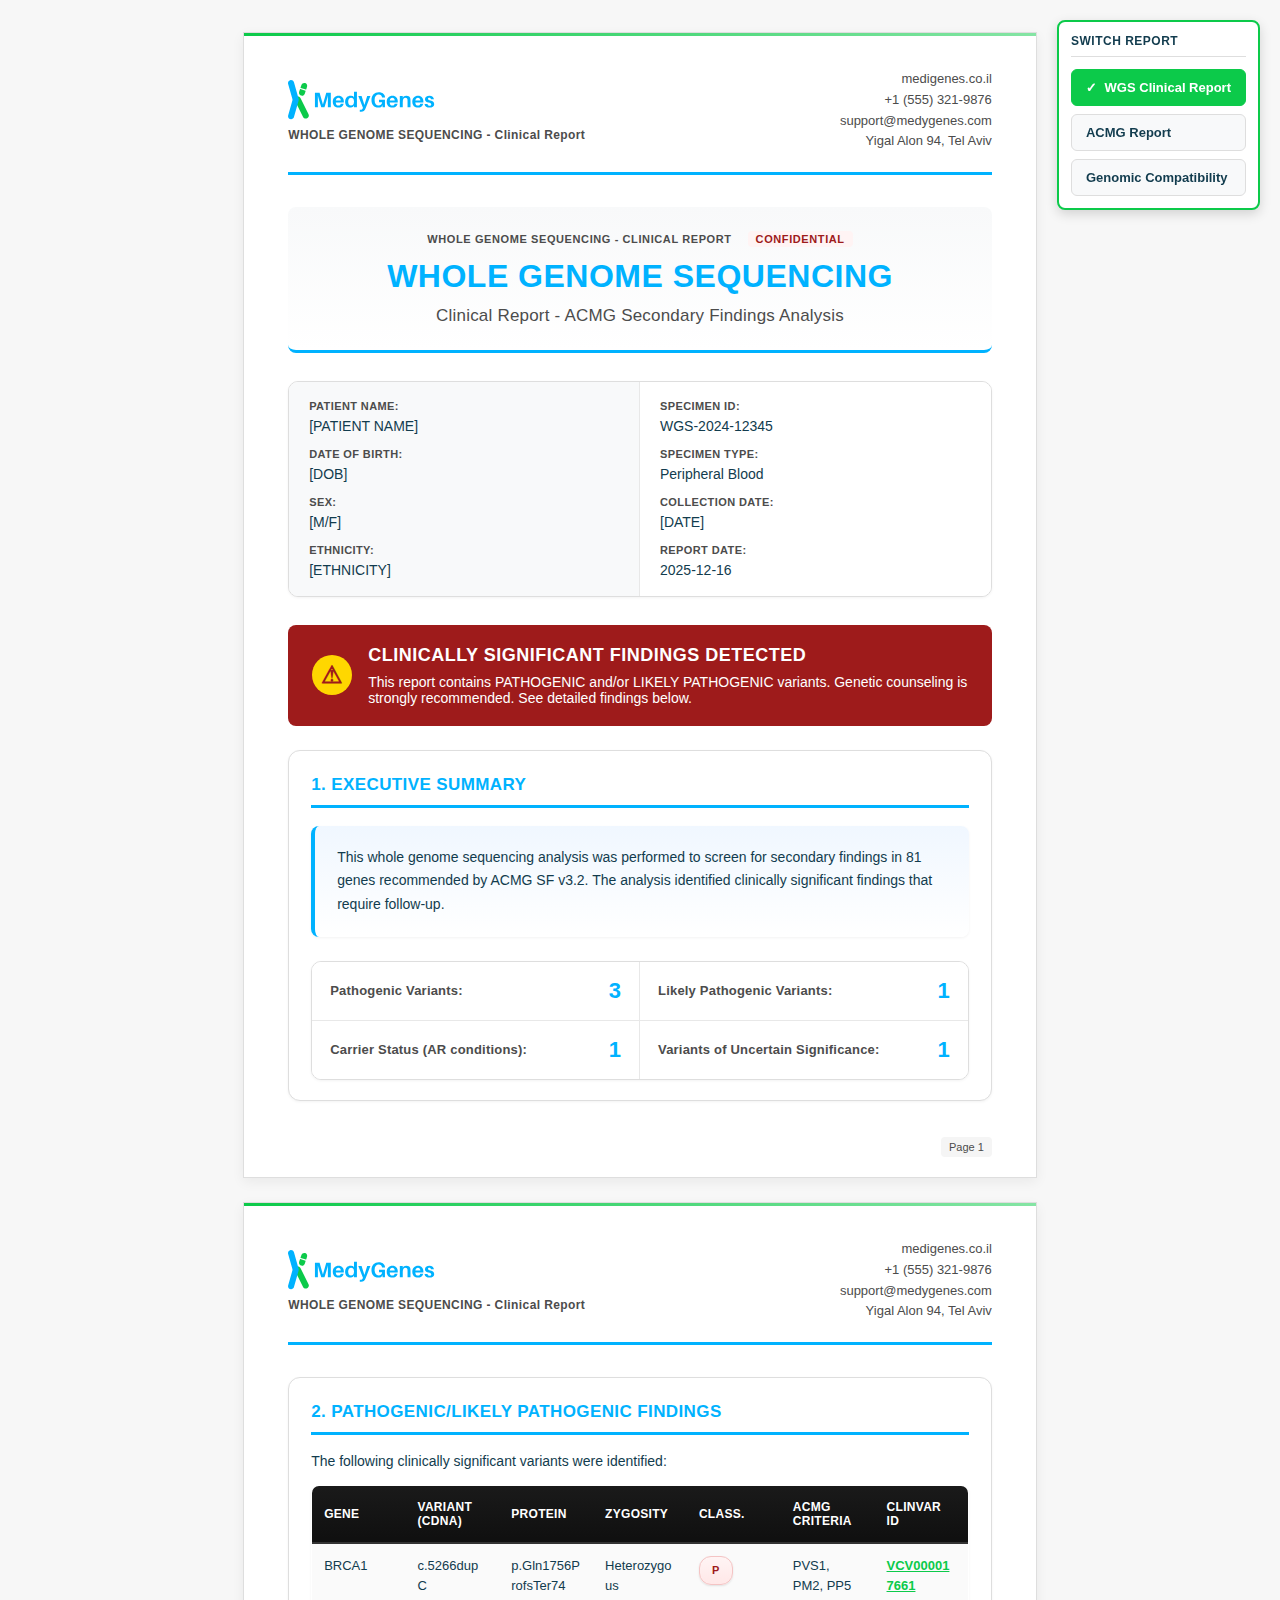
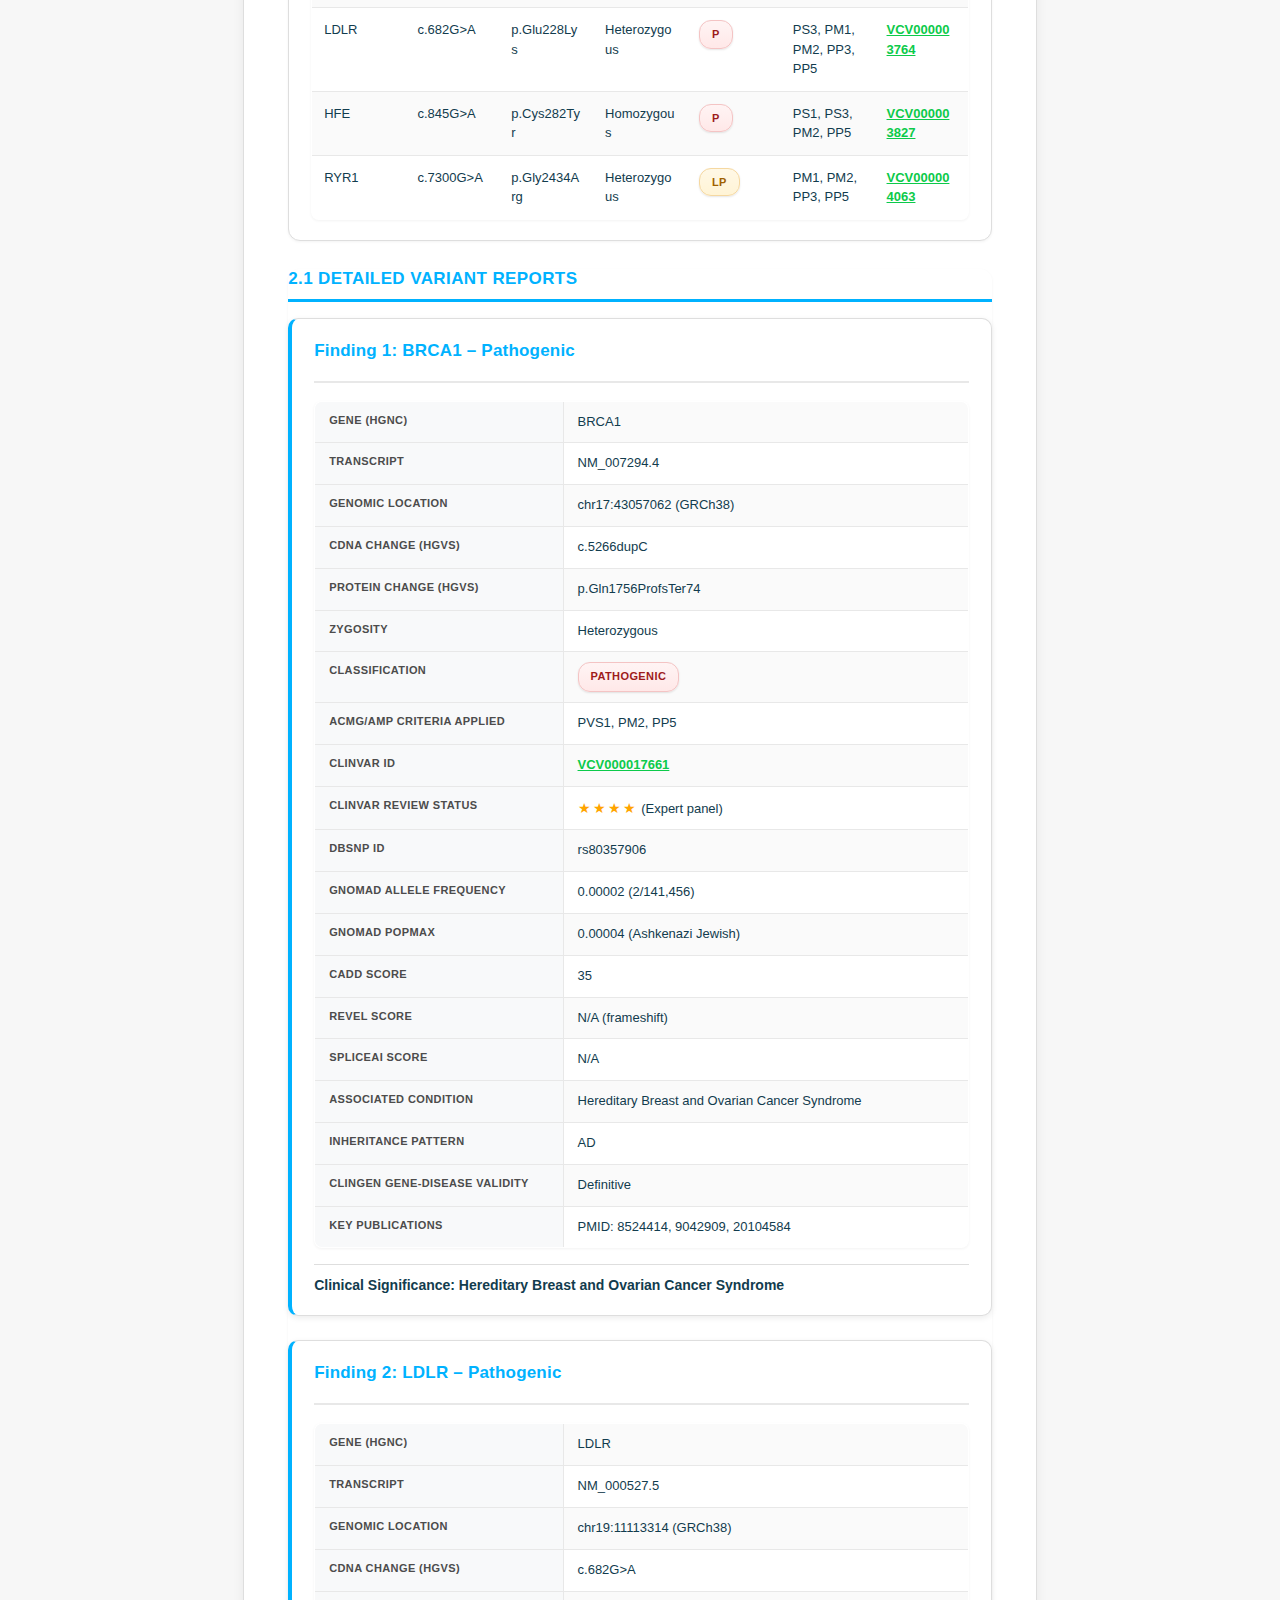
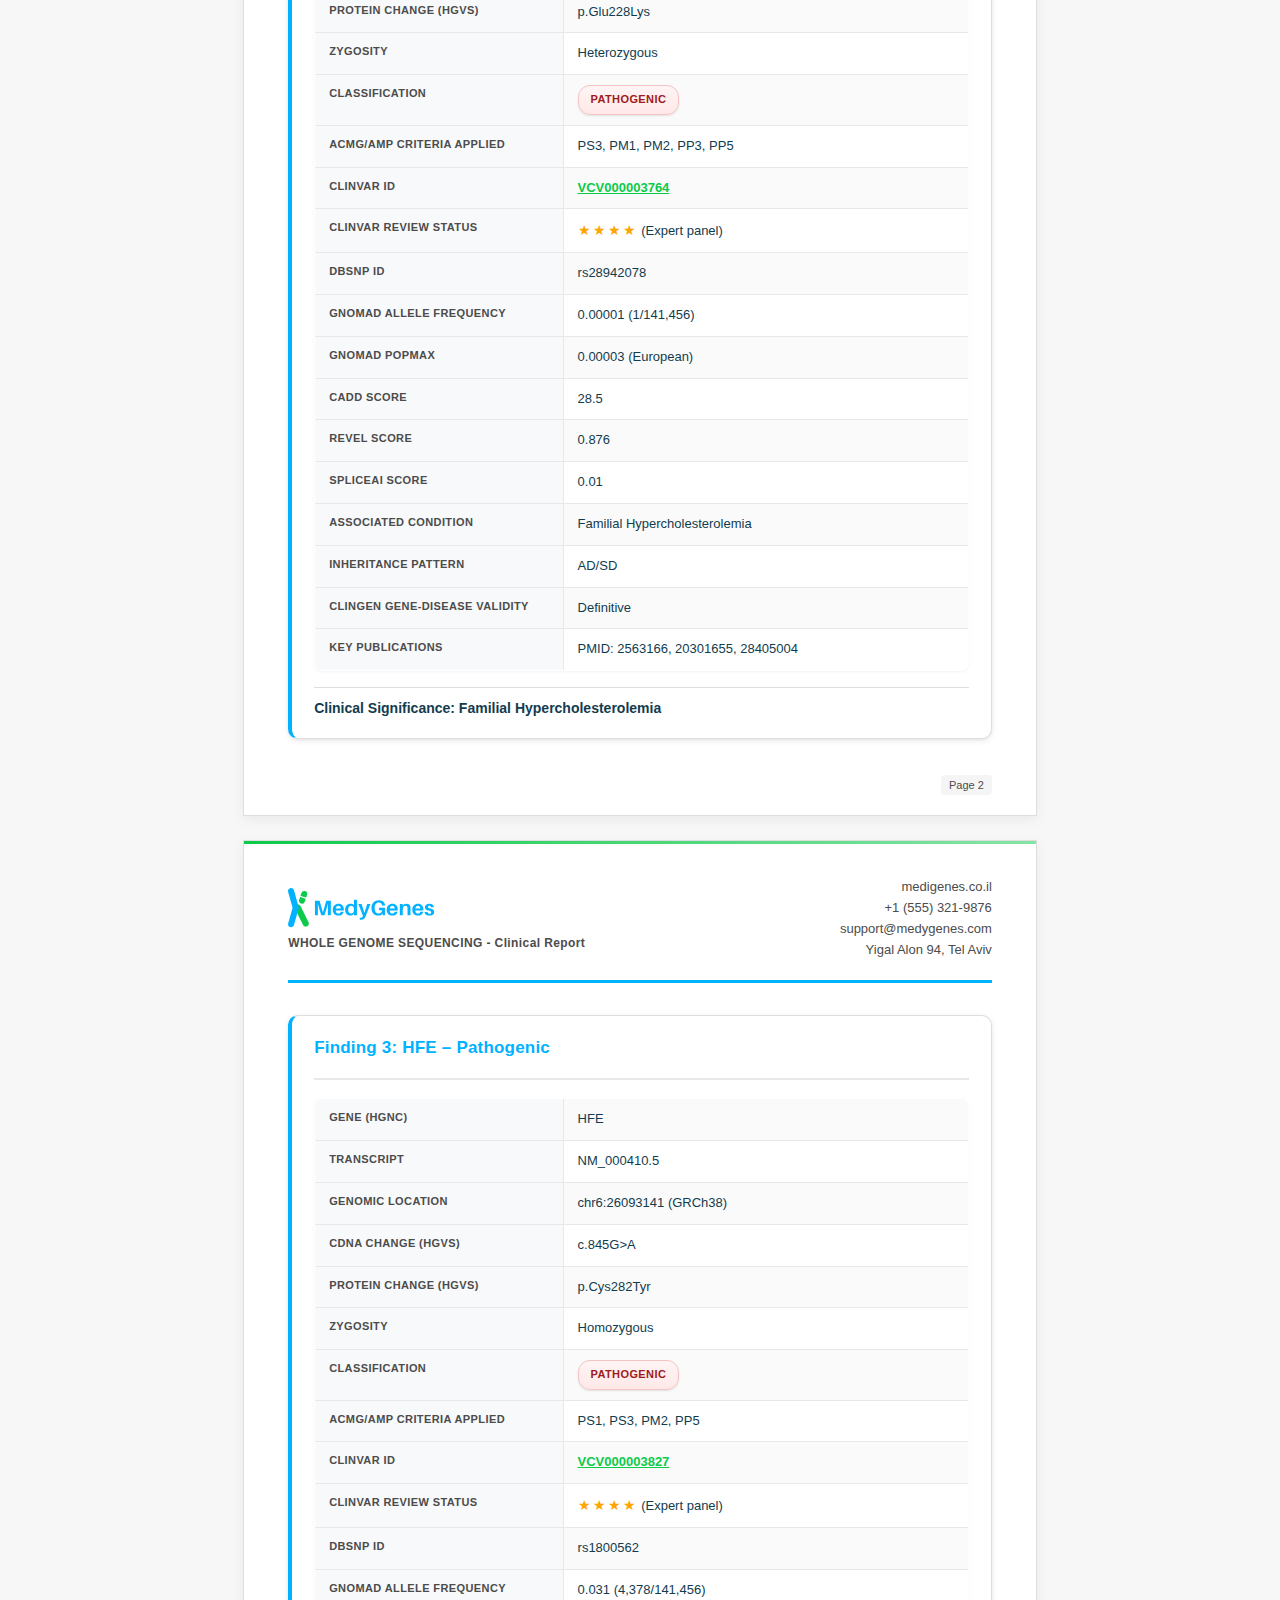
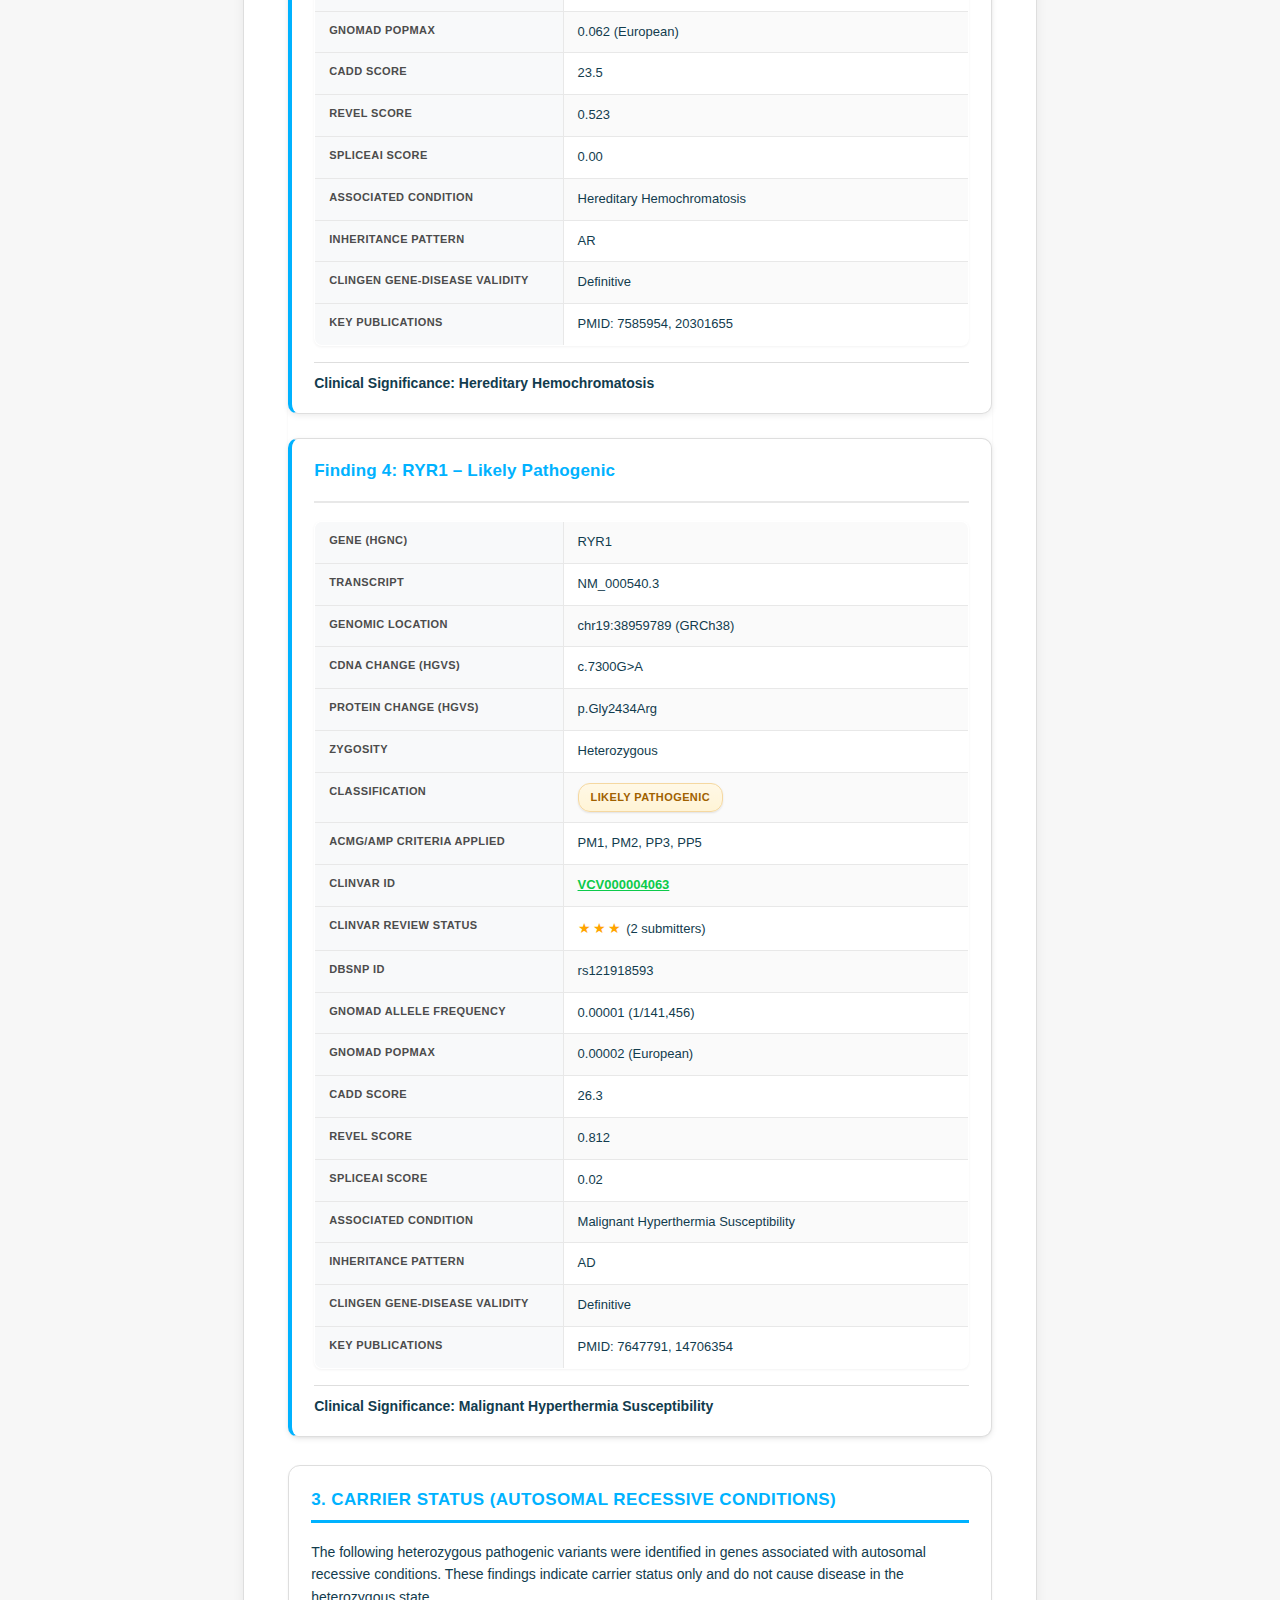
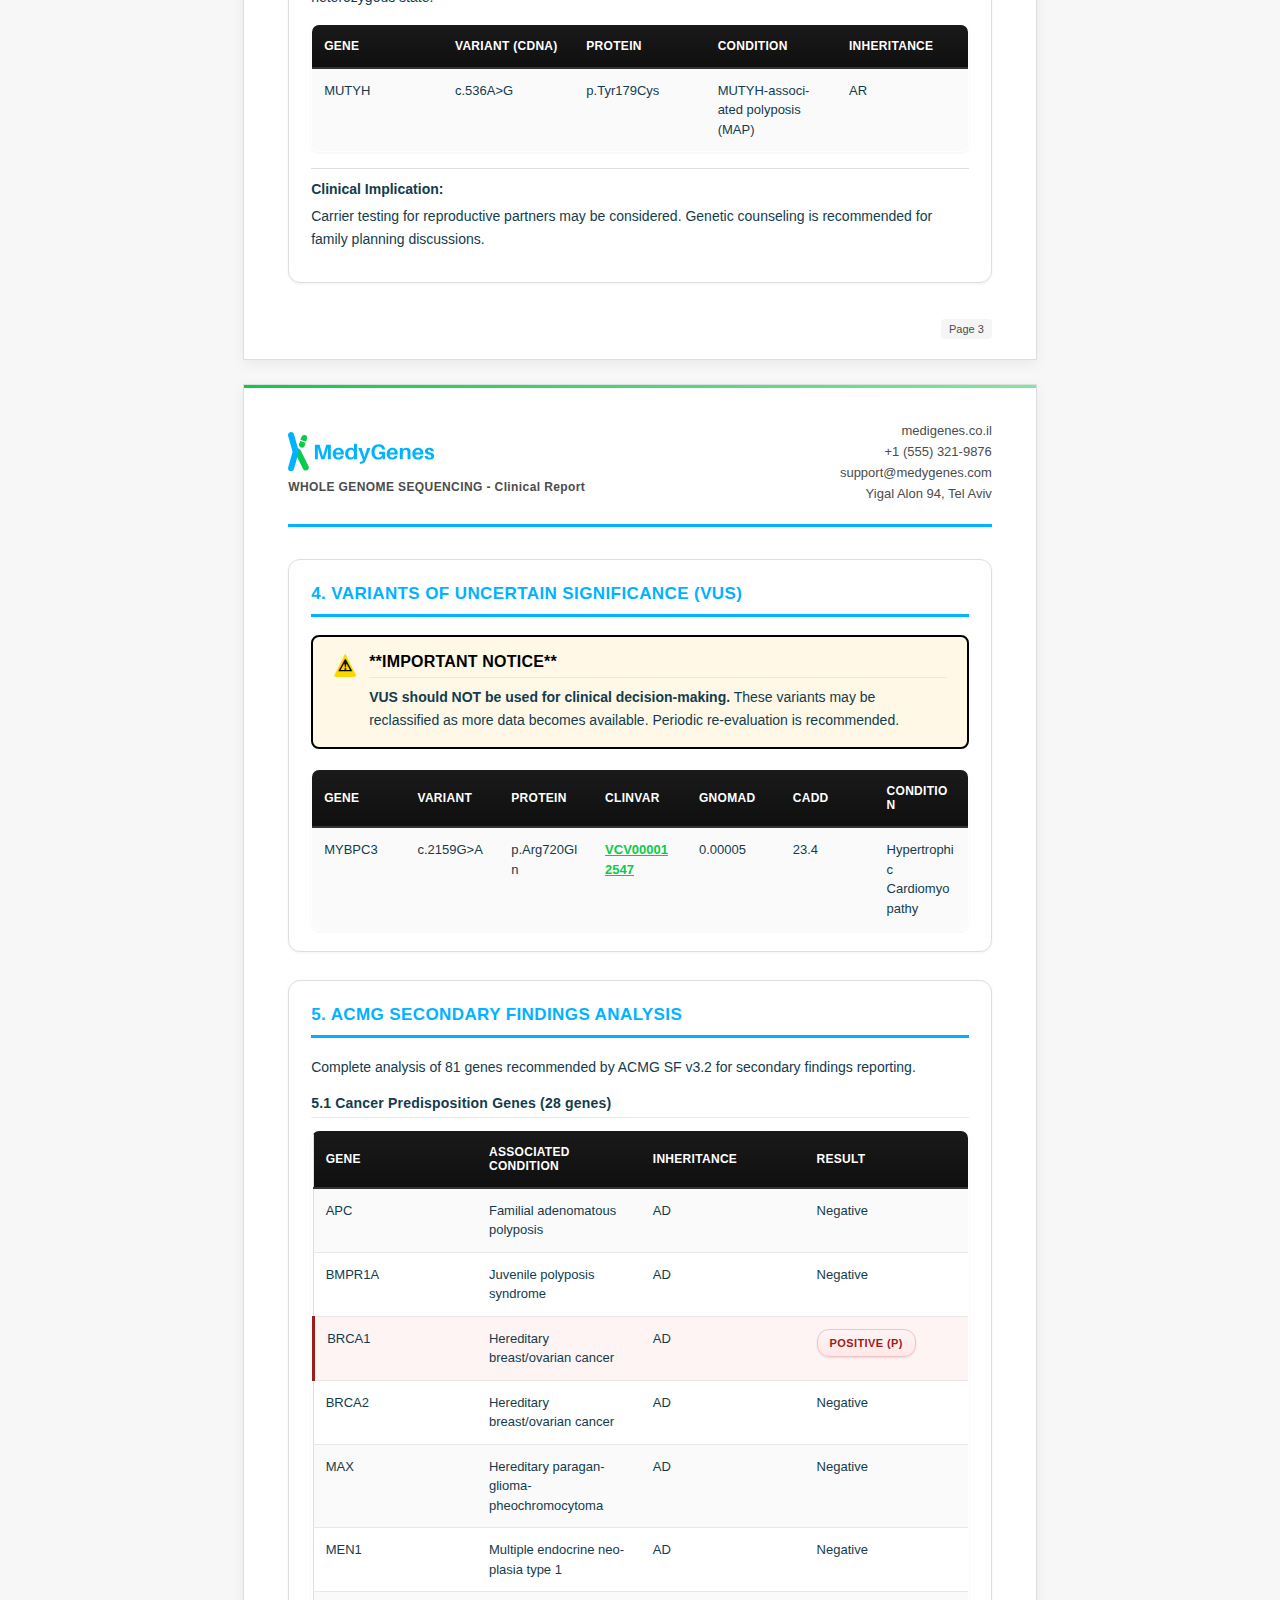
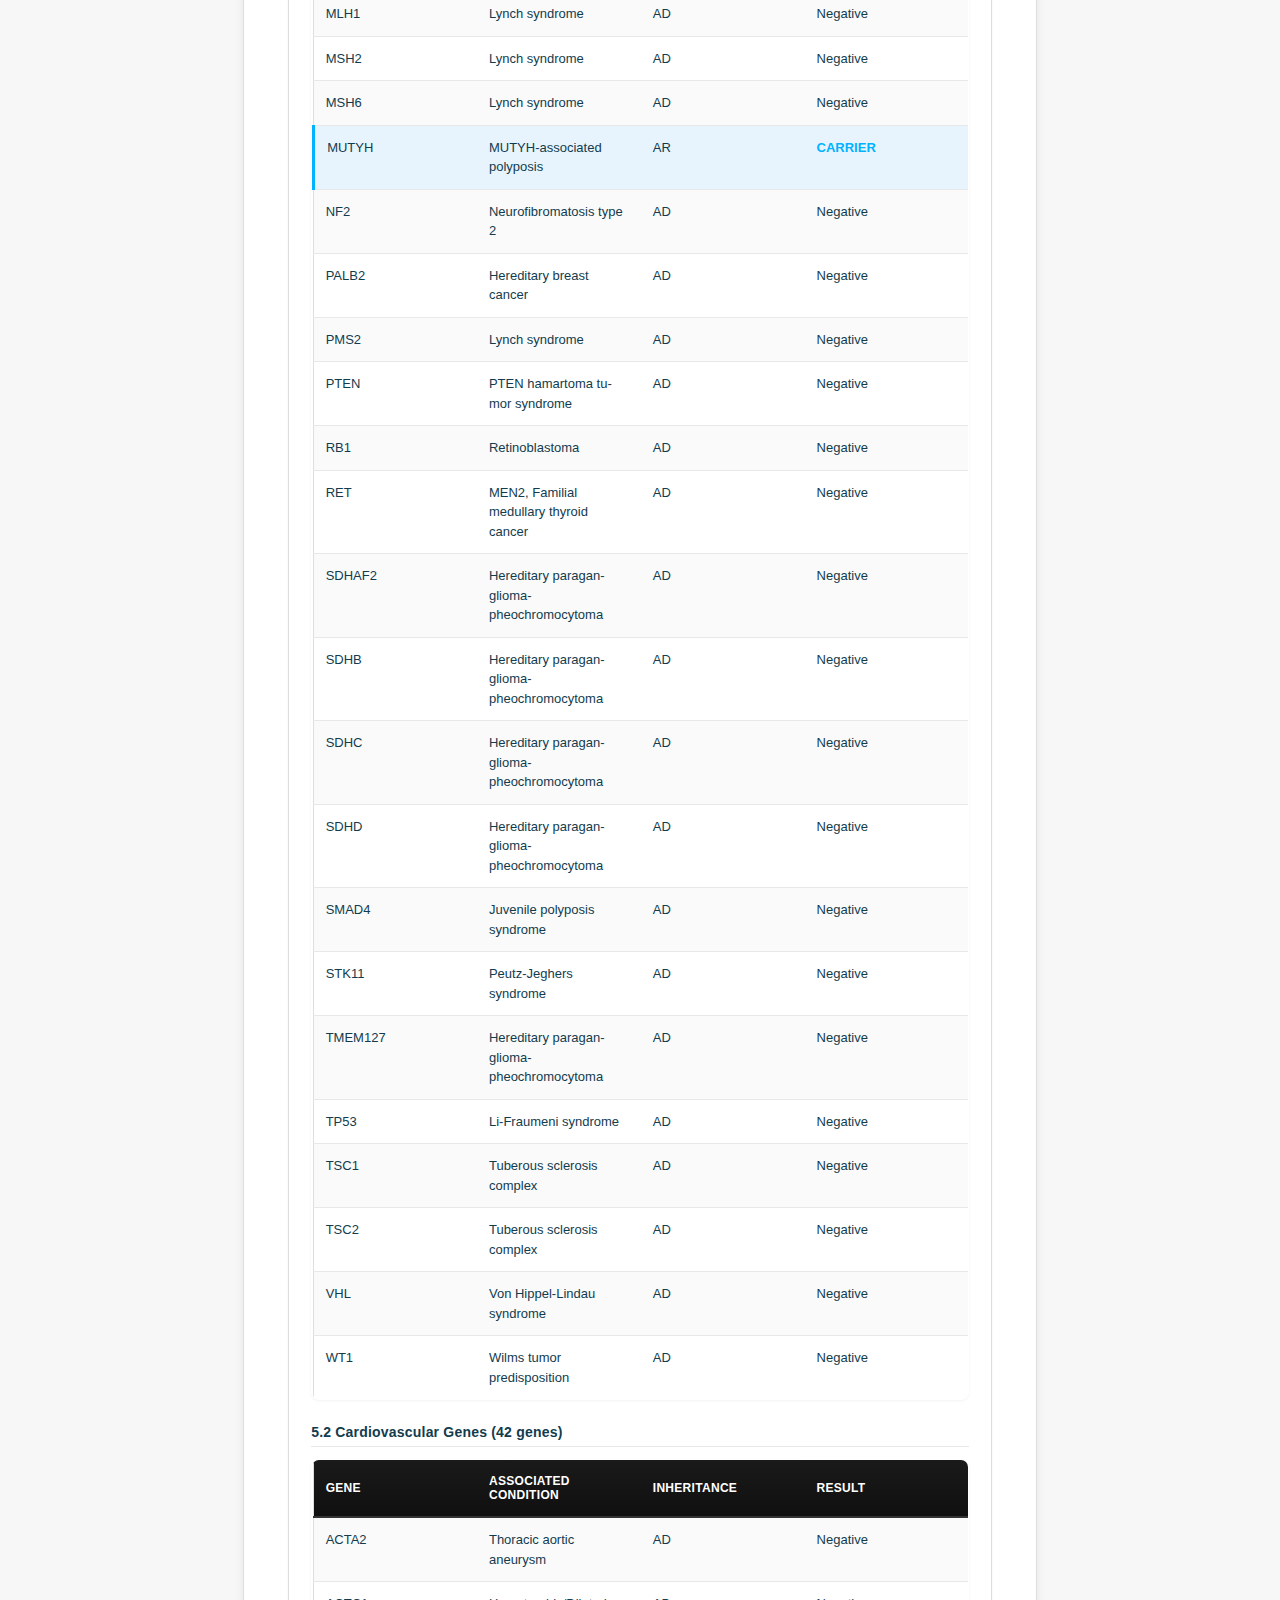
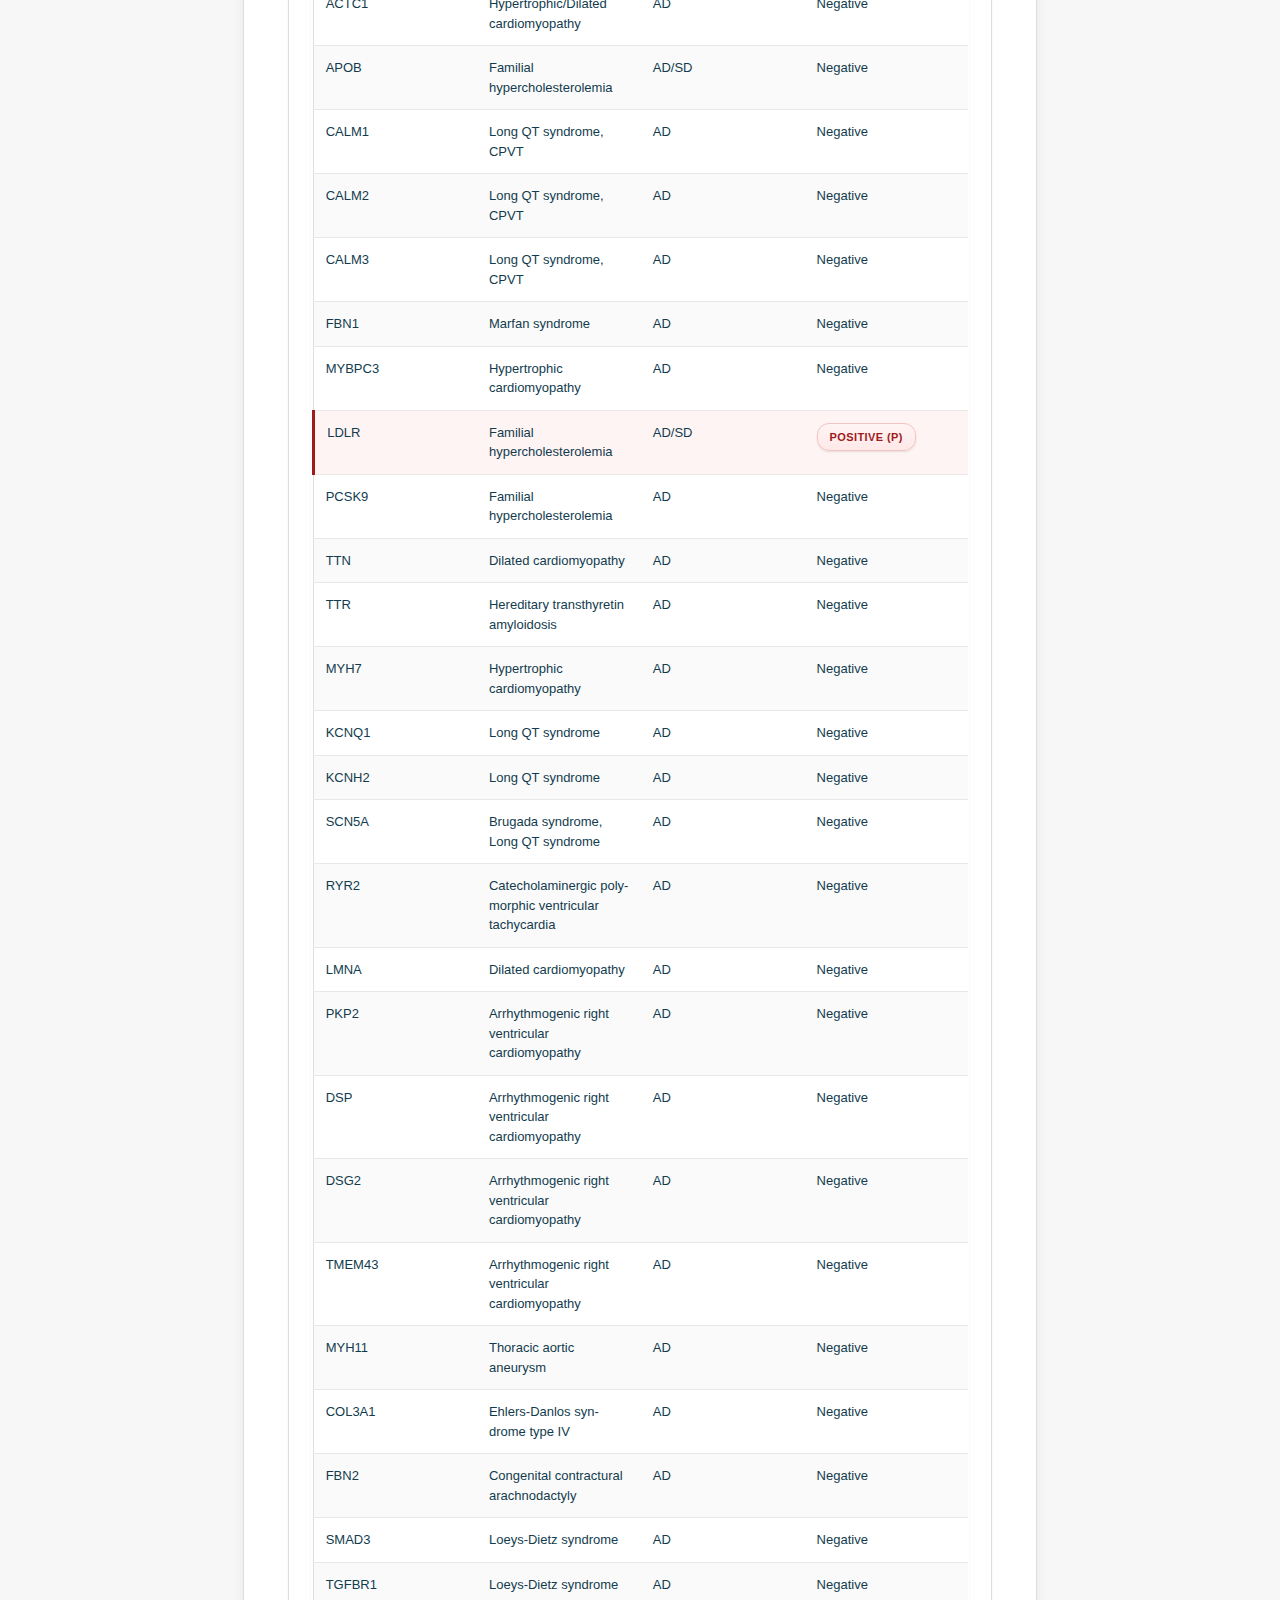
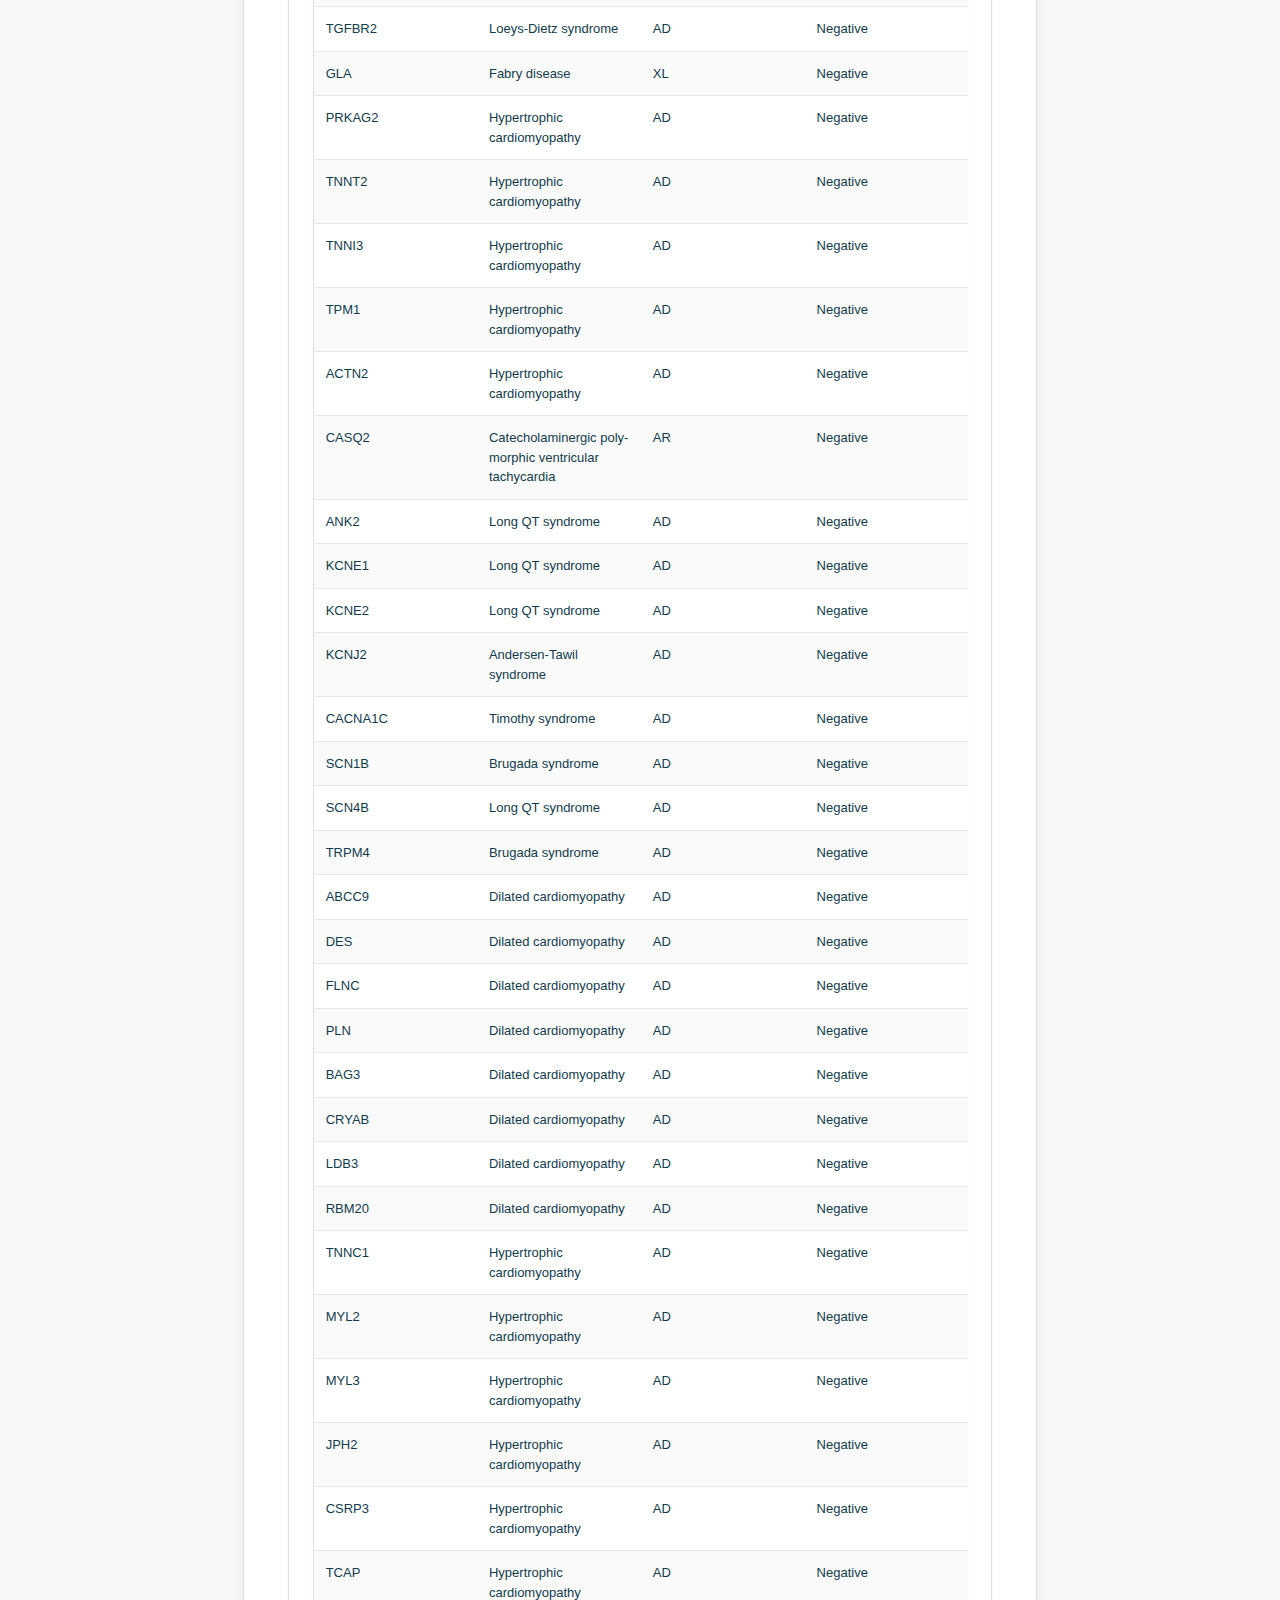
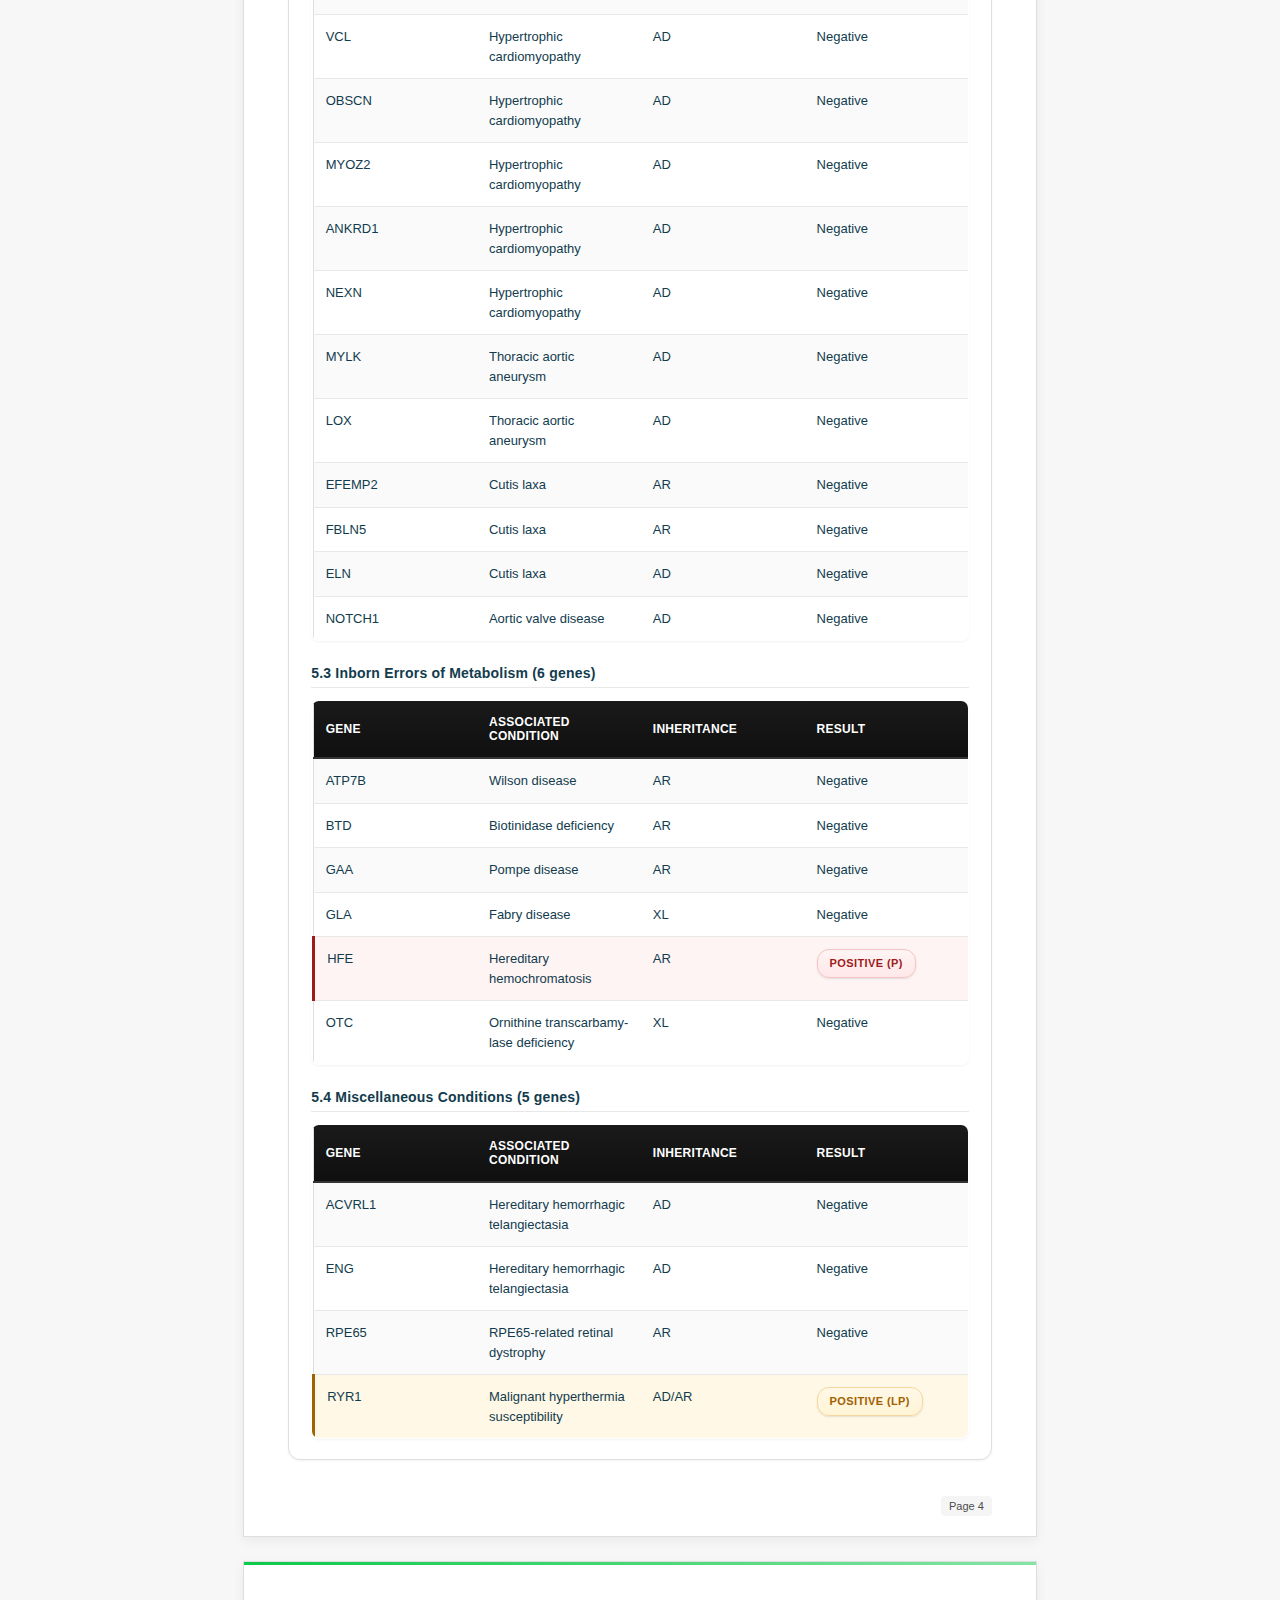
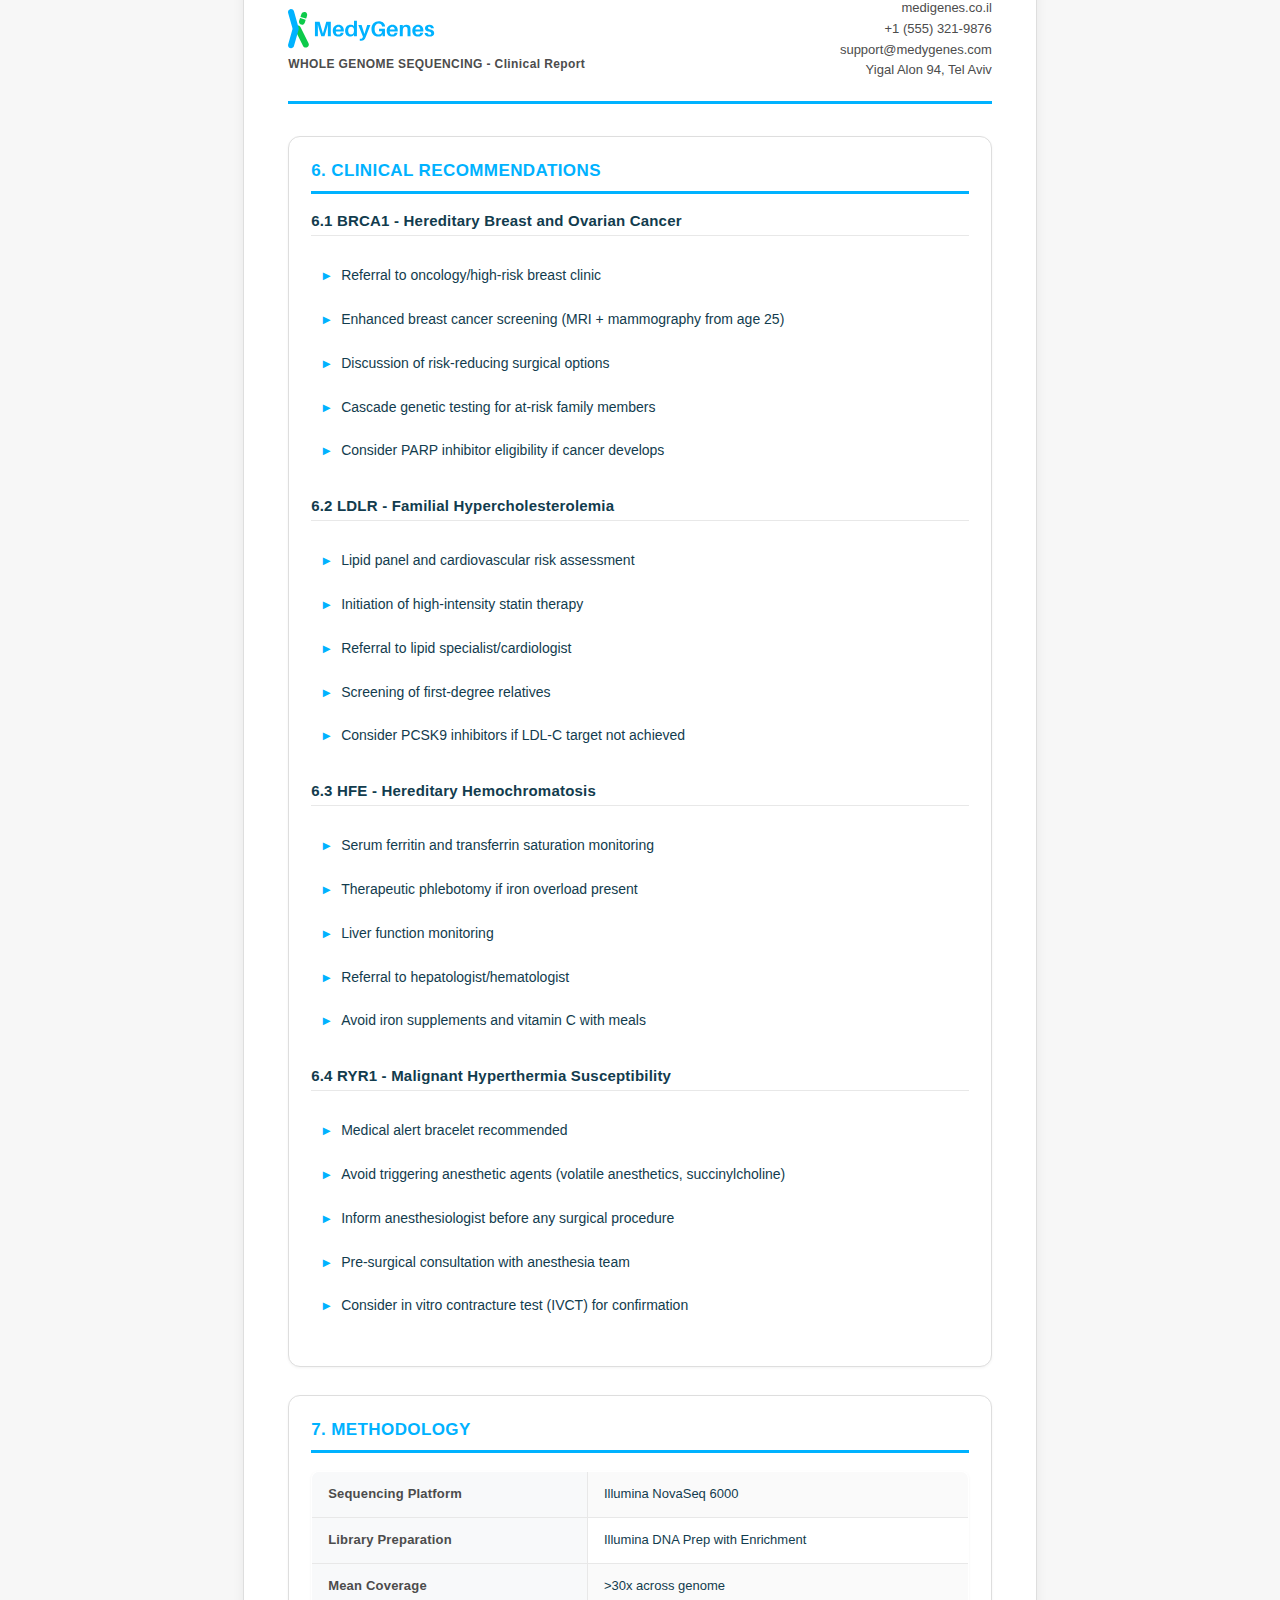
<file: index.html>
<!DOCTYPE html>
<html lang="en">
<head>
  <meta charset="UTF-8">
  <meta name="viewport" content="width=device-width, initial-scale=1.0">
  <title>MedyGenes | WGS Clinical Report</title>
  <style>
    :root {
      --bg: #f7f7f7;
      --panel: #ffffff;
      --text: #123C4E;
      --muted: #4c4c4c;
      --accent: #0CCA4A;
      --border: #dedede;
    }
    * { box-sizing: border-box; }
    body {
      margin: 0;
      font-family: "Helvetica Neue", Helvetica, Arial, sans-serif;
      background: var(--bg);
      color: var(--text);
      padding: 0;
    }
    @media screen {
      body {
        padding: 32px;
        display: flex;
        flex-direction: column;
        align-items: center;
      }
    }
    .page {
      width: 210mm;
      min-height: 297mm;
      background: var(--panel);
      padding: 36px 44px 48px;
      page-break-after: always;
      position: relative;
      border: 1px solid var(--border);
      box-shadow: 0 4px 12px rgba(0, 0, 0, 0.06);
      margin-bottom: 24px;
      overflow-x: hidden;
      box-sizing: border-box;
    }
    .page:last-child {
      page-break-after: auto;
    }
    .page::before {
      content: '';
      position: absolute;
      top: 0;
      left: 0;
      right: 0;
      height: 3px;
      background: linear-gradient(90deg, var(--accent) 0%, #0CCA4A80 100%);
    }
    .page-number {
      position: absolute;
      bottom: 20px;
      right: 44px;
      font-size: 11px;
      color: var(--muted);
      font-weight: 500;
      padding: 4px 8px;
      background: #f5f5f5;
      border-radius: 4px;
    }
    .topbar {
      display: flex;
      justify-content: space-between;
      align-items: center;
      margin-bottom: 32px;
      border-bottom: 3px solid #00B2FF;
      padding-bottom: 20px;
    }
    .brand {
      display: flex;
      flex-direction: column;
      align-items: flex-start;
      gap: 8px;
      font-weight: 700;
      letter-spacing: 0.4px;
    }
    .brand .mark {
      width: auto;
      height: 40px;
      display: flex;
      align-items: center;
    }
    .brand .mark img {
      height: 100%;
      width: auto;
      display: block;
    }
    .contact {
      text-align: right;
      font-size: 13px;
      color: var(--muted);
      line-height: 1.6;
    }
    .report-title-block {
      text-align: center;
      margin-bottom: 28px;
      padding: 24px;
      border-bottom: 3px solid #00B2FF;
      position: relative;
      background: linear-gradient(180deg, #f8f9fa 0%, #ffffff 100%);
      border-radius: 8px;
    }
    .report-title-top {
      font-size: 11px;
      color: var(--muted);
      margin: 0 0 10px 0;
      letter-spacing: 0.6px;
      text-transform: uppercase;
      display: flex;
      justify-content: center;
      align-items: center;
      gap: 16px;
      font-weight: 600;
    }
    .confidential-label {
      color: #9e1b1b;
      font-weight: 700;
      padding: 2px 8px;
      background: #fff4f4;
      border-radius: 4px;
    }
    .report-title {
      font-size: 32px;
      font-weight: 700;
      color: #00B2FF;
      margin: 0 0 10px 0;
      letter-spacing: 0.5px;
      line-height: 1.2;
    }
    .report-subtitle {
      font-size: 17px;
      color: var(--muted);
      margin: 0;
      font-weight: 500;
      letter-spacing: 0.2px;
    }
    .patient-specimen-grid {
      display: grid;
      grid-template-columns: 1fr 1fr;
      gap: 0;
      border: 1px solid var(--border);
      border-radius: 10px;
      overflow: hidden;
      margin-bottom: 28px;
      box-shadow: 0 1px 3px rgba(0, 0, 0, 0.05);
      background: #ffffff;
    }
    .patient-specimen-col {
      padding: 18px 20px;
      border-right: 1px solid #e8e8e8;
      background: #ffffff;
    }
    .patient-specimen-col:first-child {
      background: #f8f9fa;
    }
    .patient-specimen-col:last-child {
      border-right: none;
    }
    .patient-specimen-col .label {
      color: #4c4c4c;
      font-size: 11px;
      letter-spacing: 0.4px;
      text-transform: uppercase;
      margin-bottom: 6px;
      display: block;
      font-weight: 600;
    }
    .patient-specimen-col > div {
      margin-bottom: 14px;
      font-size: 14px;
      color: var(--text);
      font-weight: 500;
    }
    .patient-specimen-col > div:last-child {
      margin-bottom: 0;
    }
    .section {
      margin-bottom: 28px;
      padding: 24px 22px 20px;
      border: 1px solid var(--border);
      border-radius: 12px;
      background: #ffffff;
      box-shadow: 0 1px 3px rgba(0, 0, 0, 0.05);
      break-inside: avoid;
      page-break-inside: avoid;
      max-width: 100%;
    }
    /* Allow APPENDIX section to break across pages */
    section[class*="appendix"],
    .appendix-section {
      break-inside: auto;
      page-break-inside: auto;
      overflow: visible;
    }
    .section h3 {
      margin: 0 0 18px;
      font-size: 17px;
      letter-spacing: 0.4px;
      text-transform: uppercase;
      color: #00B2FF;
      font-weight: 700;
      border-bottom: 3px solid #00B2FF;
      padding-bottom: 10px;
    }
    .section h4 {
      margin: 24px 0 12px 0;
      font-size: 15px;
      font-weight: 700;
      color: var(--text);
      letter-spacing: 0.2px;
      padding-bottom: 6px;
      border-bottom: 1px solid #e8e8e8;
    }
    .section h4:first-child {
      margin-top: 0;
    }
    .meta-grid {
      display: grid;
      grid-template-columns: repeat(3, 1fr);
      gap: 12px 18px;
      font-size: 14px;
      font-family: "Helvetica Neue", Helvetica, Arial, sans-serif;
    }
    .meta-grid > div > div {
      font-family: "Helvetica Neue", Helvetica, Arial, sans-serif;
      font-size: 14px;
      color: var(--text);
      font-weight: 400;
    }
    .meta-grid .label {
      color: var(--muted);
      font-size: 12px;
      letter-spacing: 0.3px;
      text-transform: uppercase;
      margin-bottom: 4px;
      display: block;
      font-family: "Helvetica Neue", Helvetica, Arial, sans-serif;
    }
    .findings-banner {
      background: #9e1b1b;
      border-radius: 8px;
      padding: 20px 24px;
      margin-bottom: 24px;
      display: flex;
      align-items: center;
      justify-content: flex-start;
      gap: 16px;
    }
    .findings-banner-icon {
      width: 40px;
      height: 40px;
      background: #ffd700;
      border-radius: 50%;
      display: flex;
      align-items: center;
      justify-content: center;
      flex-shrink: 0;
      font-size: 24px;
      font-weight: 700;
      color: #9e1b1b;
    }
    .findings-banner-content {
      flex: 1;
      text-align: left;
    }
    .findings-banner h4 {
      margin: 0 0 8px 0;
      font-size: 18px;
      color: #ffffff;
      font-weight: 700;
      text-transform: uppercase;
      letter-spacing: 0.5px;
    }
    .findings-banner p {
      margin: 0;
      font-size: 14px;
      color: #ffffff;
      font-weight: 500;
    }
    .intro-section {
      margin-bottom: 24px;
      padding: 20px 22px;
      background: linear-gradient(180deg, #f0f7ff 0%, #ffffff 100%);
      border-left: 4px solid #00B2FF;
      border-radius: 8px;
      box-shadow: 0 1px 3px rgba(0, 0, 0, 0.05);
    }
    .intro-section p {
      margin: 0 0 12px 0;
      font-size: 14px;
      line-height: 1.7;
      color: var(--text);
    }
    .intro-section p:last-child {
      margin-bottom: 0;
    }
    .counts-summary {
      display: grid;
      grid-template-columns: repeat(2, 1fr);
      gap: 0;
      margin-top: 18px;
      border: 1px solid var(--border);
      border-radius: 10px;
      overflow: hidden;
      box-shadow: 0 1px 3px rgba(0, 0, 0, 0.05);
    }
    .count-item {
      background: #ffffff;
      border-right: 1px solid #e8e8e8;
      border-bottom: 1px solid #e8e8e8;
      padding: 16px 18px;
      display: flex;
      justify-content: space-between;
      align-items: center;
      transition: background-color 0.2s ease;
    }
    .count-item:hover {
      background: #f8f9fa;
    }
    .count-item:nth-child(even) {
      border-right: none;
    }
    .count-item:nth-child(n+3) {
      border-bottom: none;
    }
    .count-item .count-label {
      font-size: 13px;
      color: var(--muted);
      font-weight: 600;
      letter-spacing: 0.2px;
    }
    .count-item .count-value {
      font-size: 22px;
      font-weight: 700;
      color: #00B2FF;
    }
    table {
      width: 100%;
      max-width: 100%;
      border-collapse: collapse;
      font-size: 13px;
      margin-top: 12px;
      border: 1px solid var(--border);
      border-radius: 8px;
      overflow: hidden;
      box-shadow: 0 1px 3px rgba(0, 0, 0, 0.05);
      page-break-inside: auto;
      table-layout: fixed;
      word-wrap: break-word;
    }
    thead {
      background: linear-gradient(180deg, #1a1a1a 0%, #0f0f0f 100%);
      color: #fff;
    }
    th {
      padding: 14px 12px;
      text-align: left;
      vertical-align: middle;
      font-weight: 600;
      font-size: 12px;
      letter-spacing: 0.3px;
      text-transform: uppercase;
      border-bottom: 2px solid #333;
      word-wrap: break-word;
      overflow-wrap: break-word;
    }
    td {
      padding: 12px;
      border-bottom: 1px solid #e8e8e8;
      text-align: left;
      vertical-align: top;
      line-height: 1.5;
      word-wrap: break-word;
      overflow-wrap: break-word;
      hyphens: auto;
    }
    /* Specific styling for 10.4 table to prevent overflow - using inline styles in HTML instead */
    /* Ensure badges and status spans don't break */
    td .badge,
    td span[style*="CARRIER"],
    td span[style*="POSITIVE"],
    td span[style*="Negative"] {
      white-space: nowrap;
      display: inline-block;
    }
    /* Prevent line breaks in Result column cells - only for ACMG analysis tables */
    table.acmg-result-table tbody td:last-child {
      white-space: nowrap;
    }
    tbody tr {
      transition: background-color 0.2s ease;
    }
    tbody tr:nth-child(odd) { 
      background: #fafafa; 
    }
    tbody tr:hover {
      background: #f0f7ff;
    }
    tbody tr:last-child td {
      border-bottom: none;
    }
    tbody tr.positive-pathogenic {
      background: #fff4f4;
      border-left: 4px solid #9e1b1b;
    }
    tbody tr.positive-likely-pathogenic {
      background: #fff8e6;
      border-left: 4px solid #a06100;
    }
    tbody tr.carrier-status {
      background: #e8f4fd;
      border-left: 4px solid #00B2FF;
    }
    .badge {
      display: inline-block;
      padding: 5px 12px;
      border-radius: 12px;
      font-size: 11px;
      letter-spacing: 0.4px;
      font-weight: 700;
      text-transform: uppercase;
      box-shadow: 0 1px 2px rgba(0, 0, 0, 0.1);
      white-space: nowrap;
    }
    .badge.pathogenic {
      background: linear-gradient(180deg, #fff4f4 0%, #ffe8e8 100%);
      color: #9e1b1b;
      border: 1px solid #f4c4c4;
    }
    .badge.likely-pathogenic {
      background: linear-gradient(180deg, #fff8e6 0%, #fff4d6 100%);
      color: #a06100;
      border: 1px solid #f5d8a1;
    }
    .finding-card {
      border: 1px solid var(--border);
      border-radius: 10px;
      padding: 22px;
      background: #ffffff;
      box-shadow: 0 2px 6px rgba(0, 0, 0, 0.08);
      margin-bottom: 24px;
      border-left: 4px solid #00B2FF;
      break-inside: avoid;
      page-break-inside: avoid;
    }
    .finding-header {
      border-bottom: 2px solid #e8e8e8;
      padding-bottom: 14px;
      margin-bottom: 18px;
    }
    .finding-title {
      font-size: 17px;
      font-weight: 700;
      color: #00B2FF;
      margin: 0 0 6px 0;
      letter-spacing: 0.2px;
    }
    .finding-clinical-significance {
      font-size: 14px;
      color: var(--muted);
      font-style: italic;
    }
    .clinical-significance-below {
      margin-top: 16px;
      padding-top: 12px;
      border-top: 1px solid var(--border);
      font-size: 14px;
      font-weight: 600;
      color: var(--text);
    }
    .clinvar-stars {
      color: #ffa500;
      font-size: 14px;
      letter-spacing: 2px;
    }
    .key-value-table {
      width: 100%;
      max-width: 100%;
      border-collapse: collapse;
      margin-top: 12px;
      border: 1px solid #e8e8e8;
      border-radius: 8px;
      overflow: hidden;
      table-layout: auto;
      word-wrap: break-word;
    }
    .key-value-table td {
      padding: 10px 14px;
      border-bottom: 1px solid #e8e8e8;
      font-size: 13px;
      line-height: 1.6;
    }
    .key-value-table tr:last-child td {
      border-bottom: none;
    }
    .key-value-table td:first-child {
      font-weight: 600;
      color: #4c4c4c;
      width: 38%;
      text-transform: uppercase;
      font-size: 11px;
      letter-spacing: 0.4px;
      background: #f8f9fa;
      border-right: 1px solid #e8e8e8;
    }
    .key-value-table td:last-child {
      color: var(--text);
      font-weight: 500;
    }
    .notice-box {
      background: #fff8e6;
      border: 2px solid #000000;
      border-radius: 8px;
      padding: 16px 20px;
      margin-bottom: 20px;
      display: flex;
      align-items: flex-start;
      gap: 12px;
    }
    .notice-box-icon {
      width: 24px;
      height: 24px;
      background: #ffd700;
      border-radius: 4px;
      display: flex;
      align-items: center;
      justify-content: center;
      flex-shrink: 0;
      font-size: 16px;
      font-weight: 700;
      color: #000000;
      clip-path: polygon(50% 0%, 0% 100%, 100% 100%);
    }
    .notice-box-content {
      flex: 1;
    }
    .notice-box h4 {
      margin: 0 0 8px 0;
      font-size: 16px;
      color: #000000;
      font-weight: 700;
    }
    .notice-box p {
      margin: 0;
      font-size: 14px;
      color: var(--text);
      line-height: 1.6;
    }
    .detail-link {
      color: var(--accent);
      text-decoration: underline;
      font-weight: 700;
    }
    .detail-link:hover { text-decoration: underline; }
    .recommendations-list {
      list-style: none;
      padding: 0;
      margin: 18px 0;
    }
    .recommendations-list li {
      padding: 10px 0 10px 28px;
      position: relative;
      font-size: 14px;
      line-height: 1.7;
      color: var(--text);
      border-left: 2px solid transparent;
      transition: all 0.2s ease;
    }
    .recommendations-list li:hover {
      border-left-color: #00B2FF;
      padding-left: 32px;
    }
    .recommendations-list li::before {
      content: '▸';
      position: absolute;
      left: 10px;
      color: #00B2FF;
      font-weight: 700;
      font-size: 14px;
    }
    .methodology-table {
      width: 100%;
      max-width: 100%;
      border-collapse: collapse;
      margin-top: 14px;
      border: 1px solid var(--border);
      border-radius: 8px;
      overflow: hidden;
      table-layout: auto;
      word-wrap: break-word;
    }
    .methodology-table td {
      padding: 12px 16px;
      border-bottom: 1px solid #e8e8e8;
      font-size: 13px;
      line-height: 1.6;
    }
    .methodology-table tr:last-child td {
      border-bottom: none;
    }
    .methodology-table td:first-child {
      font-weight: 600;
      color: #4c4c4c;
      width: 42%;
      background: #f8f9fa;
      border-right: 1px solid #e8e8e8;
      letter-spacing: 0.2px;
    }
    .methodology-table td:last-child {
      color: var(--text);
      font-weight: 500;
    }
    .footer {
      margin-top: 36px;
      display: flex;
      justify-content: space-between;
      color: var(--muted);
      font-size: 12px;
    }
    .signature-block {
      margin-top: 40px;
      padding-top: 32px;
      border-top: 2px solid var(--border);
    }
    .signature-line {
      margin-bottom: 24px;
    }
    .signature-line .signature-name {
      font-weight: 700;
      font-size: 14px;
      color: var(--text);
      margin-bottom: 4px;
    }
    .signature-line .signature-credentials {
      font-size: 12px;
      color: var(--muted);
      margin-bottom: 8px;
    }
    .signature-line .signature-date {
      font-size: 12px;
      color: var(--muted);
    }
    /* Report Navigation Button */
    .report-nav {
      position: fixed;
      top: 20px;
      right: 20px;
      z-index: 1000;
      background: #ffffff;
      border: 2px solid var(--accent);
      border-radius: 8px;
      box-shadow: 0 4px 12px rgba(0, 0, 0, 0.15);
      padding: 12px;
      display: flex;
      flex-direction: column;
      gap: 8px;
      min-width: 200px;
    }
    .report-nav-header {
      font-size: 12px;
      font-weight: 700;
      color: var(--text);
      text-transform: uppercase;
      letter-spacing: 0.5px;
      padding-bottom: 8px;
      border-bottom: 1px solid var(--border);
      margin-bottom: 4px;
    }
    .report-nav-btn {
      padding: 10px 14px;
      background: #f8f9fa;
      border: 1px solid var(--border);
      border-radius: 6px;
      font-size: 13px;
      font-weight: 600;
      color: var(--text);
      cursor: pointer;
      transition: all 0.2s ease;
      text-align: left;
      text-decoration: none;
      display: block;
    }
    .report-nav-btn:hover {
      background: var(--accent);
      color: #ffffff;
      border-color: var(--accent);
      transform: translateX(4px);
    }
    .report-nav-btn.active {
      background: var(--accent);
      color: #ffffff;
      border-color: var(--accent);
    }
    .report-nav-btn.active::before {
      content: '✓ ';
      margin-right: 4px;
    }
    @page {
      size: A4;
      margin: 0;
    }
    @media print {
      .report-nav {
        display: none;
      }
      body { 
        background: #fff; 
        padding: 0;
        margin: 0;
      }
      .page { 
        box-shadow: none; 
        border: 1px solid #e0e0e0; 
        width: 210mm;
        height: 297mm;
        min-height: 297mm;
        margin: 0;
        padding: 36px 44px 48px;
        page-break-after: always;
      }
      .page:last-child {
        page-break-after: auto;
        min-height: auto;
      }
      .section { 
        break-inside: auto; 
        page-break-inside: auto;
        margin-bottom: 20px;
        orphans: 3;
        widows: 3;
      }
      .section.keep-together {
        break-inside: avoid;
        page-break-inside: avoid;
      }
      .appendix-section {
        break-inside: auto;
        page-break-inside: auto;
      }
      /* Allow APPENDIX tables to break */
      .appendix-section table {
        page-break-inside: auto;
      }
      .finding-card { 
        break-inside: avoid; 
        page-break-inside: avoid;
        orphans: 3;
        widows: 3;
      }
      table {
        page-break-inside: auto;
      }
      thead {
        display: table-header-group;
      }
      tbody {
        display: table-row-group;
      }
      tr {
        page-break-inside: avoid;
        page-break-after: auto;
      }
      td, th {
        page-break-inside: avoid;
      }
      /* Allow tables to break across pages but keep header visible */
      table {
        page-break-inside: auto;
      }
      thead tr {
        page-break-after: avoid;
        page-break-inside: avoid;
      }
      tbody tr {
        page-break-inside: avoid;
      }
      .patient-specimen-grid {
        break-inside: avoid;
        page-break-inside: avoid;
      }
      .counts-summary {
        break-inside: avoid;
        page-break-inside: avoid;
      }
      .intro-section {
        break-inside: avoid;
        page-break-inside: avoid;
      }
      .findings-banner {
        break-inside: avoid;
        page-break-inside: avoid;
      }
      .notice-box {
        break-inside: avoid;
        page-break-inside: avoid;
      }
      .recommendations-list {
        break-inside: auto;
      }
      .recommendations-list li {
        page-break-inside: avoid;
      }
      .signature-block {
        break-inside: avoid;
        page-break-inside: avoid;
      }
      .key-value-table {
        page-break-inside: auto;
      }
      .key-value-table tr {
        page-break-inside: avoid;
      }
      .methodology-table {
        page-break-inside: auto;
      }
      .methodology-table tr {
        page-break-inside: avoid;
      }
    }
  </style>
</head>
<body>
  <!-- Report Navigation -->
  <nav class="report-nav">
    <div class="report-nav-header">Switch Report</div>
    <a href="index.html" class="report-nav-btn active">WGS Clinical Report</a>
    <a href="ACMG Report/report.html" class="report-nav-btn">ACMG Report</a>
    <a href="genomic-compatibility.html" class="report-nav-btn">Genomic Compatibility</a>
  </nav>
  <!-- Page 1: Patient Information & Executive Summary -->
  <main class="page">
    <header class="topbar">
      <div class="brand">
        <div class="mark">
          <img src="assets/medygenes_logosvg.svg" alt="MedyGenes" style="height: 40px; width: auto;">
        </div>
        <div>
          <div style="font-size:12px; color:var(--muted); letter-spacing:0.4px;">WHOLE GENOME SEQUENCING - Clinical Report</div>
        </div>
      </div>
      <div class="contact">
        <div>medigenes.co.il</div>
        <div>+1 (555) 321-9876</div>
        <div>support@medygenes.com</div>
        <div>Yigal Alon 94, Tel Aviv</div>
      </div>
    </header>

    <!-- B0: Report Title Block -->
    <div class="report-title-block">
      <div class="report-title-top">
        <span>WHOLE GENOME SEQUENCING - CLINICAL REPORT</span>
        <span class="confidential-label">CONFIDENTIAL</span>
      </div>
      <h1 class="report-title">WHOLE GENOME SEQUENCING</h1>
      <p class="report-subtitle">Clinical Report - ACMG Secondary Findings Analysis</p>
    </div>

    <!-- B1: Patient / Sample Header -->
    <div class="patient-specimen-grid">
      <div class="patient-specimen-col">
        <div>
          <span class="label">Patient Name:</span>
          <div>[PATIENT NAME]</div>
        </div>
        <div>
          <span class="label">Date of Birth:</span>
          <div>[DOB]</div>
        </div>
        <div>
          <span class="label">Sex:</span>
          <div>[M/F]</div>
        </div>
        <div>
          <span class="label">Ethnicity:</span>
          <div>[ETHNICITY]</div>
        </div>
      </div>
      <div class="patient-specimen-col">
        <div>
          <span class="label">Specimen ID:</span>
          <div>WGS-2024-12345</div>
        </div>
        <div>
          <span class="label">Specimen Type:</span>
          <div>Peripheral Blood</div>
        </div>
        <div>
          <span class="label">Collection Date:</span>
          <div>[DATE]</div>
        </div>
        <div>
          <span class="label">Report Date:</span>
          <div>2025-12-16</div>
        </div>
      </div>
    </div>

    <!-- B2: Clinically Significant Findings Banner (Conditional) -->
    <div class="findings-banner">
      <div class="findings-banner-icon">⚠</div>
      <div class="findings-banner-content">
        <h4>CLINICALLY SIGNIFICANT FINDINGS DETECTED</h4>
        <p>This report contains PATHOGENIC and/or LIKELY PATHOGENIC variants. Genetic counseling is strongly recommended. See detailed findings below.</p>
      </div>
    </div>

    <!-- B3: Executive Summary -->
    <section class="section">
      <h3>1. EXECUTIVE SUMMARY</h3>
      <div class="intro-section">
        <p>This whole genome sequencing analysis was performed to screen for secondary findings in 81 genes recommended by ACMG SF v3.2. The analysis identified clinically significant findings that require follow-up.</p>
      </div>
      <div class="counts-summary">
        <div class="count-item">
          <span class="count-label">Pathogenic Variants:</span>
          <span class="count-value">3</span>
        </div>
        <div class="count-item">
          <span class="count-label">Likely Pathogenic Variants:</span>
          <span class="count-value">1</span>
        </div>
        <div class="count-item">
          <span class="count-label">Carrier Status (AR conditions):</span>
          <span class="count-value">1</span>
        </div>
        <div class="count-item">
          <span class="count-label">Variants of Uncertain Significance:</span>
          <span class="count-value">1</span>
        </div>
      </div>
    </section>
    <div class="page-number">Page 1</div>
  </main>

  <!-- Page 1 Continued: Pathogenic/Likely Pathogenic Findings Summary Table -->
  <main class="page">
    <header class="topbar">
      <div class="brand">
        <div class="mark">
          <img src="assets/medygenes_logosvg.svg" alt="MedyGenes" style="height: 40px; width: auto;">
        </div>
        <div>
          <div style="font-size:12px; color:var(--muted); letter-spacing:0.4px;">WHOLE GENOME SEQUENCING - Clinical Report</div>
        </div>
      </div>
      <div class="contact">
        <div>medigenes.co.il</div>
        <div>+1 (555) 321-9876</div>
        <div>support@medygenes.com</div>
        <div>Yigal Alon 94, Tel Aviv</div>
      </div>
    </header>

    <!-- B4: Pathogenic / Likely Pathogenic Findings -->
    <section class="section">
      <h3>2. PATHOGENIC/LIKELY PATHOGENIC FINDINGS</h3>
      <p style="margin: 0 0 16px 0; font-size: 14px; color: var(--text);">The following clinically significant variants were identified:</p>
      
      <!-- B4.1: Summary Table -->
      <table>
        <thead>
          <tr>
            <th>Gene</th>
            <th>Variant (cDNA)</th>
            <th>Protein</th>
            <th>Zygosity</th>
            <th>Class.</th>
            <th>ACMG Criteria</th>
            <th>ClinVar ID</th>
          </tr>
        </thead>
        <tbody>
          <tr>
            <td>BRCA1</td>
            <td>c.5266dupC</td>
            <td>p.Gln1756ProfsTer74</td>
            <td>Heterozygous</td>
            <td><span class="badge pathogenic">P</span></td>
            <td>PVS1, PM2, PP5</td>
            <td><a href="https://www.ncbi.nlm.nih.gov/clinvar/variation/17661" target="_blank" class="detail-link">VCV000017661</a></td>
          </tr>
          <tr>
            <td>LDLR</td>
            <td>c.682G>A</td>
            <td>p.Glu228Lys</td>
            <td>Heterozygous</td>
            <td><span class="badge pathogenic">P</span></td>
            <td>PS3, PM1, PM2, PP3, PP5</td>
            <td><a href="https://www.ncbi.nlm.nih.gov/clinvar/variation/3764" target="_blank" class="detail-link">VCV000003764</a></td>
          </tr>
          <tr>
            <td>HFE</td>
            <td>c.845G>A</td>
            <td>p.Cys282Tyr</td>
            <td>Homozygous</td>
            <td><span class="badge pathogenic">P</span></td>
            <td>PS1, PS3, PM2, PP5</td>
            <td><a href="https://www.ncbi.nlm.nih.gov/clinvar/variation/3827" target="_blank" class="detail-link">VCV000003827</a></td>
          </tr>
          <tr>
            <td>RYR1</td>
            <td>c.7300G>A</td>
            <td>p.Gly2434Arg</td>
            <td>Heterozygous</td>
            <td><span class="badge likely-pathogenic">LP</span></td>
            <td>PM1, PM2, PP3, PP5</td>
            <td><a href="https://www.ncbi.nlm.nih.gov/clinvar/variation/4063" target="_blank" class="detail-link">VCV000004063</a></td>
          </tr>
        </tbody>
      </table>
    </section>

    <!-- B4.2: Detailed Variant Reports - Finding 1 -->
    <section class="section" style="border: none; padding: 0;">
      <h3 style="margin-bottom: 16px;">2.1 Detailed Variant Reports</h3>
      
      <div class="finding-card" id="finding-1">
        <div class="finding-header">
          <div class="finding-title">Finding 1: BRCA1 – Pathogenic</div>
        </div>
        <table class="key-value-table">
          <tr>
            <td>Gene (HGNC)</td>
            <td>BRCA1</td>
          </tr>
          <tr>
            <td>Transcript</td>
            <td>NM_007294.4</td>
          </tr>
          <tr>
            <td>Genomic Location</td>
            <td>chr17:43057062 (GRCh38)</td>
          </tr>
          <tr>
            <td>cDNA Change (HGVS)</td>
            <td>c.5266dupC</td>
          </tr>
          <tr>
            <td>Protein Change (HGVS)</td>
            <td>p.Gln1756ProfsTer74</td>
          </tr>
          <tr>
            <td>Zygosity</td>
            <td>Heterozygous</td>
          </tr>
          <tr>
            <td>Classification</td>
            <td><span class="badge pathogenic">Pathogenic</span></td>
          </tr>
          <tr>
            <td>ACMG/AMP Criteria Applied</td>
            <td>PVS1, PM2, PP5</td>
          </tr>
          <tr>
            <td>ClinVar ID</td>
            <td><a href="https://www.ncbi.nlm.nih.gov/clinvar/variation/17661" target="_blank" class="detail-link">VCV000017661</a></td>
          </tr>
          <tr>
            <td>ClinVar Review Status</td>
            <td><span class="clinvar-stars">★★★★</span> (Expert panel)</td>
          </tr>
          <tr>
            <td>dbSNP ID</td>
            <td>rs80357906</td>
          </tr>
          <tr>
            <td>gnomAD Allele Frequency</td>
            <td>0.00002 (2/141,456)</td>
          </tr>
          <tr>
            <td>gnomAD Popmax</td>
            <td>0.00004 (Ashkenazi Jewish)</td>
          </tr>
          <tr>
            <td>CADD Score</td>
            <td>35</td>
          </tr>
          <tr>
            <td>REVEL Score</td>
            <td>N/A (frameshift)</td>
          </tr>
          <tr>
            <td>SpliceAI Score</td>
            <td>N/A</td>
          </tr>
          <tr>
            <td>Associated Condition</td>
            <td>Hereditary Breast and Ovarian Cancer Syndrome</td>
          </tr>
          <tr>
            <td>Inheritance Pattern</td>
            <td>AD</td>
          </tr>
          <tr>
            <td>ClinGen Gene-Disease Validity</td>
            <td>Definitive</td>
          </tr>
          <tr>
            <td>Key Publications</td>
            <td>PMID: 8524414, 9042909, 20104584</td>
          </tr>
        </table>
        <div class="clinical-significance-below">
          <strong>Clinical Significance:</strong> Hereditary Breast and Ovarian Cancer Syndrome
        </div>
      </div>
      
      <div class="finding-card" id="finding-2" style="margin-top: 24px;">
        <div class="finding-header">
          <div class="finding-title">Finding 2: LDLR – Pathogenic</div>
        </div>
        <table class="key-value-table">
          <tr>
            <td>Gene (HGNC)</td>
            <td>LDLR</td>
          </tr>
          <tr>
            <td>Transcript</td>
            <td>NM_000527.5</td>
          </tr>
          <tr>
            <td>Genomic Location</td>
            <td>chr19:11113314 (GRCh38)</td>
          </tr>
          <tr>
            <td>cDNA Change (HGVS)</td>
            <td>c.682G>A</td>
          </tr>
          <tr>
            <td>Protein Change (HGVS)</td>
            <td>p.Glu228Lys</td>
          </tr>
          <tr>
            <td>Zygosity</td>
            <td>Heterozygous</td>
          </tr>
          <tr>
            <td>Classification</td>
            <td><span class="badge pathogenic">Pathogenic</span></td>
          </tr>
          <tr>
            <td>ACMG/AMP Criteria Applied</td>
            <td>PS3, PM1, PM2, PP3, PP5</td>
          </tr>
          <tr>
            <td>ClinVar ID</td>
            <td><a href="https://www.ncbi.nlm.nih.gov/clinvar/variation/3764" target="_blank" class="detail-link">VCV000003764</a></td>
          </tr>
          <tr>
            <td>ClinVar Review Status</td>
            <td><span class="clinvar-stars">★★★★</span> (Expert panel)</td>
          </tr>
          <tr>
            <td>dbSNP ID</td>
            <td>rs28942078</td>
          </tr>
          <tr>
            <td>gnomAD Allele Frequency</td>
            <td>0.00001 (1/141,456)</td>
          </tr>
          <tr>
            <td>gnomAD Popmax</td>
            <td>0.00003 (European)</td>
          </tr>
          <tr>
            <td>CADD Score</td>
            <td>28.5</td>
          </tr>
          <tr>
            <td>REVEL Score</td>
            <td>0.876</td>
          </tr>
          <tr>
            <td>SpliceAI Score</td>
            <td>0.01</td>
          </tr>
          <tr>
            <td>Associated Condition</td>
            <td>Familial Hypercholesterolemia</td>
          </tr>
          <tr>
            <td>Inheritance Pattern</td>
            <td>AD/SD</td>
          </tr>
          <tr>
            <td>ClinGen Gene-Disease Validity</td>
            <td>Definitive</td>
          </tr>
          <tr>
            <td>Key Publications</td>
            <td>PMID: 2563166, 20301655, 28405004</td>
          </tr>
        </table>
        <div class="clinical-significance-below">
          <strong>Clinical Significance:</strong> Familial Hypercholesterolemia
        </div>
      </div>
    </section>
    <div class="page-number">Page 2</div>
  </main>

  <!-- Page 3: Pathogenic/Likely Pathogenic Findings - Finding 3 & 4 & Carrier Status -->
  <main class="page">
    <header class="topbar">
      <div class="brand">
        <div class="mark">
          <img src="assets/medygenes_logosvg.svg" alt="MedyGenes" style="height: 40px; width: auto;">
        </div>
        <div>
          <div style="font-size:12px; color:var(--muted); letter-spacing:0.4px;">WHOLE GENOME SEQUENCING - Clinical Report</div>
        </div>
      </div>
      <div class="contact">
        <div>medigenes.co.il</div>
        <div>+1 (555) 321-9876</div>
        <div>support@medygenes.com</div>
        <div>Yigal Alon 94, Tel Aviv</div>
      </div>
    </header>

    <!-- B4.2: Detailed Variant Reports - Finding 3 & 4 -->
    <section class="section" style="border: none; padding: 0;">
      <div class="finding-card" id="finding-3">
        <div class="finding-header">
          <div class="finding-title">Finding 3: HFE – Pathogenic</div>
        </div>
        <table class="key-value-table">
          <tr>
            <td>Gene (HGNC)</td>
            <td>HFE</td>
          </tr>
          <tr>
            <td>Transcript</td>
            <td>NM_000410.5</td>
          </tr>
          <tr>
            <td>Genomic Location</td>
            <td>chr6:26093141 (GRCh38)</td>
          </tr>
          <tr>
            <td>cDNA Change (HGVS)</td>
            <td>c.845G>A</td>
          </tr>
          <tr>
            <td>Protein Change (HGVS)</td>
            <td>p.Cys282Tyr</td>
          </tr>
          <tr>
            <td>Zygosity</td>
            <td>Homozygous</td>
          </tr>
          <tr>
            <td>Classification</td>
            <td><span class="badge pathogenic">Pathogenic</span></td>
          </tr>
          <tr>
            <td>ACMG/AMP Criteria Applied</td>
            <td>PS1, PS3, PM2, PP5</td>
          </tr>
          <tr>
            <td>ClinVar ID</td>
            <td><a href="https://www.ncbi.nlm.nih.gov/clinvar/variation/3827" target="_blank" class="detail-link">VCV000003827</a></td>
          </tr>
          <tr>
            <td>ClinVar Review Status</td>
            <td><span class="clinvar-stars">★★★★</span> (Expert panel)</td>
          </tr>
          <tr>
            <td>dbSNP ID</td>
            <td>rs1800562</td>
          </tr>
          <tr>
            <td>gnomAD Allele Frequency</td>
            <td>0.031 (4,378/141,456)</td>
          </tr>
          <tr>
            <td>gnomAD Popmax</td>
            <td>0.062 (European)</td>
          </tr>
          <tr>
            <td>CADD Score</td>
            <td>23.5</td>
          </tr>
          <tr>
            <td>REVEL Score</td>
            <td>0.523</td>
          </tr>
          <tr>
            <td>SpliceAI Score</td>
            <td>0.00</td>
          </tr>
          <tr>
            <td>Associated Condition</td>
            <td>Hereditary Hemochromatosis</td>
          </tr>
          <tr>
            <td>Inheritance Pattern</td>
            <td>AR</td>
          </tr>
          <tr>
            <td>ClinGen Gene-Disease Validity</td>
            <td>Definitive</td>
          </tr>
          <tr>
            <td>Key Publications</td>
            <td>PMID: 7585954, 20301655</td>
          </tr>
        </table>
        <div class="clinical-significance-below">
          <strong>Clinical Significance:</strong> Hereditary Hemochromatosis
        </div>
      </div>
      
      <div class="finding-card" id="finding-4" style="margin-top: 24px;">
        <div class="finding-header">
          <div class="finding-title">Finding 4: RYR1 – Likely Pathogenic</div>
        </div>
        <table class="key-value-table">
          <tr>
            <td>Gene (HGNC)</td>
            <td>RYR1</td>
          </tr>
          <tr>
            <td>Transcript</td>
            <td>NM_000540.3</td>
          </tr>
          <tr>
            <td>Genomic Location</td>
            <td>chr19:38959789 (GRCh38)</td>
          </tr>
          <tr>
            <td>cDNA Change (HGVS)</td>
            <td>c.7300G>A</td>
          </tr>
          <tr>
            <td>Protein Change (HGVS)</td>
            <td>p.Gly2434Arg</td>
          </tr>
          <tr>
            <td>Zygosity</td>
            <td>Heterozygous</td>
          </tr>
          <tr>
            <td>Classification</td>
            <td><span class="badge likely-pathogenic">Likely Pathogenic</span></td>
          </tr>
          <tr>
            <td>ACMG/AMP Criteria Applied</td>
            <td>PM1, PM2, PP3, PP5</td>
          </tr>
          <tr>
            <td>ClinVar ID</td>
            <td><a href="https://www.ncbi.nlm.nih.gov/clinvar/variation/4063" target="_blank" class="detail-link">VCV000004063</a></td>
          </tr>
          <tr>
            <td>ClinVar Review Status</td>
            <td><span class="clinvar-stars">★★★</span> (2 submitters)</td>
          </tr>
          <tr>
            <td>dbSNP ID</td>
            <td>rs121918593</td>
          </tr>
          <tr>
            <td>gnomAD Allele Frequency</td>
            <td>0.00001 (1/141,456)</td>
          </tr>
          <tr>
            <td>gnomAD Popmax</td>
            <td>0.00002 (European)</td>
          </tr>
          <tr>
            <td>CADD Score</td>
            <td>26.3</td>
          </tr>
          <tr>
            <td>REVEL Score</td>
            <td>0.812</td>
          </tr>
          <tr>
            <td>SpliceAI Score</td>
            <td>0.02</td>
          </tr>
          <tr>
            <td>Associated Condition</td>
            <td>Malignant Hyperthermia Susceptibility</td>
          </tr>
          <tr>
            <td>Inheritance Pattern</td>
            <td>AD</td>
          </tr>
          <tr>
            <td>ClinGen Gene-Disease Validity</td>
            <td>Definitive</td>
          </tr>
          <tr>
            <td>Key Publications</td>
            <td>PMID: 7647791, 14706354</td>
          </tr>
        </table>
        <div class="clinical-significance-below">
          <strong>Clinical Significance:</strong> Malignant Hyperthermia Susceptibility
        </div>
      </div>
    </section>

    <!-- B5: Carrier Status -->
    <section class="section">
      <h3>3. CARRIER STATUS (Autosomal Recessive Conditions)</h3>
      <p style="margin: 0 0 16px 0; font-size: 14px; color: var(--text); line-height: 1.6;">
        The following heterozygous pathogenic variants were identified in genes associated with autosomal recessive conditions. These findings indicate carrier status only and do not cause disease in the heterozygous state.
      </p>
      <table>
        <thead>
          <tr>
            <th>Gene</th>
            <th>Variant (cDNA)</th>
            <th>Protein</th>
            <th>Condition</th>
            <th>Inheritance</th>
          </tr>
        </thead>
        <tbody>
          <tr>
            <td>MUTYH</td>
            <td>c.536A>G</td>
            <td>p.Tyr179Cys</td>
            <td>MUTYH-associated polyposis (MAP)</td>
            <td>AR</td>
          </tr>
        </tbody>
      </table>
      <div style="margin-top: 16px; padding-top: 12px; border-top: 1px solid var(--border);">
        <div style="font-weight: 600; font-size: 14px; color: var(--text); margin-bottom: 8px;">Clinical Implication:</div>
        <div style="font-size: 14px; color: var(--text); line-height: 1.6; margin-bottom: 12px;">
          Carrier testing for reproductive partners may be considered. Genetic counseling is recommended for family planning discussions.
        </div>
      </div>
    </section>
    <div class="page-number">Page 3</div>
  </main>

  <!-- Page 4: VUS + ACMG Gene Analysis -->
  <main class="page">
    <header class="topbar">
      <div class="brand">
        <div class="mark">
          <img src="assets/medygenes_logosvg.svg" alt="MedyGenes" style="height: 40px; width: auto;">
        </div>
        <div>
          <div style="font-size:12px; color:var(--muted); letter-spacing:0.4px;">WHOLE GENOME SEQUENCING - Clinical Report</div>
        </div>
      </div>
      <div class="contact">
        <div>medigenes.co.il</div>
        <div>+1 (555) 321-9876</div>
        <div>support@medygenes.com</div>
        <div>Yigal Alon 94, Tel Aviv</div>
      </div>
    </header>

    <!-- B6: Variants of Uncertain Significance -->
    <section class="section">
      <h3>4. VARIANTS OF UNCERTAIN SIGNIFICANCE (VUS)</h3>
      <div class="notice-box">
        <div class="notice-box-icon">⚠</div>
        <div class="notice-box-content">
          <h4>**IMPORTANT NOTICE**</h4>
          <p><strong>VUS should NOT be used for clinical decision-making.</strong> These variants may be reclassified as more data becomes available. Periodic re-evaluation is recommended.</p>
        </div>
      </div>
      <table>
        <thead>
          <tr>
            <th>Gene</th>
            <th>Variant</th>
            <th>Protein</th>
            <th>ClinVar</th>
            <th>gnomAD</th>
            <th>CADD</th>
            <th>Condition</th>
          </tr>
        </thead>
        <tbody>
          <tr>
            <td>MYBPC3</td>
            <td>c.2159G>A</td>
            <td>p.Arg720Gln</td>
            <td><a href="https://www.ncbi.nlm.nih.gov/clinvar/variation/12547" target="_blank" class="detail-link">VCV000012547</a></td>
            <td>0.00005</td>
            <td>23.4</td>
            <td>Hypertrophic Cardiomyopathy</td>
          </tr>
        </tbody>
      </table>
    </section>

    <!-- B7: ACMG Secondary Findings Gene Analysis -->
    <section class="section">
      <h3>5. ACMG SECONDARY FINDINGS ANALYSIS</h3>
      <p style="margin: 0 0 16px 0; font-size: 14px; color: var(--text); line-height: 1.6;">
        Complete analysis of 81 genes recommended by ACMG SF v3.2 for secondary findings reporting.
      </p>
      
      <h4 style="margin: 16px 0 8px 0; font-size: 14px; font-weight: 600;">5.1 Cancer Predisposition Genes (28 genes)</h4>
      <table class="acmg-result-table">
        <thead>
          <tr>
            <th>Gene</th>
            <th>Associated Condition</th>
            <th>Inheritance</th>
            <th>Result</th>
          </tr>
        </thead>
        <tbody>
          <tr>
            <td>APC</td>
            <td>Familial adenomatous polyposis</td>
            <td>AD</td>
            <td>Negative</td>
          </tr>
          <tr>
            <td>BMPR1A</td>
            <td>Juvenile polyposis syndrome</td>
            <td>AD</td>
            <td>Negative</td>
          </tr>
          <tr class="positive-pathogenic">
            <td>BRCA1</td>
            <td>Hereditary breast/ovarian cancer</td>
            <td>AD</td>
            <td><span class="badge pathogenic">POSITIVE (P)</span></td>
          </tr>
          <tr>
            <td>BRCA2</td>
            <td>Hereditary breast/ovarian cancer</td>
            <td>AD</td>
            <td>Negative</td>
          </tr>
          <tr>
            <td>MAX</td>
            <td>Hereditary paraganglioma-pheochromocytoma</td>
            <td>AD</td>
            <td>Negative</td>
          </tr>
          <tr>
            <td>MEN1</td>
            <td>Multiple endocrine neoplasia type 1</td>
            <td>AD</td>
            <td>Negative</td>
          </tr>
          <tr>
            <td>MLH1</td>
            <td>Lynch syndrome</td>
            <td>AD</td>
            <td>Negative</td>
          </tr>
          <tr>
            <td>MSH2</td>
            <td>Lynch syndrome</td>
            <td>AD</td>
            <td>Negative</td>
          </tr>
          <tr>
            <td>MSH6</td>
            <td>Lynch syndrome</td>
            <td>AD</td>
            <td>Negative</td>
          </tr>
          <tr class="carrier-status">
            <td>MUTYH</td>
            <td>MUTYH-associated polyposis</td>
            <td>AR</td>
            <td><span style="color: #00B2FF; font-weight: 600; white-space: nowrap;">CARRIER</span></td>
          </tr>
          <tr>
            <td>NF2</td>
            <td>Neurofibromatosis type 2</td>
            <td>AD</td>
            <td>Negative</td>
          </tr>
          <tr>
            <td>PALB2</td>
            <td>Hereditary breast cancer</td>
            <td>AD</td>
            <td>Negative</td>
          </tr>
          <tr>
            <td>PMS2</td>
            <td>Lynch syndrome</td>
            <td>AD</td>
            <td>Negative</td>
          </tr>
          <tr>
            <td>PTEN</td>
            <td>PTEN hamartoma tumor syndrome</td>
            <td>AD</td>
            <td>Negative</td>
          </tr>
          <tr>
            <td>RB1</td>
            <td>Retinoblastoma</td>
            <td>AD</td>
            <td>Negative</td>
          </tr>
          <tr>
            <td>RET</td>
            <td>MEN2, Familial medullary thyroid cancer</td>
            <td>AD</td>
            <td>Negative</td>
          </tr>
          <tr>
            <td>SDHAF2</td>
            <td>Hereditary paraganglioma-pheochromocytoma</td>
            <td>AD</td>
            <td>Negative</td>
          </tr>
          <tr>
            <td>SDHB</td>
            <td>Hereditary paraganglioma-pheochromocytoma</td>
            <td>AD</td>
            <td>Negative</td>
          </tr>
          <tr>
            <td>SDHC</td>
            <td>Hereditary paraganglioma-pheochromocytoma</td>
            <td>AD</td>
            <td>Negative</td>
          </tr>
          <tr>
            <td>SDHD</td>
            <td>Hereditary paraganglioma-pheochromocytoma</td>
            <td>AD</td>
            <td>Negative</td>
          </tr>
          <tr>
            <td>SMAD4</td>
            <td>Juvenile polyposis syndrome</td>
            <td>AD</td>
            <td>Negative</td>
          </tr>
          <tr>
            <td>STK11</td>
            <td>Peutz-Jeghers syndrome</td>
            <td>AD</td>
            <td>Negative</td>
          </tr>
          <tr>
            <td>TMEM127</td>
            <td>Hereditary paraganglioma-pheochromocytoma</td>
            <td>AD</td>
            <td>Negative</td>
          </tr>
          <tr>
            <td>TP53</td>
            <td>Li-Fraumeni syndrome</td>
            <td>AD</td>
            <td>Negative</td>
          </tr>
          <tr>
            <td>TSC1</td>
            <td>Tuberous sclerosis complex</td>
            <td>AD</td>
            <td>Negative</td>
          </tr>
          <tr>
            <td>TSC2</td>
            <td>Tuberous sclerosis complex</td>
            <td>AD</td>
            <td>Negative</td>
          </tr>
          <tr>
            <td>VHL</td>
            <td>Von Hippel-Lindau syndrome</td>
            <td>AD</td>
            <td>Negative</td>
          </tr>
          <tr>
            <td>WT1</td>
            <td>Wilms tumor predisposition</td>
            <td>AD</td>
            <td>Negative</td>
          </tr>
        </tbody>
      </table>

      <h4 style="margin: 24px 0 8px 0; font-size: 14px; font-weight: 600;">5.2 Cardiovascular Genes (42 genes)</h4>
      <table class="acmg-result-table">
        <thead>
          <tr>
            <th>Gene</th>
            <th>Associated Condition</th>
            <th>Inheritance</th>
            <th>Result</th>
          </tr>
        </thead>
        <tbody>
          <tr>
            <td>ACTA2</td>
            <td>Thoracic aortic aneurysm</td>
            <td>AD</td>
            <td>Negative</td>
          </tr>
          <tr>
            <td>ACTC1</td>
            <td>Hypertrophic/Dilated cardiomyopathy</td>
            <td>AD</td>
            <td>Negative</td>
          </tr>
          <tr>
            <td>APOB</td>
            <td>Familial hypercholesterolemia</td>
            <td>AD/SD</td>
            <td>Negative</td>
          </tr>
          <tr>
            <td>CALM1</td>
            <td>Long QT syndrome, CPVT</td>
            <td>AD</td>
            <td>Negative</td>
          </tr>
          <tr>
            <td>CALM2</td>
            <td>Long QT syndrome, CPVT</td>
            <td>AD</td>
            <td>Negative</td>
          </tr>
          <tr>
            <td>CALM3</td>
            <td>Long QT syndrome, CPVT</td>
            <td>AD</td>
            <td>Negative</td>
          </tr>
          <tr>
            <td>FBN1</td>
            <td>Marfan syndrome</td>
            <td>AD</td>
            <td>Negative</td>
          </tr>
          <tr>
            <td>MYBPC3</td>
            <td>Hypertrophic cardiomyopathy</td>
            <td>AD</td>
            <td>Negative</td>
          </tr>
          <tr class="positive-pathogenic">
            <td>LDLR</td>
            <td>Familial hypercholesterolemia</td>
            <td>AD/SD</td>
            <td><span class="badge pathogenic">POSITIVE (P)</span></td>
          </tr>
          <tr>
            <td>PCSK9</td>
            <td>Familial hypercholesterolemia</td>
            <td>AD</td>
            <td>Negative</td>
          </tr>
          <tr>
            <td>TTN</td>
            <td>Dilated cardiomyopathy</td>
            <td>AD</td>
            <td>Negative</td>
          </tr>
          <tr>
            <td>TTR</td>
            <td>Hereditary transthyretin amyloidosis</td>
            <td>AD</td>
            <td>Negative</td>
          </tr>
          <tr>
            <td>MYH7</td>
            <td>Hypertrophic cardiomyopathy</td>
            <td>AD</td>
            <td>Negative</td>
          </tr>
          <tr>
            <td>KCNQ1</td>
            <td>Long QT syndrome</td>
            <td>AD</td>
            <td>Negative</td>
          </tr>
          <tr>
            <td>KCNH2</td>
            <td>Long QT syndrome</td>
            <td>AD</td>
            <td>Negative</td>
          </tr>
          <tr>
            <td>SCN5A</td>
            <td>Brugada syndrome, Long QT syndrome</td>
            <td>AD</td>
            <td>Negative</td>
          </tr>
          <tr>
            <td>RYR2</td>
            <td>Catecholaminergic polymorphic ventricular tachycardia</td>
            <td>AD</td>
            <td>Negative</td>
          </tr>
          <tr>
            <td>LMNA</td>
            <td>Dilated cardiomyopathy</td>
            <td>AD</td>
            <td>Negative</td>
          </tr>
          <tr>
            <td>PKP2</td>
            <td>Arrhythmogenic right ventricular cardiomyopathy</td>
            <td>AD</td>
            <td>Negative</td>
          </tr>
          <tr>
            <td>DSP</td>
            <td>Arrhythmogenic right ventricular cardiomyopathy</td>
            <td>AD</td>
            <td>Negative</td>
          </tr>
          <tr>
            <td>DSG2</td>
            <td>Arrhythmogenic right ventricular cardiomyopathy</td>
            <td>AD</td>
            <td>Negative</td>
          </tr>
          <tr>
            <td>TMEM43</td>
            <td>Arrhythmogenic right ventricular cardiomyopathy</td>
            <td>AD</td>
            <td>Negative</td>
          </tr>
          <tr>
            <td>MYH11</td>
            <td>Thoracic aortic aneurysm</td>
            <td>AD</td>
            <td>Negative</td>
          </tr>
          <tr>
            <td>COL3A1</td>
            <td>Ehlers-Danlos syndrome type IV</td>
            <td>AD</td>
            <td>Negative</td>
          </tr>
          <tr>
            <td>FBN2</td>
            <td>Congenital contractural arachnodactyly</td>
            <td>AD</td>
            <td>Negative</td>
          </tr>
          <tr>
            <td>SMAD3</td>
            <td>Loeys-Dietz syndrome</td>
            <td>AD</td>
            <td>Negative</td>
          </tr>
          <tr>
            <td>TGFBR1</td>
            <td>Loeys-Dietz syndrome</td>
            <td>AD</td>
            <td>Negative</td>
          </tr>
          <tr>
            <td>TGFBR2</td>
            <td>Loeys-Dietz syndrome</td>
            <td>AD</td>
            <td>Negative</td>
          </tr>
          <tr>
            <td>GLA</td>
            <td>Fabry disease</td>
            <td>XL</td>
            <td>Negative</td>
          </tr>
          <tr>
            <td>PRKAG2</td>
            <td>Hypertrophic cardiomyopathy</td>
            <td>AD</td>
            <td>Negative</td>
          </tr>
          <tr>
            <td>TNNT2</td>
            <td>Hypertrophic cardiomyopathy</td>
            <td>AD</td>
            <td>Negative</td>
          </tr>
          <tr>
            <td>TNNI3</td>
            <td>Hypertrophic cardiomyopathy</td>
            <td>AD</td>
            <td>Negative</td>
          </tr>
          <tr>
            <td>TPM1</td>
            <td>Hypertrophic cardiomyopathy</td>
            <td>AD</td>
            <td>Negative</td>
          </tr>
          <tr>
            <td>ACTN2</td>
            <td>Hypertrophic cardiomyopathy</td>
            <td>AD</td>
            <td>Negative</td>
          </tr>
          <tr>
            <td>CASQ2</td>
            <td>Catecholaminergic polymorphic ventricular tachycardia</td>
            <td>AR</td>
            <td>Negative</td>
          </tr>
          <tr>
            <td>ANK2</td>
            <td>Long QT syndrome</td>
            <td>AD</td>
            <td>Negative</td>
          </tr>
          <tr>
            <td>KCNE1</td>
            <td>Long QT syndrome</td>
            <td>AD</td>
            <td>Negative</td>
          </tr>
          <tr>
            <td>KCNE2</td>
            <td>Long QT syndrome</td>
            <td>AD</td>
            <td>Negative</td>
          </tr>
          <tr>
            <td>KCNJ2</td>
            <td>Andersen-Tawil syndrome</td>
            <td>AD</td>
            <td>Negative</td>
          </tr>
          <tr>
            <td>CACNA1C</td>
            <td>Timothy syndrome</td>
            <td>AD</td>
            <td>Negative</td>
          </tr>
          <tr>
            <td>SCN1B</td>
            <td>Brugada syndrome</td>
            <td>AD</td>
            <td>Negative</td>
          </tr>
          <tr>
            <td>SCN4B</td>
            <td>Long QT syndrome</td>
            <td>AD</td>
            <td>Negative</td>
          </tr>
          <tr>
            <td>TRPM4</td>
            <td>Brugada syndrome</td>
            <td>AD</td>
            <td>Negative</td>
          </tr>
          <tr>
            <td>ABCC9</td>
            <td>Dilated cardiomyopathy</td>
            <td>AD</td>
            <td>Negative</td>
          </tr>
          <tr>
            <td>DES</td>
            <td>Dilated cardiomyopathy</td>
            <td>AD</td>
            <td>Negative</td>
          </tr>
          <tr>
            <td>FLNC</td>
            <td>Dilated cardiomyopathy</td>
            <td>AD</td>
            <td>Negative</td>
          </tr>
          <tr>
            <td>PLN</td>
            <td>Dilated cardiomyopathy</td>
            <td>AD</td>
            <td>Negative</td>
          </tr>
          <tr>
            <td>BAG3</td>
            <td>Dilated cardiomyopathy</td>
            <td>AD</td>
            <td>Negative</td>
          </tr>
          <tr>
            <td>CRYAB</td>
            <td>Dilated cardiomyopathy</td>
            <td>AD</td>
            <td>Negative</td>
          </tr>
          <tr>
            <td>LDB3</td>
            <td>Dilated cardiomyopathy</td>
            <td>AD</td>
            <td>Negative</td>
          </tr>
          <tr>
            <td>RBM20</td>
            <td>Dilated cardiomyopathy</td>
            <td>AD</td>
            <td>Negative</td>
          </tr>
          <tr>
            <td>TNNC1</td>
            <td>Hypertrophic cardiomyopathy</td>
            <td>AD</td>
            <td>Negative</td>
          </tr>
          <tr>
            <td>MYL2</td>
            <td>Hypertrophic cardiomyopathy</td>
            <td>AD</td>
            <td>Negative</td>
          </tr>
          <tr>
            <td>MYL3</td>
            <td>Hypertrophic cardiomyopathy</td>
            <td>AD</td>
            <td>Negative</td>
          </tr>
          <tr>
            <td>JPH2</td>
            <td>Hypertrophic cardiomyopathy</td>
            <td>AD</td>
            <td>Negative</td>
          </tr>
          <tr>
            <td>CSRP3</td>
            <td>Hypertrophic cardiomyopathy</td>
            <td>AD</td>
            <td>Negative</td>
          </tr>
          <tr>
            <td>TCAP</td>
            <td>Hypertrophic cardiomyopathy</td>
            <td>AD</td>
            <td>Negative</td>
          </tr>
          <tr>
            <td>VCL</td>
            <td>Hypertrophic cardiomyopathy</td>
            <td>AD</td>
            <td>Negative</td>
          </tr>
          <tr>
            <td>OBSCN</td>
            <td>Hypertrophic cardiomyopathy</td>
            <td>AD</td>
            <td>Negative</td>
          </tr>
          <tr>
            <td>MYOZ2</td>
            <td>Hypertrophic cardiomyopathy</td>
            <td>AD</td>
            <td>Negative</td>
          </tr>
          <tr>
            <td>ANKRD1</td>
            <td>Hypertrophic cardiomyopathy</td>
            <td>AD</td>
            <td>Negative</td>
          </tr>
          <tr>
            <td>NEXN</td>
            <td>Hypertrophic cardiomyopathy</td>
            <td>AD</td>
            <td>Negative</td>
          </tr>
          <tr>
            <td>MYLK</td>
            <td>Thoracic aortic aneurysm</td>
            <td>AD</td>
            <td>Negative</td>
          </tr>
          <tr>
            <td>LOX</td>
            <td>Thoracic aortic aneurysm</td>
            <td>AD</td>
            <td>Negative</td>
          </tr>
          <tr>
            <td>EFEMP2</td>
            <td>Cutis laxa</td>
            <td>AR</td>
            <td>Negative</td>
          </tr>
          <tr>
            <td>FBLN5</td>
            <td>Cutis laxa</td>
            <td>AR</td>
            <td>Negative</td>
          </tr>
          <tr>
            <td>ELN</td>
            <td>Cutis laxa</td>
            <td>AD</td>
            <td>Negative</td>
          </tr>
          <tr>
            <td>NOTCH1</td>
            <td>Aortic valve disease</td>
            <td>AD</td>
            <td>Negative</td>
          </tr>
        </tbody>
      </table>

      <h4 style="margin: 24px 0 8px 0; font-size: 14px; font-weight: 600;">5.3 Inborn Errors of Metabolism (6 genes)</h4>
      <table class="acmg-result-table">
        <thead>
          <tr>
            <th>Gene</th>
            <th>Associated Condition</th>
            <th>Inheritance</th>
            <th>Result</th>
          </tr>
        </thead>
        <tbody>
          <tr>
            <td>ATP7B</td>
            <td>Wilson disease</td>
            <td>AR</td>
            <td>Negative</td>
          </tr>
          <tr>
            <td>BTD</td>
            <td>Biotinidase deficiency</td>
            <td>AR</td>
            <td>Negative</td>
          </tr>
          <tr>
            <td>GAA</td>
            <td>Pompe disease</td>
            <td>AR</td>
            <td>Negative</td>
          </tr>
          <tr>
            <td>GLA</td>
            <td>Fabry disease</td>
            <td>XL</td>
            <td>Negative</td>
          </tr>
          <tr class="positive-pathogenic">
            <td>HFE</td>
            <td>Hereditary hemochromatosis</td>
            <td>AR</td>
            <td><span class="badge pathogenic">POSITIVE (P)</span></td>
          </tr>
          <tr>
            <td>OTC</td>
            <td>Ornithine transcarbamylase deficiency</td>
            <td>XL</td>
            <td>Negative</td>
          </tr>
        </tbody>
      </table>

      <h4 style="margin: 24px 0 8px 0; font-size: 14px; font-weight: 600;">5.4 Miscellaneous Conditions (5 genes)</h4>
      <table class="acmg-result-table">
        <thead>
          <tr>
            <th>Gene</th>
            <th>Associated Condition</th>
            <th>Inheritance</th>
            <th>Result</th>
          </tr>
        </thead>
        <tbody>
          <tr>
            <td>ACVRL1</td>
            <td>Hereditary hemorrhagic telangiectasia</td>
            <td>AD</td>
            <td>Negative</td>
          </tr>
          <tr>
            <td>ENG</td>
            <td>Hereditary hemorrhagic telangiectasia</td>
            <td>AD</td>
            <td>Negative</td>
          </tr>
          <tr>
            <td>RPE65</td>
            <td>RPE65-related retinal dystrophy</td>
            <td>AR</td>
            <td>Negative</td>
          </tr>
          <tr class="positive-likely-pathogenic">
            <td>RYR1</td>
            <td>Malignant hyperthermia susceptibility</td>
            <td>AD/AR</td>
            <td><span class="badge likely-pathogenic">POSITIVE (LP)</span></td>
          </tr>
        </tbody>
      </table>
    </section>
    <div class="page-number">Page 4</div>
  </main>

  <!-- Page 5: Clinical Recommendations + Methodology -->
  <main class="page">
    <header class="topbar">
      <div class="brand">
        <div class="mark">
          <img src="assets/medygenes_logosvg.svg" alt="MedyGenes" style="height: 40px; width: auto;">
        </div>
        <div>
          <div style="font-size:12px; color:var(--muted); letter-spacing:0.4px;">WHOLE GENOME SEQUENCING - Clinical Report</div>
        </div>
      </div>
      <div class="contact">
        <div>medigenes.co.il</div>
        <div>+1 (555) 321-9876</div>
        <div>support@medygenes.com</div>
        <div>Yigal Alon 94, Tel Aviv</div>
      </div>
    </header>

    <!-- B8: Clinical Recommendations -->
    <section class="section">
      <h3>6. CLINICAL RECOMMENDATIONS</h3>
      
      <div style="margin-bottom: 24px;">
        <h4 style="margin: 0 0 12px 0; font-size: 15px; font-weight: 600; color: var(--text);">6.1 BRCA1 - Hereditary Breast and Ovarian Cancer</h4>
        <ul class="recommendations-list">
          <li>Referral to oncology/high-risk breast clinic</li>
          <li>Enhanced breast cancer screening (MRI + mammography from age 25)</li>
          <li>Discussion of risk-reducing surgical options</li>
          <li>Cascade genetic testing for at-risk family members</li>
          <li>Consider PARP inhibitor eligibility if cancer develops</li>
        </ul>
      </div>

      <div style="margin-bottom: 24px;">
        <h4 style="margin: 0 0 12px 0; font-size: 15px; font-weight: 600; color: var(--text);">6.2 LDLR - Familial Hypercholesterolemia</h4>
        <ul class="recommendations-list">
          <li>Lipid panel and cardiovascular risk assessment</li>
          <li>Initiation of high-intensity statin therapy</li>
          <li>Referral to lipid specialist/cardiologist</li>
          <li>Screening of first-degree relatives</li>
          <li>Consider PCSK9 inhibitors if LDL-C target not achieved</li>
        </ul>
      </div>

      <div style="margin-bottom: 24px;">
        <h4 style="margin: 0 0 12px 0; font-size: 15px; font-weight: 600; color: var(--text);">6.3 HFE - Hereditary Hemochromatosis</h4>
        <ul class="recommendations-list">
          <li>Serum ferritin and transferrin saturation monitoring</li>
          <li>Therapeutic phlebotomy if iron overload present</li>
          <li>Liver function monitoring</li>
          <li>Referral to hepatologist/hematologist</li>
          <li>Avoid iron supplements and vitamin C with meals</li>
        </ul>
      </div>

      <div>
        <h4 style="margin: 0 0 12px 0; font-size: 15px; font-weight: 600; color: var(--text);">6.4 RYR1 - Malignant Hyperthermia Susceptibility</h4>
        <ul class="recommendations-list">
          <li>Medical alert bracelet recommended</li>
          <li>Avoid triggering anesthetic agents (volatile anesthetics, succinylcholine)</li>
          <li>Inform anesthesiologist before any surgical procedure</li>
          <li>Pre-surgical consultation with anesthesia team</li>
          <li>Consider in vitro contracture test (IVCT) for confirmation</li>
        </ul>
      </div>
      
    </section>

    <!-- B9: Methodology -->
    <section class="section">
      <h3>7. METHODOLOGY</h3>
      <table class="methodology-table">
        <tr>
          <td>Sequencing Platform</td>
          <td>Illumina NovaSeq 6000</td>
        </tr>
        <tr>
          <td>Library Preparation</td>
          <td>Illumina DNA Prep with Enrichment</td>
        </tr>
        <tr>
          <td>Mean Coverage</td>
          <td>>30x across genome</td>
        </tr>
        <tr>
          <td>Reference Genome</td>
          <td>GRCh38/hg38</td>
        </tr>
        <tr>
          <td>Alignment</td>
          <td>BWA-MEM2 v2.2.1</td>
        </tr>
        <tr>
          <td>Variant Calling</td>
          <td>GATK HaplotypeCaller v4.4</td>
        </tr>
        <tr>
          <td>Annotation</td>
          <td>VEP, ANNOVAR, InterVar</td>
        </tr>
        <tr>
          <td>Quality Metrics</td>
          <td>≥99% bases ≥20x coverage</td>
        </tr>
        <tr>
          <td>Confirmation Method</td>
          <td>Sanger sequencing for P/LP variants</td>
        </tr>
      </table>
    </section>

    <!-- B10: Database Versions -->
    <section class="section">
      <h3>8. DATABASE VERSIONS</h3>
      <table class="methodology-table">
        <tr>
          <td>ClinVar</td>
          <td>2024-12 release</td>
        </tr>
        <tr>
          <td>gnomAD</td>
          <td>v4.1</td>
        </tr>
        <tr>
          <td>dbSNP</td>
          <td>Build 156</td>
        </tr>
        <tr>
          <td>ACMG SF List</td>
          <td>v3.2 (August 2023)</td>
        </tr>
        <tr>
          <td>ClinGen</td>
          <td>December 2024</td>
        </tr>
        <tr>
          <td>CADD</td>
          <td>v1.7 (GRCh38)</td>
        </tr>
        <tr>
          <td>REVEL</td>
          <td>v2.0</td>
        </tr>
        <tr>
          <td>SpliceAI</td>
          <td>v1.3.1</td>
        </tr>
      </table>
    </section>
    <div class="page-number">Page 5</div>
  </main>

  <!-- Page 6: Limitations + Appendix -->
  <main class="page">
    <header class="topbar">
      <div class="brand">
        <div class="mark">
          <img src="assets/medygenes_logosvg.svg" alt="MedyGenes" style="height: 40px; width: auto;">
        </div>
        <div>
          <div style="font-size:12px; color:var(--muted); letter-spacing:0.4px;">WHOLE GENOME SEQUENCING - Clinical Report</div>
        </div>
      </div>
      <div class="contact">
        <div>medigenes.co.il</div>
        <div>+1 (555) 321-9876</div>
        <div>support@medygenes.com</div>
        <div>Yigal Alon 94, Tel Aviv</div>
      </div>
    </header>

    <!-- B11: Limitations -->
    <section class="section">
      <h3>9. LIMITATIONS</h3>
      <div style="font-size: 14px; line-height: 1.6; color: var(--text);">
        <ul style="margin: 12px 0; padding-left: 24px;">
          <li>The analysis is limited to the 81 genes on the ACMG SF v3.2 list.</li>
          <li>Certain variant types may not be detected, including large deletions/duplications, deep intronic variants, and complex rearrangements.</li>
          <li>Regions with low coverage (&lt;20x) may have reduced sensitivity.</li>
          <li>Variants in pseudogenes, highly repetitive regions, or segmental duplications may be missed.</li>
          <li>Mosaicism below ~20% may not be detected.</li>
          <li>Clinical interpretation is based on current knowledge and may change as new data emerge.</li>
          <li>Negative results do not eliminate genetic risk for the conditions tested.</li>
        </ul>
      </div>
    </section>

    <!-- B12: Appendix -->
    <section class="section appendix-section">
      <h3>10. APPENDIX</h3>
      
      <h4 style="margin: 20px 0 8px 0; font-size: 14px; font-weight: 600;">10.1 ACMG/AMP Variant Classification</h4>
      <table>
        <thead>
          <tr>
            <th>Classification</th>
            <th>Definition</th>
          </tr>
        </thead>
        <tbody>
          <tr>
            <td><strong>Pathogenic</strong></td>
            <td>>99% certainty of being disease-causing</td>
          </tr>
          <tr>
            <td><strong>Likely Pathogenic</strong></td>
            <td>90-99% certainty of being disease-causing</td>
          </tr>
          <tr>
            <td><strong>VUS (Variant of Uncertain Significance)</strong></td>
            <td>Insufficient evidence to classify as pathogenic or benign (10-90%)</td>
          </tr>
          <tr>
            <td><strong>Likely Benign</strong></td>
            <td>1-10% certainty of being disease-causing</td>
          </tr>
          <tr>
            <td><strong>Benign</strong></td>
            <td>&lt;1% certainty of being disease-causing</td>
          </tr>
        </tbody>
      </table>

      <h4 style="margin: 24px 0 8px 0; font-size: 14px; font-weight: 600;">10.2 ACMG Evidence Criteria</h4>
      <table>
        <thead>
          <tr>
            <th>Code</th>
            <th>Strength</th>
            <th>Description</th>
          </tr>
        </thead>
        <tbody>
          <tr>
            <td>PVS1</td>
            <td>Very Strong</td>
            <td>Null variant in gene where LOF (Loss of Function) is mechanism</td>
          </tr>
          <tr>
            <td>PS1</td>
            <td>Strong</td>
            <td>Same amino acid change as established pathogenic variant</td>
          </tr>
          <tr>
            <td>PS3</td>
            <td>Strong</td>
            <td>Well-established functional studies show deleterious effect</td>
          </tr>
          <tr>
            <td>PM1</td>
            <td>Moderate</td>
            <td>Located in mutational hot spot or critical functional domain</td>
          </tr>
          <tr>
            <td>PM2</td>
            <td>Moderate</td>
            <td>Absent/extremely rare in population databases</td>
          </tr>
          <tr>
            <td>PP3</td>
            <td>Supporting</td>
            <td>Computational evidence supports deleterious effect</td>
          </tr>
          <tr>
            <td>PP5</td>
            <td>Supporting</td>
            <td>Reputable source reports variant as pathogenic</td>
          </tr>
        </tbody>
      </table>

      <h4 style="margin: 24px 0 8px 0; font-size: 14px; font-weight: 600;">10.3 ClinVar Review Status</h4>
      <table>
        <thead>
          <tr>
            <th>Stars</th>
            <th>Review Status</th>
          </tr>
        </thead>
        <tbody>
          <tr>
            <td><span class="clinvar-stars">★★★★</span> (4 stars)</td>
            <td>Expert panel reviewed</td>
          </tr>
          <tr>
            <td><span class="clinvar-stars">★★★</span> (3 stars)</td>
            <td>Multiple submitters, no conflicts</td>
          </tr>
          <tr>
            <td><span class="clinvar-stars">★★</span> (2 stars)</td>
            <td>Multiple submitters with conflicting interpretations</td>
          </tr>
          <tr>
            <td><span class="clinvar-stars">★</span> (1 star)</td>
            <td>Single submitter</td>
          </tr>
        </tbody>
      </table>

      <h4 style="margin: 24px 0 8px 0; font-size: 14px; font-weight: 600;">10.4 In Silico Prediction Tools</h4>
      <table style="table-layout: fixed; width: 100%;">
        <thead>
          <tr>
            <th style="width: 20%;">Tool</th>
            <th style="width: 80%;">Description & Thresholds</th>
          </tr>
        </thead>
        <tbody>
          <tr>
            <td style="width: 20%; word-break: break-word; overflow-wrap: break-word; white-space: normal;"><strong>CADD</strong></td>
            <td style="width: 80%; word-break: break-word; overflow-wrap: break-word;">Combined Annotation Dependent Depletion. Score ≥20 suggests top 1% most deleterious; ≥30 suggests top 0.1%</td>
          </tr>
          <tr>
            <td style="width: 20%; word-break: break-word; overflow-wrap: break-word; white-space: normal;"><strong>REVEL</strong></td>
            <td style="width: 80%; word-break: break-word; overflow-wrap: break-word;">Rare Exome Variant Ensemble Learner. Score ≥0.5 suggests pathogenic; ≥0.75 high confidence pathogenic</td>
          </tr>
          <tr>
            <td style="width: 20%; word-break: break-word; overflow-wrap: break-word; white-space: normal;"><strong>SpliceAI</strong></td>
            <td style="width: 80%; word-break: break-word; overflow-wrap: break-word;">Deep learning splice prediction. Delta score ≥0.2 suggests splicing impact; ≥0.5 high confidence</td>
          </tr>
        </tbody>
      </table>
    </section>
    <div class="page-number">Page 6</div>
  </main>

  <!-- Page 7: Authorization / Signatures -->
  <main class="page">
    <header class="topbar">
      <div class="brand">
        <div class="mark">
          <img src="assets/medygenes_logosvg.svg" alt="MedyGenes" style="height: 40px; width: auto;">
        </div>
        <div>
          <div style="font-size:12px; color:var(--muted); letter-spacing:0.4px;">WHOLE GENOME SEQUENCING - Clinical Report</div>
        </div>
      </div>
      <div class="contact">
        <div>medigenes.co.il</div>
        <div>+1 (555) 321-9876</div>
        <div>support@medygenes.com</div>
        <div>Yigal Alon 94, Tel Aviv</div>
      </div>
    </header>

    <!-- B13: Authorization / Signatures -->
    <section class="section">
      <h3>11. AUTHORIZATION</h3>
      <div class="signature-block" style="display: grid; grid-template-columns: 1fr 1fr; gap: 40px;">
        <div class="signature-line">
          <div class="signature-name" style="margin-bottom: 8px;">Laboratory Director, MD, PhD, FACMG</div>
          <div style="margin-top: 24px; border-top: 1px solid var(--border); width: 100%; padding-top: 8px;">
            <div style="font-size: 12px; color: var(--muted); margin-bottom: 4px;">Date:</div>
            <div style="height: 20px; border-bottom: 1px solid var(--border);"></div>
          </div>
        </div>
        <div class="signature-line">
          <div class="signature-name" style="margin-bottom: 8px;">Genetic Counselor, MS, CGC</div>
          <div style="margin-top: 24px; border-top: 1px solid var(--border); width: 100%; padding-top: 8px;">
            <div style="font-size: 12px; color: var(--muted); margin-bottom: 4px;">Date:</div>
            <div style="height: 20px; border-bottom: 1px solid var(--border);"></div>
          </div>
        </div>
      </div>
    </section>

    <footer class="footer" style="flex-direction: column; align-items: center; gap: 8px; text-align: center; margin-top: 32px;">
      <div style="font-size: 11px; line-height: 1.6;">
        This report is confidential and intended solely for the referring healthcare provider and patient.<br>
        Genetic counseling is recommended for all positive findings.
      </div>
      <div style="font-size: 10px; color: var(--muted);">
        Page <span style="border-bottom: 1px solid var(--border); padding: 0 20px; display: inline-block;">&nbsp;&nbsp;&nbsp;&nbsp;&nbsp;&nbsp;&nbsp;&nbsp;</span> of <span style="border-bottom: 1px solid var(--border); padding: 0 20px; display: inline-block;">&nbsp;&nbsp;&nbsp;&nbsp;&nbsp;&nbsp;&nbsp;&nbsp;</span> | Report ID: WGS-2024-12345 | Generated: 2025-12-16
      </div>
    </footer>
    <div class="page-number">Page 7</div>
  </main>

</body>
</html>
</file>
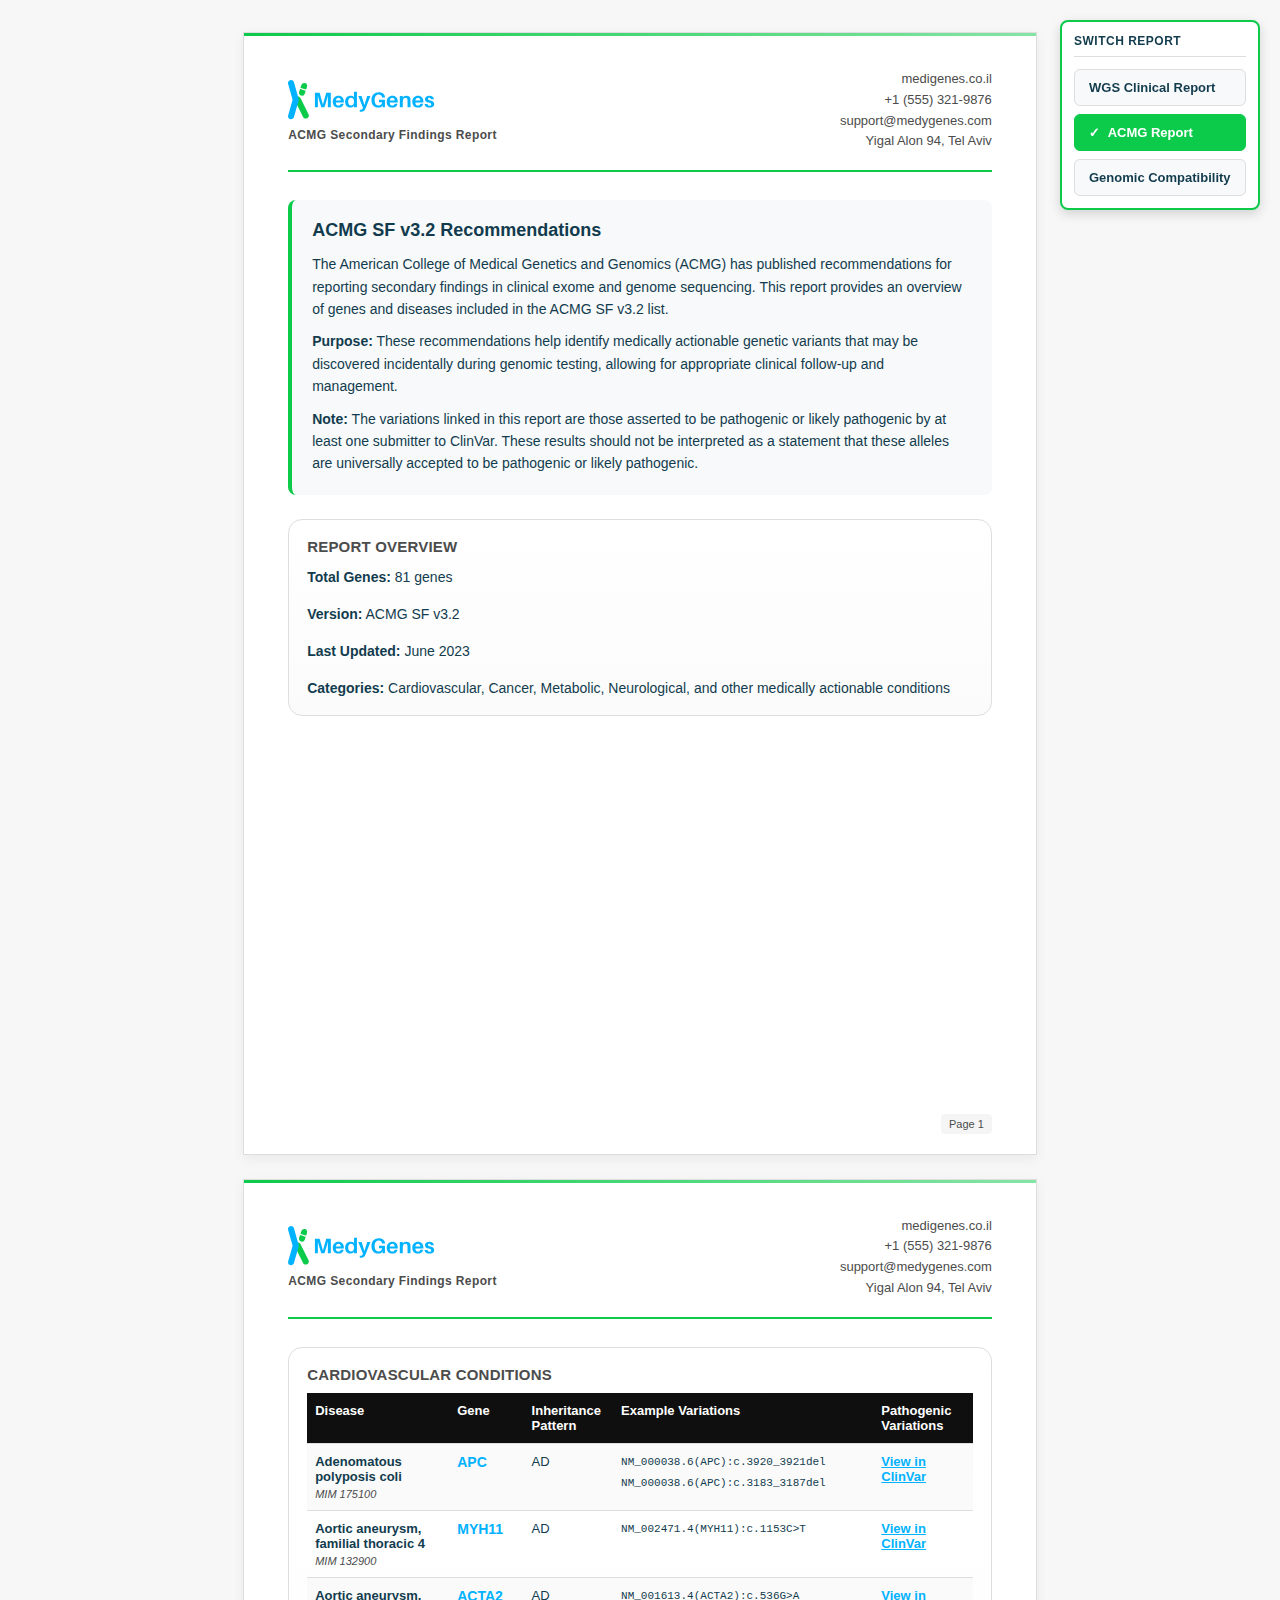
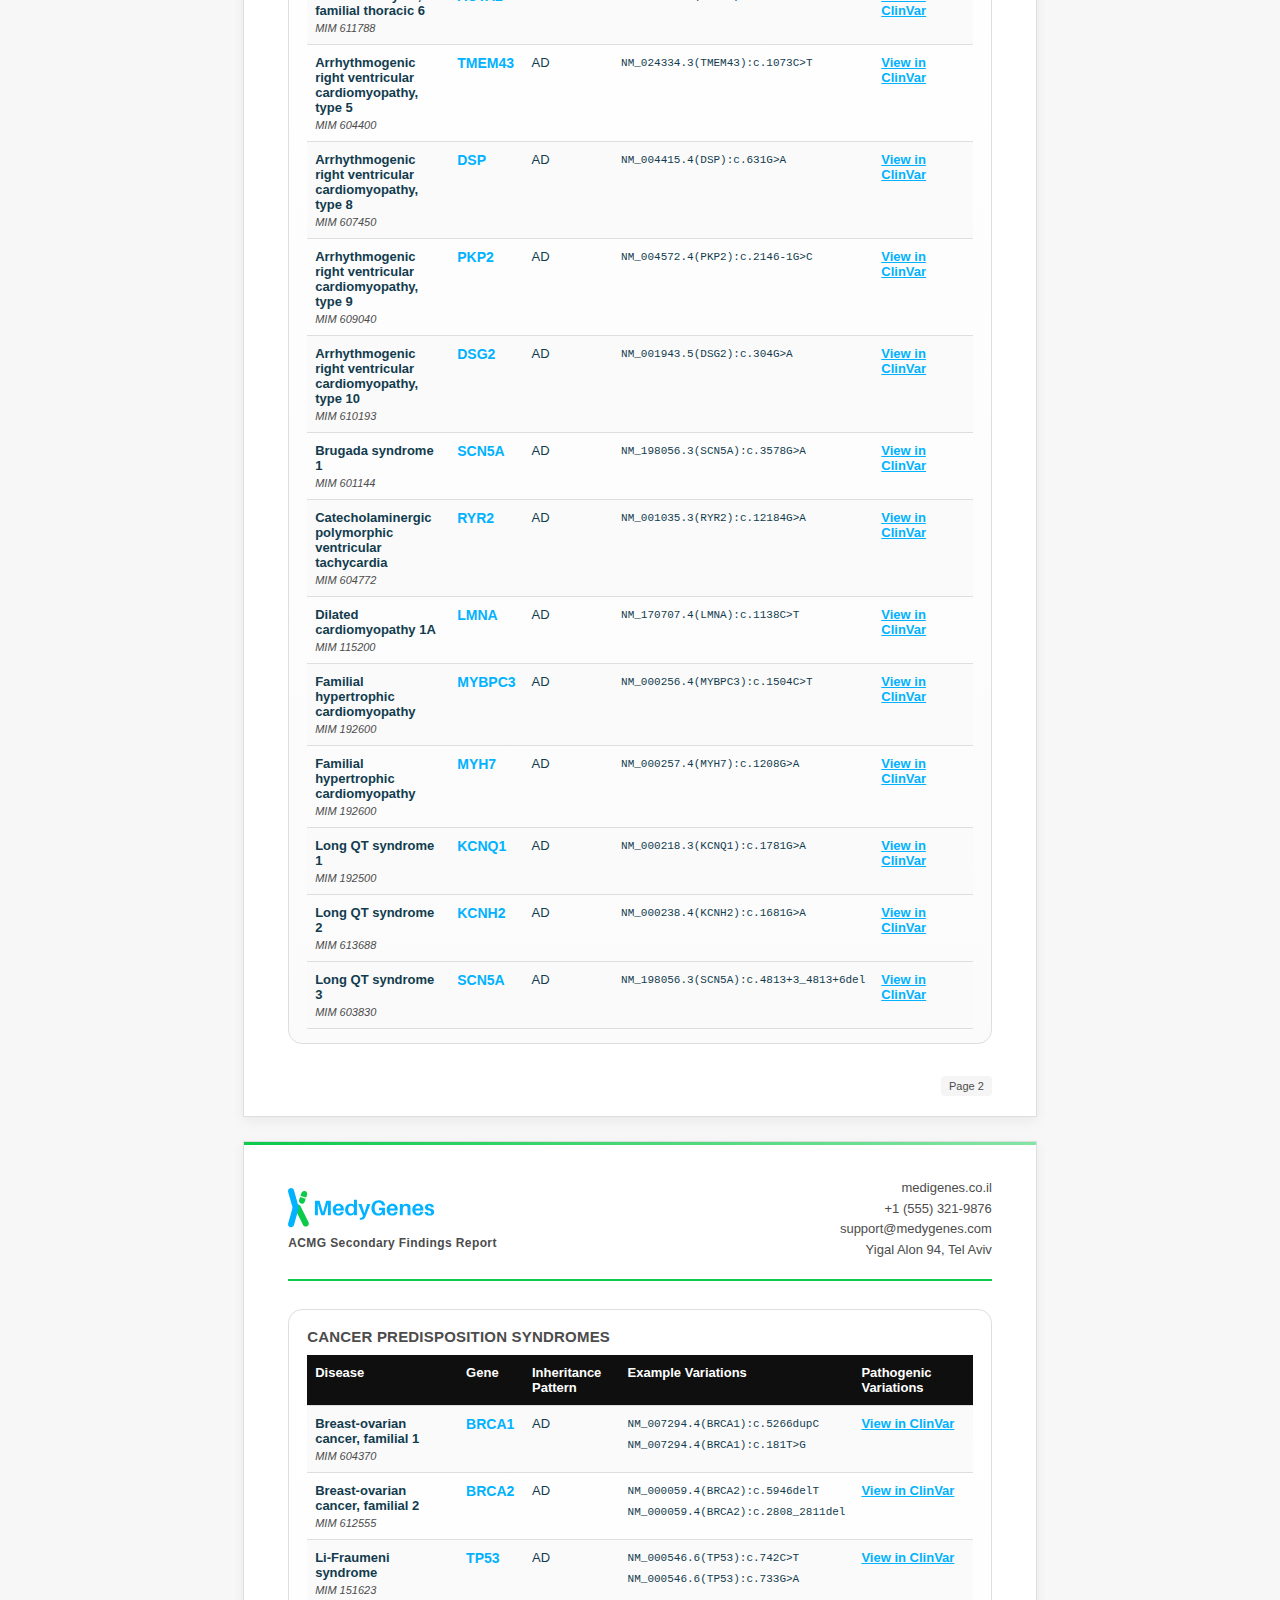
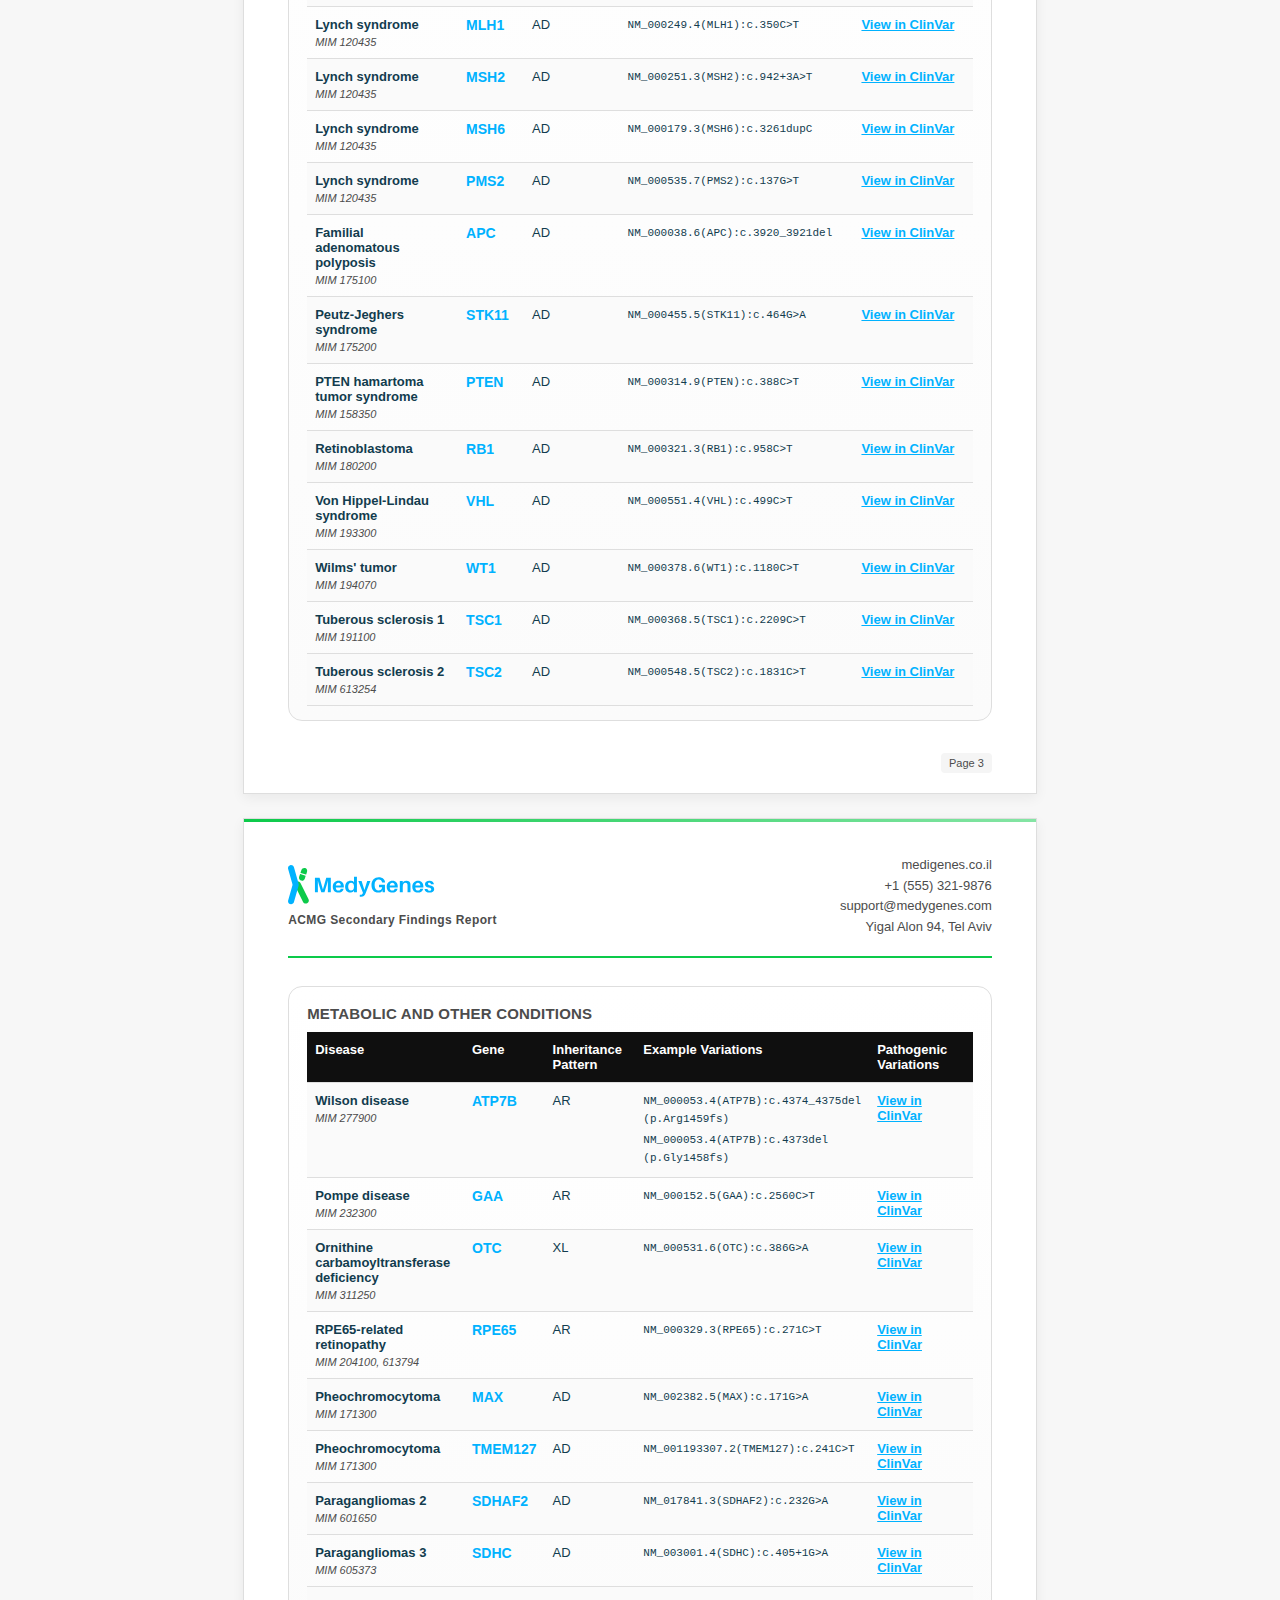
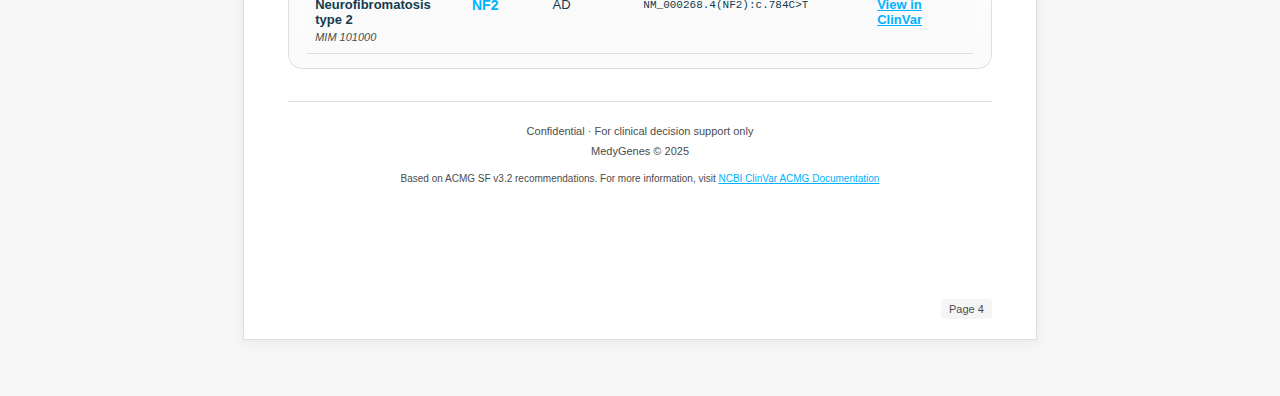
<file: acmg-report.html>
<!DOCTYPE html>
<html lang="en">
<head>
  <meta charset="UTF-8">
  <meta name="viewport" content="width=device-width, initial-scale=1.0">
  <title>MedyGenes | ACMG Secondary Findings Report</title>
  <style>
    :root {
      --bg: #f7f7f7;
      --panel: #ffffff;
      --text: #123C4E;
      --muted: #4c4c4c;
      --accent: #0CCA4A;
      --border: #dedede;
    }
    * { box-sizing: border-box; }
    body {
      margin: 0;
      font-family: "Helvetica Neue", Helvetica, Arial, sans-serif;
      background: var(--bg);
      color: var(--text);
      padding: 0;
    }
    @media screen {
      body {
        padding: 32px;
        display: flex;
        flex-direction: column;
        align-items: center;
      }
    }
    .page {
      width: 210mm;
      min-height: 297mm;
      background: var(--panel);
      padding: 36px 44px 48px;
      page-break-after: always;
      position: relative;
      border: 1px solid var(--border);
      box-shadow: 0 4px 12px rgba(0, 0, 0, 0.06);
      margin-bottom: 24px;
    }
    .page:last-child {
      page-break-after: auto;
    }
    .page::before {
      content: '';
      position: absolute;
      top: 0;
      left: 0;
      right: 0;
      height: 3px;
      background: linear-gradient(90deg, var(--accent) 0%, #0CCA4A80 100%);
    }
    .page-number {
      position: absolute;
      bottom: 20px;
      right: 44px;
      font-size: 11px;
      color: var(--muted);
      font-weight: 500;
      padding: 4px 8px;
      background: #f5f5f5;
      border-radius: 4px;
    }
    .topbar {
      display: flex;
      justify-content: space-between;
      align-items: center;
      margin-bottom: 28px;
      border-bottom: 2px solid var(--accent);
      padding-bottom: 18px;
    }
    .brand {
      display: flex;
      flex-direction: column;
      align-items: flex-start;
      gap: 8px;
      font-weight: 700;
      letter-spacing: 0.4px;
    }
    .brand .mark {
      width: auto;
      height: 40px;
      display: flex;
      align-items: center;
    }
    .brand .mark img {
      height: 100%;
      width: auto;
      display: block;
    }
    .contact {
      text-align: right;
      font-size: 13px;
      color: var(--muted);
      line-height: 1.6;
    }
    .section {
      margin-bottom: 24px;
      padding: 18px 18px 14px;
      border: 1px solid var(--border);
      border-radius: 14px;
      background: linear-gradient(180deg, #ffffff 0%, #fbfbfb 100%);
    }
    .section h3 {
      margin: 0 0 10px;
      font-size: 15px;
      letter-spacing: 0.2px;
      text-transform: uppercase;
      color: var(--muted);
    }
    table {
      width: 100%;
      border-collapse: collapse;
      font-size: 13px;
      margin-top: 6px;
    }
    thead {
      background: #0f0f0f;
      color: #fff;
    }
    th, td {
      padding: 10px 8px;
      border-bottom: 1px solid var(--border);
      text-align: left;
      vertical-align: top;
    }
    tbody tr:nth-child(odd) { background: #fafafa; }
    tbody tr:hover { background: #f0f0f0; }
    .detail-link {
      color: #00B2FF;
      text-decoration: underline;
      font-weight: 600;
    }
    .detail-link:hover { 
      text-decoration: underline;
      opacity: 0.8;
    }
    .disease-name {
      font-weight: 600;
      color: var(--text);
      margin-bottom: 4px;
    }
    .mim-number {
      font-size: 11px;
      color: var(--muted);
      font-style: italic;
    }
    .gene-name {
      font-weight: 700;
      color: #00B2FF;
      font-size: 14px;
    }
    .variation-list {
      font-size: 11px;
      line-height: 1.6;
      color: var(--text);
    }
    .variation-item {
      margin-bottom: 4px;
      font-family: 'Courier New', monospace;
    }
    .variation-item:last-child {
      margin-bottom: 0;
    }
    .badge {
      display: inline-block;
      padding: 4px 10px;
      border-radius: 10px;
      font-size: 11px;
      letter-spacing: 0.3px;
      font-weight: 600;
    }
    .badge.pathogenic {
      background: #fff4f4;
      color: #9e1b1b;
      border: 1px solid #f4c4c4;
    }
    .badge.likely-pathogenic {
      background: #fff8e6;
      color: #a06100;
      border: 1px solid #f5d8a1;
    }
    .intro-section {
      margin-bottom: 24px;
      padding: 20px;
      background: #f8f9fa;
      border-left: 4px solid var(--accent);
      border-radius: 8px;
    }
    .intro-section h2 {
      margin: 0 0 12px 0;
      font-size: 18px;
      color: var(--text);
      font-weight: 700;
    }
    .intro-section p {
      margin: 0 0 10px 0;
      font-size: 14px;
      line-height: 1.6;
      color: var(--text);
    }
    .intro-section p:last-child {
      margin-bottom: 0;
    }
    .footer {
      margin-top: 32px;
      padding-top: 20px;
      border-top: 1px solid var(--border);
      text-align: center;
      font-size: 11px;
      color: var(--muted);
      line-height: 1.8;
    }
    /* Report Navigation Button */
    .report-nav {
      position: fixed;
      top: 20px;
      right: 20px;
      z-index: 1000;
      background: #ffffff;
      border: 2px solid var(--accent);
      border-radius: 8px;
      box-shadow: 0 4px 12px rgba(0, 0, 0, 0.15);
      padding: 12px;
      display: flex;
      flex-direction: column;
      gap: 8px;
      min-width: 200px;
    }
    .report-nav-header {
      font-size: 12px;
      font-weight: 700;
      color: var(--text);
      text-transform: uppercase;
      letter-spacing: 0.5px;
      padding-bottom: 8px;
      border-bottom: 1px solid var(--border);
      margin-bottom: 4px;
    }
    .report-nav-btn {
      padding: 10px 14px;
      background: #f8f9fa;
      border: 1px solid var(--border);
      border-radius: 6px;
      font-size: 13px;
      font-weight: 600;
      color: var(--text);
      cursor: pointer;
      transition: all 0.2s ease;
      text-align: left;
      text-decoration: none;
      display: block;
    }
    .report-nav-btn:hover {
      background: var(--accent);
      color: #ffffff;
      border-color: var(--accent);
      transform: translateX(4px);
    }
    .report-nav-btn.active {
      background: var(--accent);
      color: #ffffff;
      border-color: var(--accent);
    }
    .report-nav-btn.active::before {
      content: '✓ ';
      margin-right: 4px;
    }
    @media print {
      .report-nav {
        display: none;
      }
      body {
        padding: 0;
        background: white;
      }
      .page {
        border: none;
        box-shadow: none;
        margin-bottom: 0;
        page-break-after: always;
      }
      .page:last-child {
        page-break-after: auto;
      }
      @page {
        size: A4;
        margin: 0;
      }
    }
  </style>
</head>
<body>
  <!-- Report Navigation -->
  <nav class="report-nav">
    <div class="report-nav-header">Switch Report</div>
    <a href="index.html" class="report-nav-btn">WGS Clinical Report</a>
    <a href="acmg-report.html" class="report-nav-btn active">ACMG Report</a>
    <a href="genomic-compatibility.html" class="report-nav-btn">Genomic Compatibility</a>
  </nav>

  <!-- Page 1: Introduction and Overview -->
  <main class="page">
    <header class="topbar">
      <div class="brand">
        <div class="mark">
          <img src="assets/medygenes_logosvg.svg" alt="MedyGenes" style="height: 40px; width: auto;">
        </div>
        <div>
          <div style="font-size:12px; color:var(--muted); letter-spacing:0.4px;">ACMG Secondary Findings Report</div>
        </div>
      </div>
      <div class="contact">
        <div>medigenes.co.il</div>
        <div>+1 (555) 321-9876</div>
        <div>support@medygenes.com</div>
        <div>Yigal Alon 94, Tel Aviv</div>
      </div>
    </header>

    <div class="intro-section">
      <h2>ACMG SF v3.2 Recommendations</h2>
      <p>The American College of Medical Genetics and Genomics (ACMG) has published recommendations for reporting secondary findings in clinical exome and genome sequencing. This report provides an overview of genes and diseases included in the ACMG SF v3.2 list.</p>
      <p><strong>Purpose:</strong> These recommendations help identify medically actionable genetic variants that may be discovered incidentally during genomic testing, allowing for appropriate clinical follow-up and management.</p>
      <p><strong>Note:</strong> The variations linked in this report are those asserted to be pathogenic or likely pathogenic by at least one submitter to ClinVar. These results should not be interpreted as a statement that these alleles are universally accepted to be pathogenic or likely pathogenic.</p>
    </div>

    <section class="section">
      <h3>Report Overview</h3>
      <div style="font-size: 14px; line-height: 1.8; color: var(--text);">
        <div style="margin-bottom: 12px;"><strong>Total Genes:</strong> 81 genes</div>
        <div style="margin-bottom: 12px;"><strong>Version:</strong> ACMG SF v3.2</div>
        <div style="margin-bottom: 12px;"><strong>Last Updated:</strong> June 2023</div>
        <div><strong>Categories:</strong> Cardiovascular, Cancer, Metabolic, Neurological, and other medically actionable conditions</div>
      </div>
    </section>

    <div class="page-number">Page 1</div>
  </main>

  <!-- Page 2: Cardiovascular Conditions -->
  <main class="page">
    <header class="topbar">
      <div class="brand">
        <div class="mark">
          <img src="assets/medygenes_logosvg.svg" alt="MedyGenes" style="height: 40px; width: auto;">
        </div>
        <div>
          <div style="font-size:12px; color:var(--muted); letter-spacing:0.4px;">ACMG Secondary Findings Report</div>
        </div>
      </div>
      <div class="contact">
        <div>medigenes.co.il</div>
        <div>+1 (555) 321-9876</div>
        <div>support@medygenes.com</div>
        <div>Yigal Alon 94, Tel Aviv</div>
      </div>
    </header>

    <section class="section">
      <h3>Cardiovascular Conditions</h3>
      <table>
        <thead>
          <tr>
            <th style="width: 25%;">Disease</th>
            <th style="width: 10%;">Gene</th>
            <th style="width: 15%;">Inheritance Pattern</th>
            <th style="width: 30%;">Example Variations</th>
            <th style="width: 20%;">Pathogenic Variations</th>
          </tr>
        </thead>
        <tbody>
          <tr>
            <td>
              <div class="disease-name">Adenomatous polyposis coli</div>
              <div class="mim-number">MIM 175100</div>
            </td>
            <td><span class="gene-name">APC</span></td>
            <td>AD</td>
            <td>
              <div class="variation-list">
                <div class="variation-item">NM_000038.6(APC):c.3920_3921del</div>
                <div class="variation-item">NM_000038.6(APC):c.3183_3187del</div>
              </div>
            </td>
            <td><a href="https://www.ncbi.nlm.nih.gov/clinvar/?term=APC[gene]+AND+(clinsig_pathogenic[prop]+OR+clinsig_likely_pathogenic[prop])+AND+%22single+gene%22[prop]" target="_blank" class="detail-link">View in ClinVar</a></td>
          </tr>
          <tr>
            <td>
              <div class="disease-name">Aortic aneurysm, familial thoracic 4</div>
              <div class="mim-number">MIM 132900</div>
            </td>
            <td><span class="gene-name">MYH11</span></td>
            <td>AD</td>
            <td>
              <div class="variation-list">
                <div class="variation-item">NM_002471.4(MYH11):c.1153C>T</div>
              </div>
            </td>
            <td><a href="https://www.ncbi.nlm.nih.gov/clinvar/?term=MYH11[gene]+AND+(clinsig_pathogenic[prop]+OR+clinsig_likely_pathogenic[prop])+AND+%22single+gene%22[prop]" target="_blank" class="detail-link">View in ClinVar</a></td>
          </tr>
          <tr>
            <td>
              <div class="disease-name">Aortic aneurysm, familial thoracic 6</div>
              <div class="mim-number">MIM 611788</div>
            </td>
            <td><span class="gene-name">ACTA2</span></td>
            <td>AD</td>
            <td>
              <div class="variation-list">
                <div class="variation-item">NM_001613.4(ACTA2):c.536G>A</div>
              </div>
            </td>
            <td><a href="https://www.ncbi.nlm.nih.gov/clinvar/?term=ACTA2[gene]+AND+(clinsig_pathogenic[prop]+OR+clinsig_likely_pathogenic[prop])+AND+%22single+gene%22[prop]" target="_blank" class="detail-link">View in ClinVar</a></td>
          </tr>
          <tr>
            <td>
              <div class="disease-name">Arrhythmogenic right ventricular cardiomyopathy, type 5</div>
              <div class="mim-number">MIM 604400</div>
            </td>
            <td><span class="gene-name">TMEM43</span></td>
            <td>AD</td>
            <td>
              <div class="variation-list">
                <div class="variation-item">NM_024334.3(TMEM43):c.1073C>T</div>
              </div>
            </td>
            <td><a href="https://www.ncbi.nlm.nih.gov/clinvar/?term=TMEM43[gene]+AND+(clinsig_pathogenic[prop]+OR+clinsig_likely_pathogenic[prop])+AND+%22single+gene%22[prop]" target="_blank" class="detail-link">View in ClinVar</a></td>
          </tr>
          <tr>
            <td>
              <div class="disease-name">Arrhythmogenic right ventricular cardiomyopathy, type 8</div>
              <div class="mim-number">MIM 607450</div>
            </td>
            <td><span class="gene-name">DSP</span></td>
            <td>AD</td>
            <td>
              <div class="variation-list">
                <div class="variation-item">NM_004415.4(DSP):c.631G>A</div>
              </div>
            </td>
            <td><a href="https://www.ncbi.nlm.nih.gov/clinvar/?term=DSP[gene]+AND+(clinsig_pathogenic[prop]+OR+clinsig_likely_pathogenic[prop])+AND+%22single+gene%22[prop]" target="_blank" class="detail-link">View in ClinVar</a></td>
          </tr>
          <tr>
            <td>
              <div class="disease-name">Arrhythmogenic right ventricular cardiomyopathy, type 9</div>
              <div class="mim-number">MIM 609040</div>
            </td>
            <td><span class="gene-name">PKP2</span></td>
            <td>AD</td>
            <td>
              <div class="variation-list">
                <div class="variation-item">NM_004572.4(PKP2):c.2146-1G>C</div>
              </div>
            </td>
            <td><a href="https://www.ncbi.nlm.nih.gov/clinvar/?term=PKP2[gene]+AND+(clinsig_pathogenic[prop]+OR+clinsig_likely_pathogenic[prop])+AND+%22single+gene%22[prop]" target="_blank" class="detail-link">View in ClinVar</a></td>
          </tr>
          <tr>
            <td>
              <div class="disease-name">Arrhythmogenic right ventricular cardiomyopathy, type 10</div>
              <div class="mim-number">MIM 610193</div>
            </td>
            <td><span class="gene-name">DSG2</span></td>
            <td>AD</td>
            <td>
              <div class="variation-list">
                <div class="variation-item">NM_001943.5(DSG2):c.304G>A</div>
              </div>
            </td>
            <td><a href="https://www.ncbi.nlm.nih.gov/clinvar/?term=DSG2[gene]+AND+(clinsig_pathogenic[prop]+OR+clinsig_likely_pathogenic[prop])+AND+%22single+gene%22[prop]" target="_blank" class="detail-link">View in ClinVar</a></td>
          </tr>
          <tr>
            <td>
              <div class="disease-name">Brugada syndrome 1</div>
              <div class="mim-number">MIM 601144</div>
            </td>
            <td><span class="gene-name">SCN5A</span></td>
            <td>AD</td>
            <td>
              <div class="variation-list">
                <div class="variation-item">NM_198056.3(SCN5A):c.3578G>A</div>
              </div>
            </td>
            <td><a href="https://www.ncbi.nlm.nih.gov/clinvar/?term=SCN5A[gene]+AND+(clinsig_pathogenic[prop]+OR+clinsig_likely_pathogenic[prop])+AND+%22single+gene%22[prop]" target="_blank" class="detail-link">View in ClinVar</a></td>
          </tr>
          <tr>
            <td>
              <div class="disease-name">Catecholaminergic polymorphic ventricular tachycardia</div>
              <div class="mim-number">MIM 604772</div>
            </td>
            <td><span class="gene-name">RYR2</span></td>
            <td>AD</td>
            <td>
              <div class="variation-list">
                <div class="variation-item">NM_001035.3(RYR2):c.12184G>A</div>
              </div>
            </td>
            <td><a href="https://www.ncbi.nlm.nih.gov/clinvar/?term=RYR2[gene]+AND+(clinsig_pathogenic[prop]+OR+clinsig_likely_pathogenic[prop])+AND+%22single+gene%22[prop]" target="_blank" class="detail-link">View in ClinVar</a></td>
          </tr>
          <tr>
            <td>
              <div class="disease-name">Dilated cardiomyopathy 1A</div>
              <div class="mim-number">MIM 115200</div>
            </td>
            <td><span class="gene-name">LMNA</span></td>
            <td>AD</td>
            <td>
              <div class="variation-list">
                <div class="variation-item">NM_170707.4(LMNA):c.1138C>T</div>
              </div>
            </td>
            <td><a href="https://www.ncbi.nlm.nih.gov/clinvar/?term=LMNA[gene]+AND+(clinsig_pathogenic[prop]+OR+clinsig_likely_pathogenic[prop])+AND+%22single+gene%22[prop]" target="_blank" class="detail-link">View in ClinVar</a></td>
          </tr>
          <tr>
            <td>
              <div class="disease-name">Familial hypertrophic cardiomyopathy</div>
              <div class="mim-number">MIM 192600</div>
            </td>
            <td><span class="gene-name">MYBPC3</span></td>
            <td>AD</td>
            <td>
              <div class="variation-list">
                <div class="variation-item">NM_000256.4(MYBPC3):c.1504C>T</div>
              </div>
            </td>
            <td><a href="https://www.ncbi.nlm.nih.gov/clinvar/?term=MYBPC3[gene]+AND+(clinsig_pathogenic[prop]+OR+clinsig_likely_pathogenic[prop])+AND+%22single+gene%22[prop]" target="_blank" class="detail-link">View in ClinVar</a></td>
          </tr>
          <tr>
            <td>
              <div class="disease-name">Familial hypertrophic cardiomyopathy</div>
              <div class="mim-number">MIM 192600</div>
            </td>
            <td><span class="gene-name">MYH7</span></td>
            <td>AD</td>
            <td>
              <div class="variation-list">
                <div class="variation-item">NM_000257.4(MYH7):c.1208G>A</div>
              </div>
            </td>
            <td><a href="https://www.ncbi.nlm.nih.gov/clinvar/?term=MYH7[gene]+AND+(clinsig_pathogenic[prop]+OR+clinsig_likely_pathogenic[prop])+AND+%22single+gene%22[prop]" target="_blank" class="detail-link">View in ClinVar</a></td>
          </tr>
          <tr>
            <td>
              <div class="disease-name">Long QT syndrome 1</div>
              <div class="mim-number">MIM 192500</div>
            </td>
            <td><span class="gene-name">KCNQ1</span></td>
            <td>AD</td>
            <td>
              <div class="variation-list">
                <div class="variation-item">NM_000218.3(KCNQ1):c.1781G>A</div>
              </div>
            </td>
            <td><a href="https://www.ncbi.nlm.nih.gov/clinvar/?term=KCNQ1[gene]+AND+(clinsig_pathogenic[prop]+OR+clinsig_likely_pathogenic[prop])+AND+%22single+gene%22[prop]" target="_blank" class="detail-link">View in ClinVar</a></td>
          </tr>
          <tr>
            <td>
              <div class="disease-name">Long QT syndrome 2</div>
              <div class="mim-number">MIM 613688</div>
            </td>
            <td><span class="gene-name">KCNH2</span></td>
            <td>AD</td>
            <td>
              <div class="variation-list">
                <div class="variation-item">NM_000238.4(KCNH2):c.1681G>A</div>
              </div>
            </td>
            <td><a href="https://www.ncbi.nlm.nih.gov/clinvar/?term=KCNH2[gene]+AND+(clinsig_pathogenic[prop]+OR+clinsig_likely_pathogenic[prop])+AND+%22single+gene%22[prop]" target="_blank" class="detail-link">View in ClinVar</a></td>
          </tr>
          <tr>
            <td>
              <div class="disease-name">Long QT syndrome 3</div>
              <div class="mim-number">MIM 603830</div>
            </td>
            <td><span class="gene-name">SCN5A</span></td>
            <td>AD</td>
            <td>
              <div class="variation-list">
                <div class="variation-item">NM_198056.3(SCN5A):c.4813+3_4813+6del</div>
              </div>
            </td>
            <td><a href="https://www.ncbi.nlm.nih.gov/clinvar/?term=SCN5A[gene]+AND+(clinsig_pathogenic[prop]+OR+clinsig_likely_pathogenic[prop])+AND+%22single+gene%22[prop]" target="_blank" class="detail-link">View in ClinVar</a></td>
          </tr>
        </tbody>
      </table>
    </section>

    <div class="page-number">Page 2</div>
  </main>

  <!-- Page 3: Cancer Predisposition Syndromes -->
  <main class="page">
    <header class="topbar">
      <div class="brand">
        <div class="mark">
          <img src="assets/medygenes_logosvg.svg" alt="MedyGenes" style="height: 40px; width: auto;">
        </div>
        <div>
          <div style="font-size:12px; color:var(--muted); letter-spacing:0.4px;">ACMG Secondary Findings Report</div>
        </div>
      </div>
      <div class="contact">
        <div>medigenes.co.il</div>
        <div>+1 (555) 321-9876</div>
        <div>support@medygenes.com</div>
        <div>Yigal Alon 94, Tel Aviv</div>
      </div>
    </header>

    <section class="section">
      <h3>Cancer Predisposition Syndromes</h3>
      <table>
        <thead>
          <tr>
            <th style="width: 25%;">Disease</th>
            <th style="width: 10%;">Gene</th>
            <th style="width: 15%;">Inheritance Pattern</th>
            <th style="width: 30%;">Example Variations</th>
            <th style="width: 20%;">Pathogenic Variations</th>
          </tr>
        </thead>
        <tbody>
          <tr>
            <td>
              <div class="disease-name">Breast-ovarian cancer, familial 1</div>
              <div class="mim-number">MIM 604370</div>
            </td>
            <td><span class="gene-name">BRCA1</span></td>
            <td>AD</td>
            <td>
              <div class="variation-list">
                <div class="variation-item">NM_007294.4(BRCA1):c.5266dupC</div>
                <div class="variation-item">NM_007294.4(BRCA1):c.181T>G</div>
              </div>
            </td>
            <td><a href="https://www.ncbi.nlm.nih.gov/clinvar/?term=BRCA1[gene]+AND+(clinsig_pathogenic[prop]+OR+clinsig_likely_pathogenic[prop])+AND+%22single+gene%22[prop]" target="_blank" class="detail-link">View in ClinVar</a></td>
          </tr>
          <tr>
            <td>
              <div class="disease-name">Breast-ovarian cancer, familial 2</div>
              <div class="mim-number">MIM 612555</div>
            </td>
            <td><span class="gene-name">BRCA2</span></td>
            <td>AD</td>
            <td>
              <div class="variation-list">
                <div class="variation-item">NM_000059.4(BRCA2):c.5946delT</div>
                <div class="variation-item">NM_000059.4(BRCA2):c.2808_2811del</div>
              </div>
            </td>
            <td><a href="https://www.ncbi.nlm.nih.gov/clinvar/?term=BRCA2[gene]+AND+(clinsig_pathogenic[prop]+OR+clinsig_likely_pathogenic[prop])+AND+%22single+gene%22[prop]" target="_blank" class="detail-link">View in ClinVar</a></td>
          </tr>
          <tr>
            <td>
              <div class="disease-name">Li-Fraumeni syndrome</div>
              <div class="mim-number">MIM 151623</div>
            </td>
            <td><span class="gene-name">TP53</span></td>
            <td>AD</td>
            <td>
              <div class="variation-list">
                <div class="variation-item">NM_000546.6(TP53):c.742C>T</div>
                <div class="variation-item">NM_000546.6(TP53):c.733G>A</div>
              </div>
            </td>
            <td><a href="https://www.ncbi.nlm.nih.gov/clinvar/?term=TP53[gene]+AND+(clinsig_pathogenic[prop]+OR+clinsig_likely_pathogenic[prop])+AND+%22single+gene%22[prop]" target="_blank" class="detail-link">View in ClinVar</a></td>
          </tr>
          <tr>
            <td>
              <div class="disease-name">Lynch syndrome</div>
              <div class="mim-number">MIM 120435</div>
            </td>
            <td><span class="gene-name">MLH1</span></td>
            <td>AD</td>
            <td>
              <div class="variation-list">
                <div class="variation-item">NM_000249.4(MLH1):c.350C>T</div>
              </div>
            </td>
            <td><a href="https://www.ncbi.nlm.nih.gov/clinvar/?term=MLH1[gene]+AND+(clinsig_pathogenic[prop]+OR+clinsig_likely_pathogenic[prop])+AND+%22single+gene%22[prop]" target="_blank" class="detail-link">View in ClinVar</a></td>
          </tr>
          <tr>
            <td>
              <div class="disease-name">Lynch syndrome</div>
              <div class="mim-number">MIM 120435</div>
            </td>
            <td><span class="gene-name">MSH2</span></td>
            <td>AD</td>
            <td>
              <div class="variation-list">
                <div class="variation-item">NM_000251.3(MSH2):c.942+3A>T</div>
              </div>
            </td>
            <td><a href="https://www.ncbi.nlm.nih.gov/clinvar/?term=MSH2[gene]+AND+(clinsig_pathogenic[prop]+OR+clinsig_likely_pathogenic[prop])+AND+%22single+gene%22[prop]" target="_blank" class="detail-link">View in ClinVar</a></td>
          </tr>
          <tr>
            <td>
              <div class="disease-name">Lynch syndrome</div>
              <div class="mim-number">MIM 120435</div>
            </td>
            <td><span class="gene-name">MSH6</span></td>
            <td>AD</td>
            <td>
              <div class="variation-list">
                <div class="variation-item">NM_000179.3(MSH6):c.3261dupC</div>
              </div>
            </td>
            <td><a href="https://www.ncbi.nlm.nih.gov/clinvar/?term=MSH6[gene]+AND+(clinsig_pathogenic[prop]+OR+clinsig_likely_pathogenic[prop])+AND+%22single+gene%22[prop]" target="_blank" class="detail-link">View in ClinVar</a></td>
          </tr>
          <tr>
            <td>
              <div class="disease-name">Lynch syndrome</div>
              <div class="mim-number">MIM 120435</div>
            </td>
            <td><span class="gene-name">PMS2</span></td>
            <td>AD</td>
            <td>
              <div class="variation-list">
                <div class="variation-item">NM_000535.7(PMS2):c.137G>T</div>
              </div>
            </td>
            <td><a href="https://www.ncbi.nlm.nih.gov/clinvar/?term=PMS2[gene]+AND+(clinsig_pathogenic[prop]+OR+clinsig_likely_pathogenic[prop])+AND+%22single+gene%22[prop]" target="_blank" class="detail-link">View in ClinVar</a></td>
          </tr>
          <tr>
            <td>
              <div class="disease-name">Familial adenomatous polyposis</div>
              <div class="mim-number">MIM 175100</div>
            </td>
            <td><span class="gene-name">APC</span></td>
            <td>AD</td>
            <td>
              <div class="variation-list">
                <div class="variation-item">NM_000038.6(APC):c.3920_3921del</div>
              </div>
            </td>
            <td><a href="https://www.ncbi.nlm.nih.gov/clinvar/?term=APC[gene]+AND+(clinsig_pathogenic[prop]+OR+clinsig_likely_pathogenic[prop])+AND+%22single+gene%22[prop]" target="_blank" class="detail-link">View in ClinVar</a></td>
          </tr>
          <tr>
            <td>
              <div class="disease-name">Peutz-Jeghers syndrome</div>
              <div class="mim-number">MIM 175200</div>
            </td>
            <td><span class="gene-name">STK11</span></td>
            <td>AD</td>
            <td>
              <div class="variation-list">
                <div class="variation-item">NM_000455.5(STK11):c.464G>A</div>
              </div>
            </td>
            <td><a href="https://www.ncbi.nlm.nih.gov/clinvar/?term=STK11[gene]+AND+(clinsig_pathogenic[prop]+OR+clinsig_likely_pathogenic[prop])+AND+%22single+gene%22[prop]" target="_blank" class="detail-link">View in ClinVar</a></td>
          </tr>
          <tr>
            <td>
              <div class="disease-name">PTEN hamartoma tumor syndrome</div>
              <div class="mim-number">MIM 158350</div>
            </td>
            <td><span class="gene-name">PTEN</span></td>
            <td>AD</td>
            <td>
              <div class="variation-list">
                <div class="variation-item">NM_000314.9(PTEN):c.388C>T</div>
              </div>
            </td>
            <td><a href="https://www.ncbi.nlm.nih.gov/clinvar/?term=PTEN[gene]+AND+(clinsig_pathogenic[prop]+OR+clinsig_likely_pathogenic[prop])+AND+%22single+gene%22[prop]" target="_blank" class="detail-link">View in ClinVar</a></td>
          </tr>
          <tr>
            <td>
              <div class="disease-name">Retinoblastoma</div>
              <div class="mim-number">MIM 180200</div>
            </td>
            <td><span class="gene-name">RB1</span></td>
            <td>AD</td>
            <td>
              <div class="variation-list">
                <div class="variation-item">NM_000321.3(RB1):c.958C>T</div>
              </div>
            </td>
            <td><a href="https://www.ncbi.nlm.nih.gov/clinvar/?term=RB1[gene]+AND+(clinsig_pathogenic[prop]+OR+clinsig_likely_pathogenic[prop])+AND+%22single+gene%22[prop]" target="_blank" class="detail-link">View in ClinVar</a></td>
          </tr>
          <tr>
            <td>
              <div class="disease-name">Von Hippel-Lindau syndrome</div>
              <div class="mim-number">MIM 193300</div>
            </td>
            <td><span class="gene-name">VHL</span></td>
            <td>AD</td>
            <td>
              <div class="variation-list">
                <div class="variation-item">NM_000551.4(VHL):c.499C>T</div>
              </div>
            </td>
            <td><a href="https://www.ncbi.nlm.nih.gov/clinvar/?term=VHL[gene]+AND+(clinsig_pathogenic[prop]+OR+clinsig_likely_pathogenic[prop])+AND+%22single+gene%22[prop]" target="_blank" class="detail-link">View in ClinVar</a></td>
          </tr>
          <tr>
            <td>
              <div class="disease-name">Wilms' tumor</div>
              <div class="mim-number">MIM 194070</div>
            </td>
            <td><span class="gene-name">WT1</span></td>
            <td>AD</td>
            <td>
              <div class="variation-list">
                <div class="variation-item">NM_000378.6(WT1):c.1180C>T</div>
              </div>
            </td>
            <td><a href="https://www.ncbi.nlm.nih.gov/clinvar/?term=WT1[gene]+AND+(clinsig_pathogenic[prop]+OR+clinsig_likely_pathogenic[prop])+AND+%22single+gene%22[prop]" target="_blank" class="detail-link">View in ClinVar</a></td>
          </tr>
          <tr>
            <td>
              <div class="disease-name">Tuberous sclerosis 1</div>
              <div class="mim-number">MIM 191100</div>
            </td>
            <td><span class="gene-name">TSC1</span></td>
            <td>AD</td>
            <td>
              <div class="variation-list">
                <div class="variation-item">NM_000368.5(TSC1):c.2209C>T</div>
              </div>
            </td>
            <td><a href="https://www.ncbi.nlm.nih.gov/clinvar/?term=TSC1[gene]+AND+(clinsig_pathogenic[prop]+OR+clinsig_likely_pathogenic[prop])+AND+%22single+gene%22[prop]" target="_blank" class="detail-link">View in ClinVar</a></td>
          </tr>
          <tr>
            <td>
              <div class="disease-name">Tuberous sclerosis 2</div>
              <div class="mim-number">MIM 613254</div>
            </td>
            <td><span class="gene-name">TSC2</span></td>
            <td>AD</td>
            <td>
              <div class="variation-list">
                <div class="variation-item">NM_000548.5(TSC2):c.1831C>T</div>
              </div>
            </td>
            <td><a href="https://www.ncbi.nlm.nih.gov/clinvar/?term=TSC2[gene]+AND+(clinsig_pathogenic[prop]+OR+clinsig_likely_pathogenic[prop])+AND+%22single+gene%22[prop]" target="_blank" class="detail-link">View in ClinVar</a></td>
          </tr>
        </tbody>
      </table>
    </section>

    <div class="page-number">Page 3</div>
  </main>

  <!-- Page 4: Metabolic and Other Conditions -->
  <main class="page">
    <header class="topbar">
      <div class="brand">
        <div class="mark">
          <img src="assets/medygenes_logosvg.svg" alt="MedyGenes" style="height: 40px; width: auto;">
        </div>
        <div>
          <div style="font-size:12px; color:var(--muted); letter-spacing:0.4px;">ACMG Secondary Findings Report</div>
        </div>
      </div>
      <div class="contact">
        <div>medigenes.co.il</div>
        <div>+1 (555) 321-9876</div>
        <div>support@medygenes.com</div>
        <div>Yigal Alon 94, Tel Aviv</div>
      </div>
    </header>

    <section class="section">
      <h3>Metabolic and Other Conditions</h3>
      <table>
        <thead>
          <tr>
            <th style="width: 25%;">Disease</th>
            <th style="width: 10%;">Gene</th>
            <th style="width: 15%;">Inheritance Pattern</th>
            <th style="width: 30%;">Example Variations</th>
            <th style="width: 20%;">Pathogenic Variations</th>
          </tr>
        </thead>
        <tbody>
          <tr>
            <td>
              <div class="disease-name">Wilson disease</div>
              <div class="mim-number">MIM 277900</div>
            </td>
            <td><span class="gene-name">ATP7B</span></td>
            <td>AR</td>
            <td>
              <div class="variation-list">
                <div class="variation-item">NM_000053.4(ATP7B):c.4374_4375del (p.Arg1459fs)</div>
                <div class="variation-item">NM_000053.4(ATP7B):c.4373del (p.Gly1458fs)</div>
              </div>
            </td>
            <td><a href="https://www.ncbi.nlm.nih.gov/clinvar/?term=ATP7B[gene]+AND+(clinsig_pathogenic[prop]+OR+clinsig_likely_pathogenic[prop])+AND+%22single+gene%22[prop]" target="_blank" class="detail-link">View in ClinVar</a></td>
          </tr>
          <tr>
            <td>
              <div class="disease-name">Pompe disease</div>
              <div class="mim-number">MIM 232300</div>
            </td>
            <td><span class="gene-name">GAA</span></td>
            <td>AR</td>
            <td>
              <div class="variation-list">
                <div class="variation-item">NM_000152.5(GAA):c.2560C>T</div>
              </div>
            </td>
            <td><a href="https://www.ncbi.nlm.nih.gov/clinvar/?term=GAA[gene]+AND+(clinsig_pathogenic[prop]+OR+clinsig_likely_pathogenic[prop])+AND+%22single+gene%22[prop]" target="_blank" class="detail-link">View in ClinVar</a></td>
          </tr>
          <tr>
            <td>
              <div class="disease-name">Ornithine carbamoyltransferase deficiency</div>
              <div class="mim-number">MIM 311250</div>
            </td>
            <td><span class="gene-name">OTC</span></td>
            <td>XL</td>
            <td>
              <div class="variation-list">
                <div class="variation-item">NM_000531.6(OTC):c.386G>A</div>
              </div>
            </td>
            <td><a href="https://www.ncbi.nlm.nih.gov/clinvar/?term=OTC[gene]+AND+(clinsig_pathogenic[prop]+OR+clinsig_likely_pathogenic[prop])+AND+%22single+gene%22[prop]" target="_blank" class="detail-link">View in ClinVar</a></td>
          </tr>
          <tr>
            <td>
              <div class="disease-name">RPE65-related retinopathy</div>
              <div class="mim-number">MIM 204100, 613794</div>
            </td>
            <td><span class="gene-name">RPE65</span></td>
            <td>AR</td>
            <td>
              <div class="variation-list">
                <div class="variation-item">NM_000329.3(RPE65):c.271C>T</div>
              </div>
            </td>
            <td><a href="https://www.ncbi.nlm.nih.gov/clinvar/?term=RPE65[gene]+AND+(clinsig_pathogenic[prop]+OR+clinsig_likely_pathogenic[prop])+AND+%22single+gene%22[prop]" target="_blank" class="detail-link">View in ClinVar</a></td>
          </tr>
          <tr>
            <td>
              <div class="disease-name">Pheochromocytoma</div>
              <div class="mim-number">MIM 171300</div>
            </td>
            <td><span class="gene-name">MAX</span></td>
            <td>AD</td>
            <td>
              <div class="variation-list">
                <div class="variation-item">NM_002382.5(MAX):c.171G>A</div>
              </div>
            </td>
            <td><a href="https://www.ncbi.nlm.nih.gov/clinvar/?term=MAX[gene]+AND+(clinsig_pathogenic[prop]+OR+clinsig_likely_pathogenic[prop])+AND+%22single+gene%22[prop]" target="_blank" class="detail-link">View in ClinVar</a></td>
          </tr>
          <tr>
            <td>
              <div class="disease-name">Pheochromocytoma</div>
              <div class="mim-number">MIM 171300</div>
            </td>
            <td><span class="gene-name">TMEM127</span></td>
            <td>AD</td>
            <td>
              <div class="variation-list">
                <div class="variation-item">NM_001193307.2(TMEM127):c.241C>T</div>
              </div>
            </td>
            <td><a href="https://www.ncbi.nlm.nih.gov/clinvar/?term=TMEM127[gene]+AND+(clinsig_pathogenic[prop]+OR+clinsig_likely_pathogenic[prop])+AND+%22single+gene%22[prop]" target="_blank" class="detail-link">View in ClinVar</a></td>
          </tr>
          <tr>
            <td>
              <div class="disease-name">Paragangliomas 2</div>
              <div class="mim-number">MIM 601650</div>
            </td>
            <td><span class="gene-name">SDHAF2</span></td>
            <td>AD</td>
            <td>
              <div class="variation-list">
                <div class="variation-item">NM_017841.3(SDHAF2):c.232G>A</div>
              </div>
            </td>
            <td><a href="https://www.ncbi.nlm.nih.gov/clinvar/?term=SDHAF2[gene]+AND+(clinsig_pathogenic[prop]+OR+clinsig_likely_pathogenic[prop])+AND+%22single+gene%22[prop]" target="_blank" class="detail-link">View in ClinVar</a></td>
          </tr>
          <tr>
            <td>
              <div class="disease-name">Paragangliomas 3</div>
              <div class="mim-number">MIM 605373</div>
            </td>
            <td><span class="gene-name">SDHC</span></td>
            <td>AD</td>
            <td>
              <div class="variation-list">
                <div class="variation-item">NM_003001.4(SDHC):c.405+1G>A</div>
              </div>
            </td>
            <td><a href="https://www.ncbi.nlm.nih.gov/clinvar/?term=SDHC[gene]+AND+(clinsig_pathogenic[prop]+OR+clinsig_likely_pathogenic[prop])+AND+%22single+gene%22[prop]" target="_blank" class="detail-link">View in ClinVar</a></td>
          </tr>
          <tr>
            <td>
              <div class="disease-name">Neurofibromatosis type 2</div>
              <div class="mim-number">MIM 101000</div>
            </td>
            <td><span class="gene-name">NF2</span></td>
            <td>AD</td>
            <td>
              <div class="variation-list">
                <div class="variation-item">NM_000268.4(NF2):c.784C>T</div>
              </div>
            </td>
            <td><a href="https://www.ncbi.nlm.nih.gov/clinvar/?term=NF2[gene]+AND+(clinsig_pathogenic[prop]+OR+clinsig_likely_pathogenic[prop])+AND+%22single+gene%22[prop]" target="_blank" class="detail-link">View in ClinVar</a></td>
          </tr>
        </tbody>
      </table>
    </section>

    <footer class="footer">
      <div>Confidential · For clinical decision support only</div>
      <div>MedyGenes © 2025</div>
      <div style="margin-top: 8px; font-size: 10px; color: var(--muted);">
        Based on ACMG SF v3.2 recommendations. For more information, visit 
        <a href="https://www.ncbi.nlm.nih.gov/clinvar/docs/acmg/" target="_blank" style="color: #00B2FF; text-decoration: underline;">NCBI ClinVar ACMG Documentation</a>
      </div>
    </footer>

    <div class="page-number">Page 4</div>
  </main>

</body>
</html>
</file>
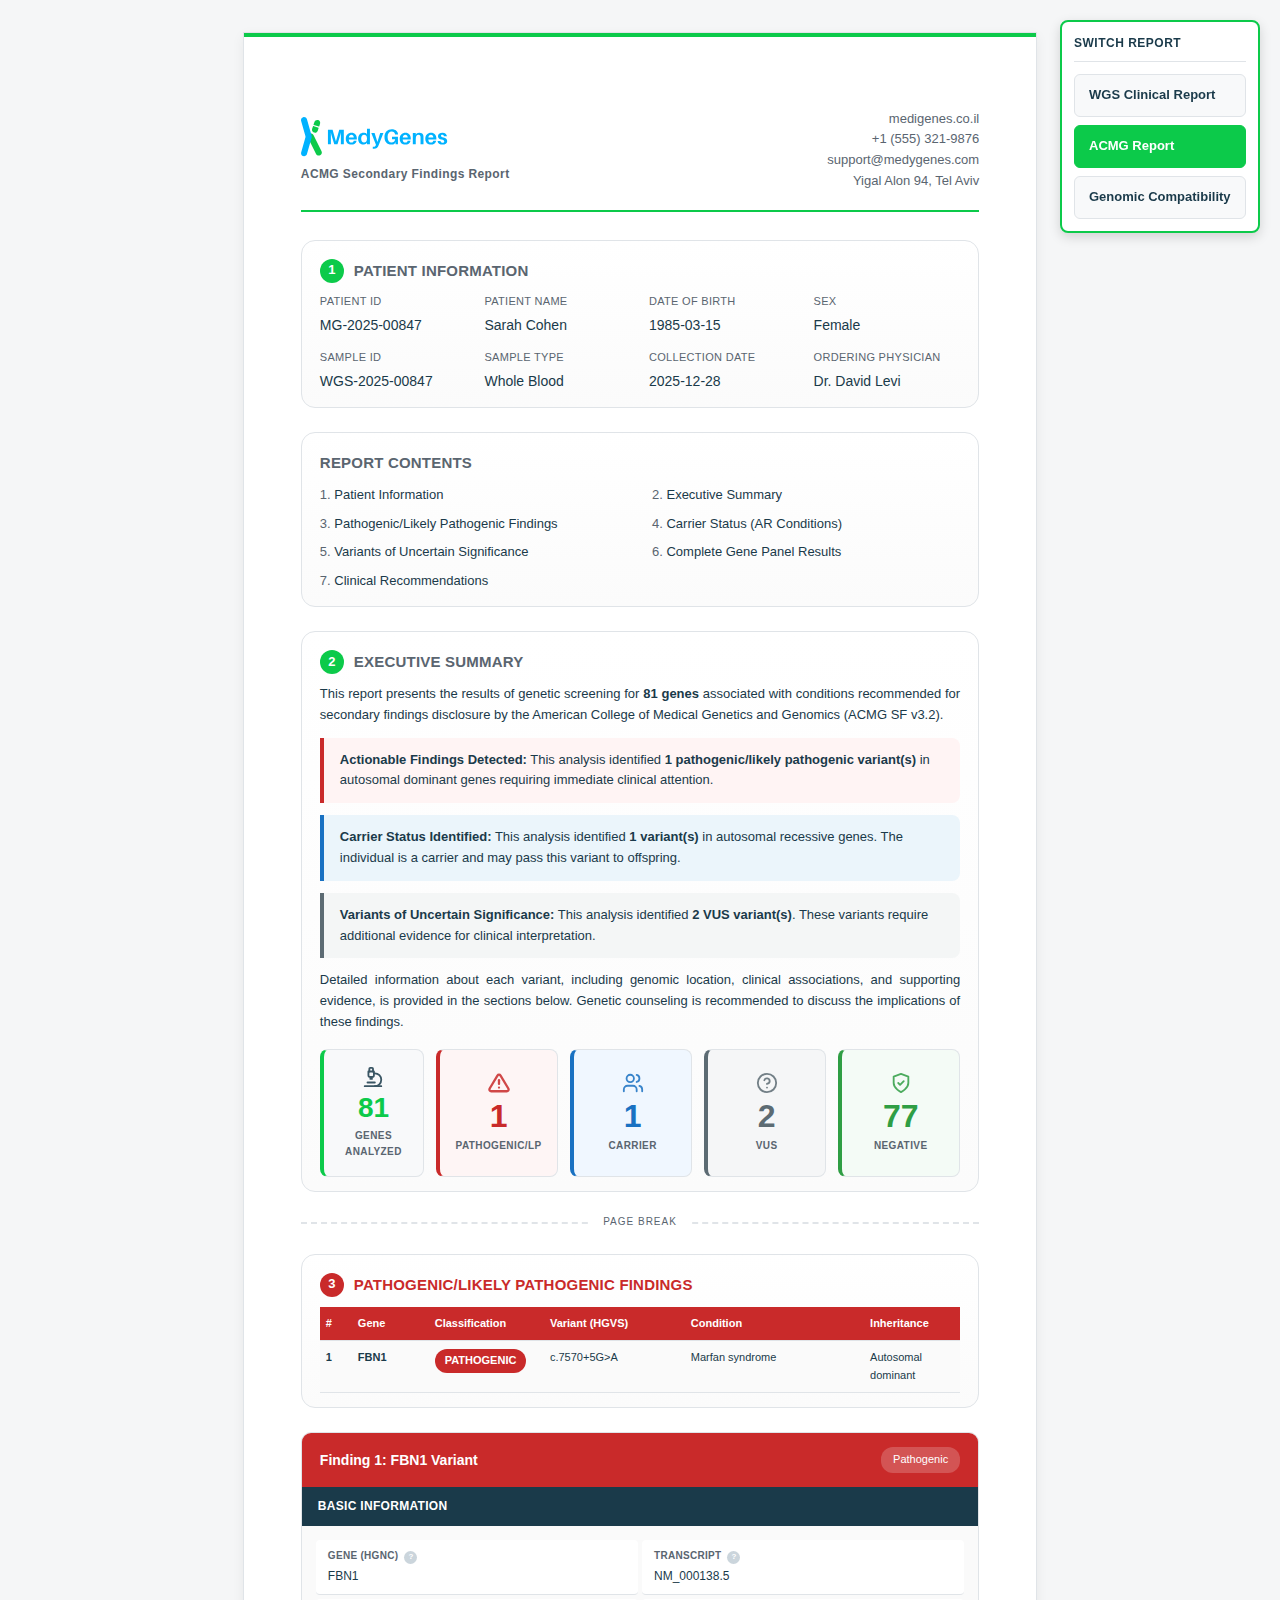
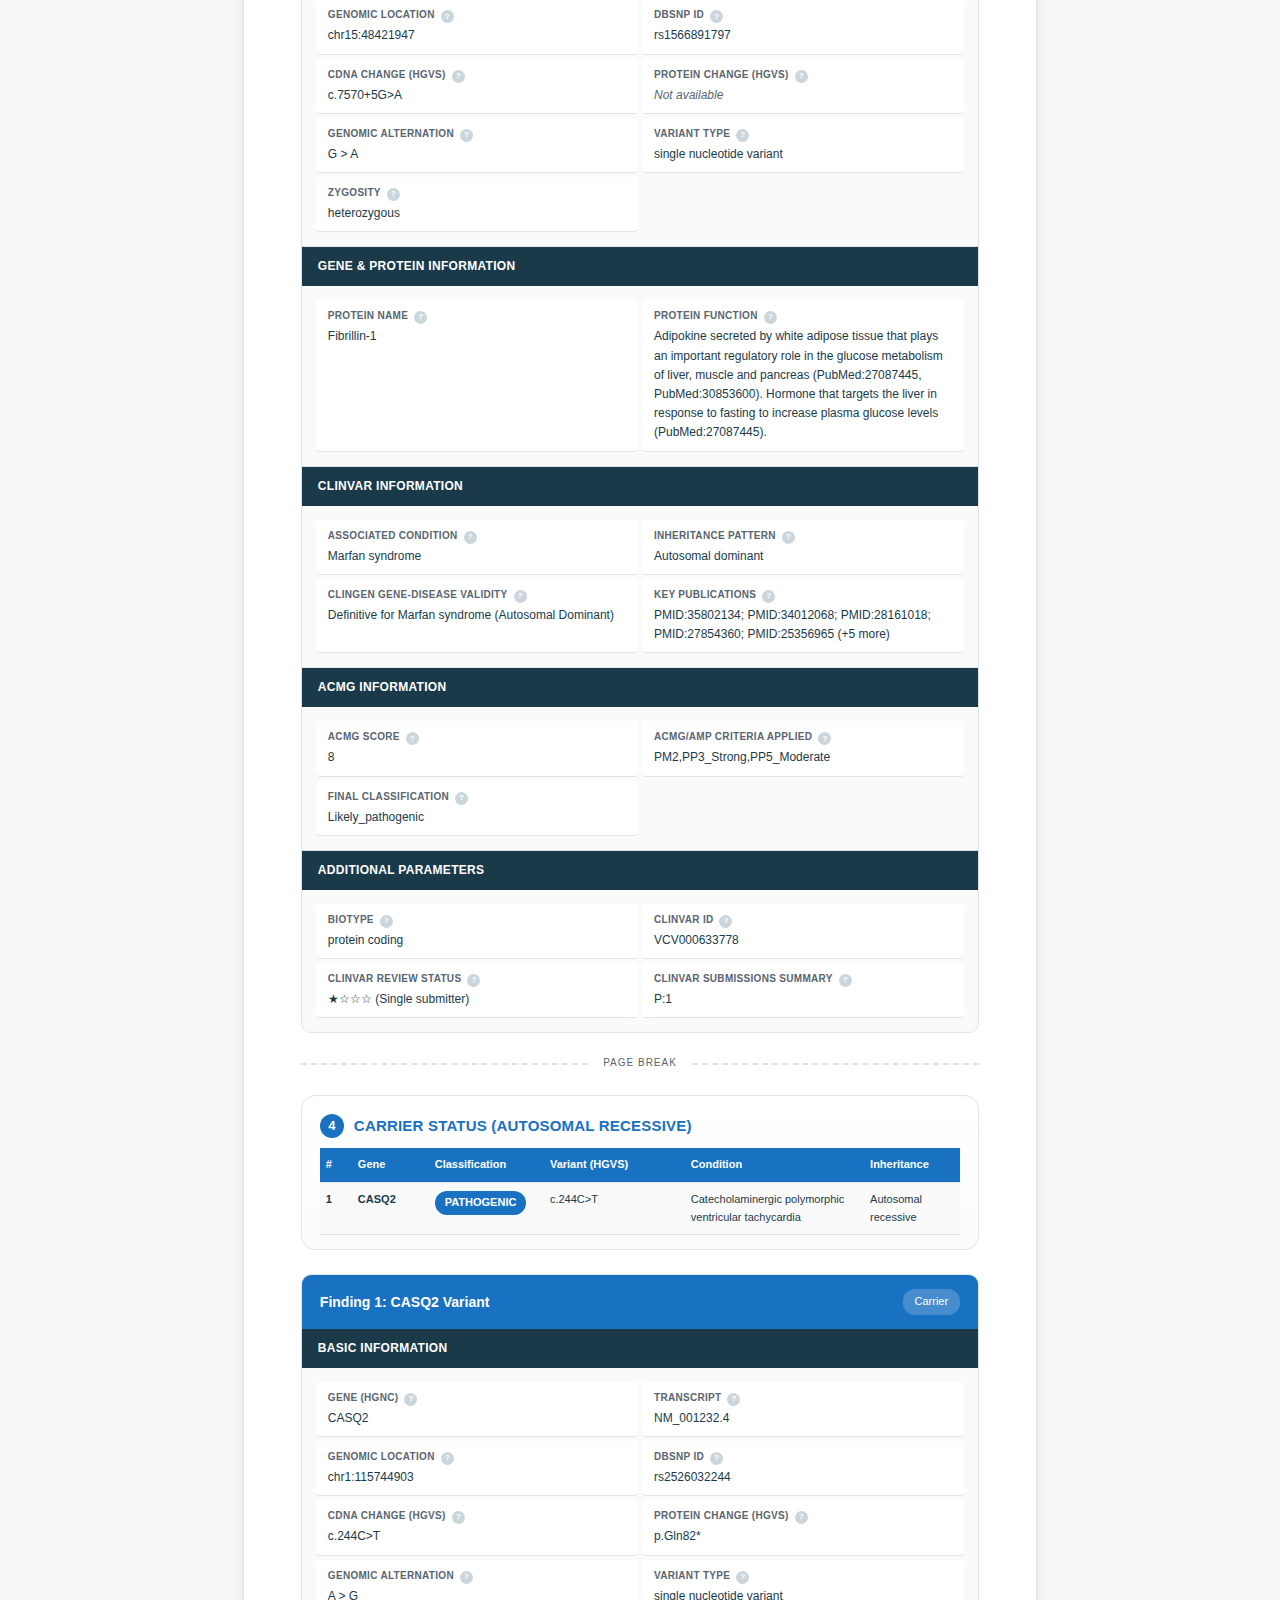
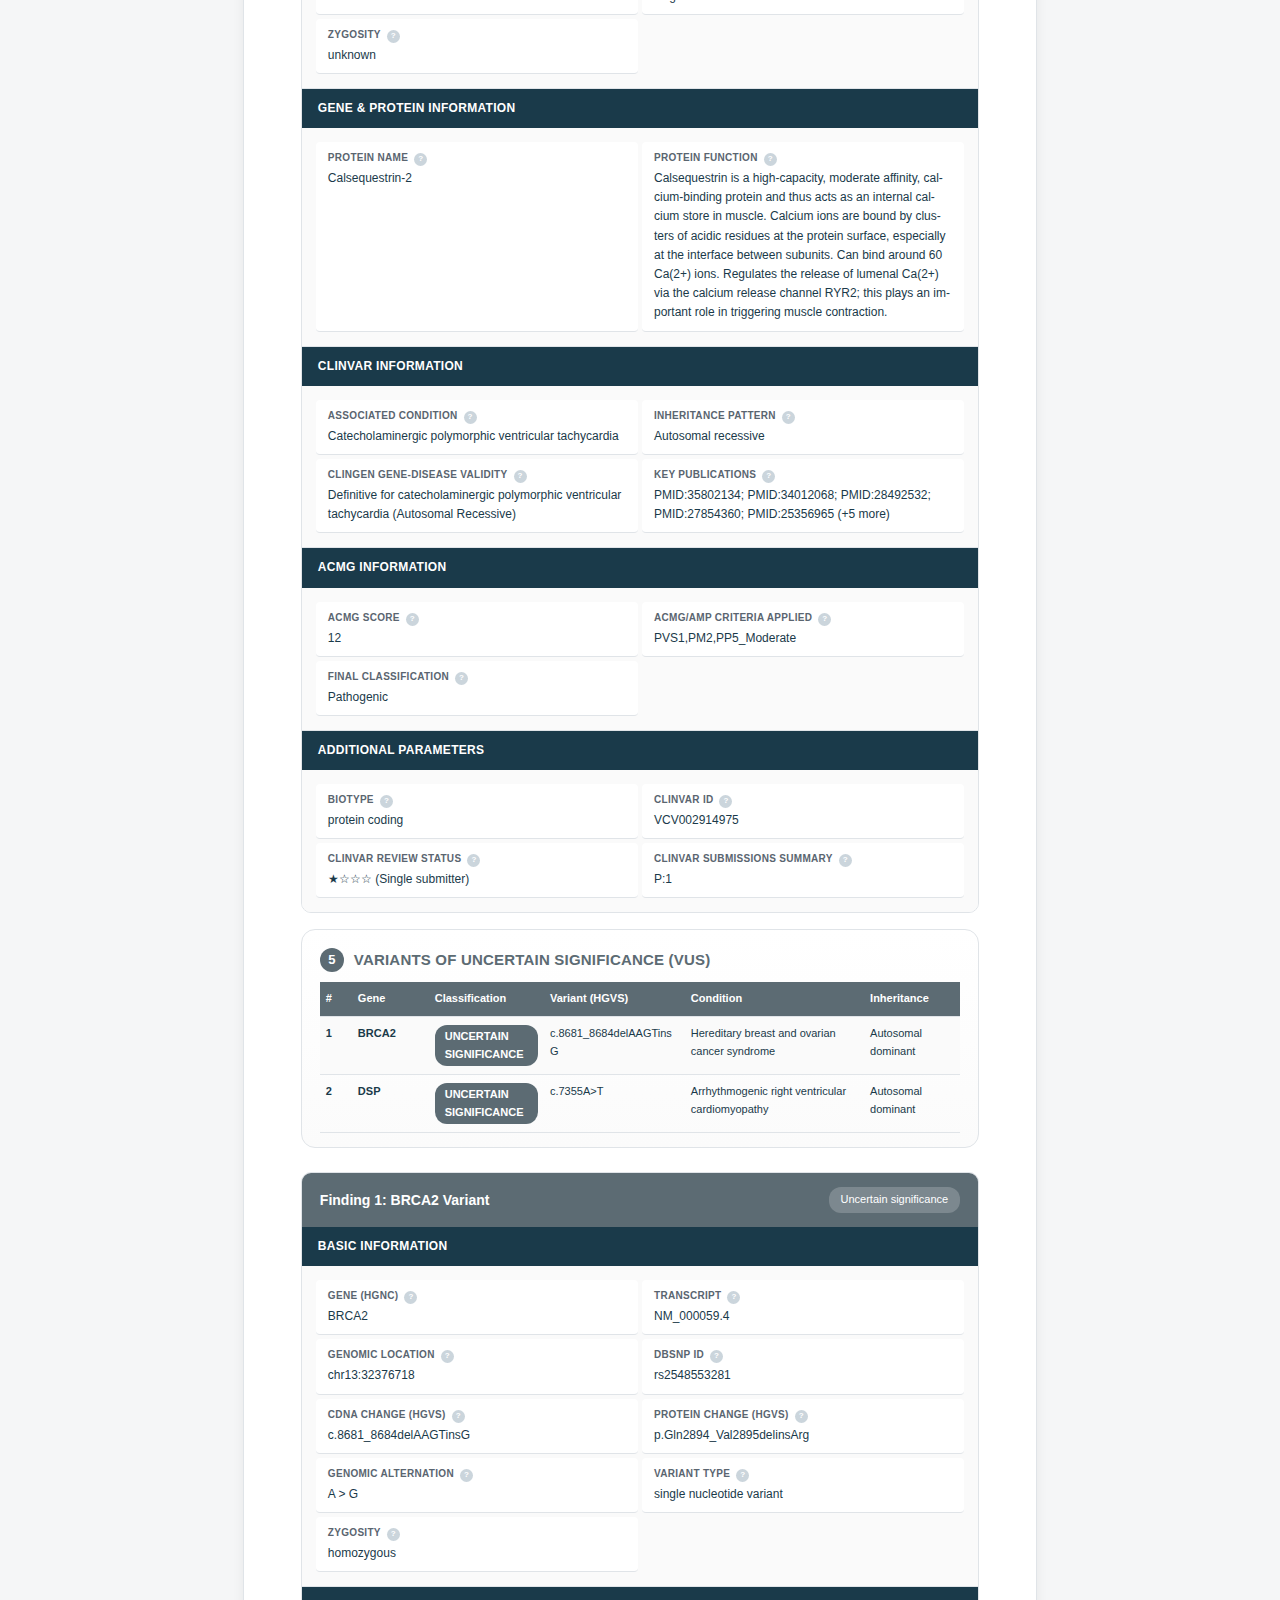
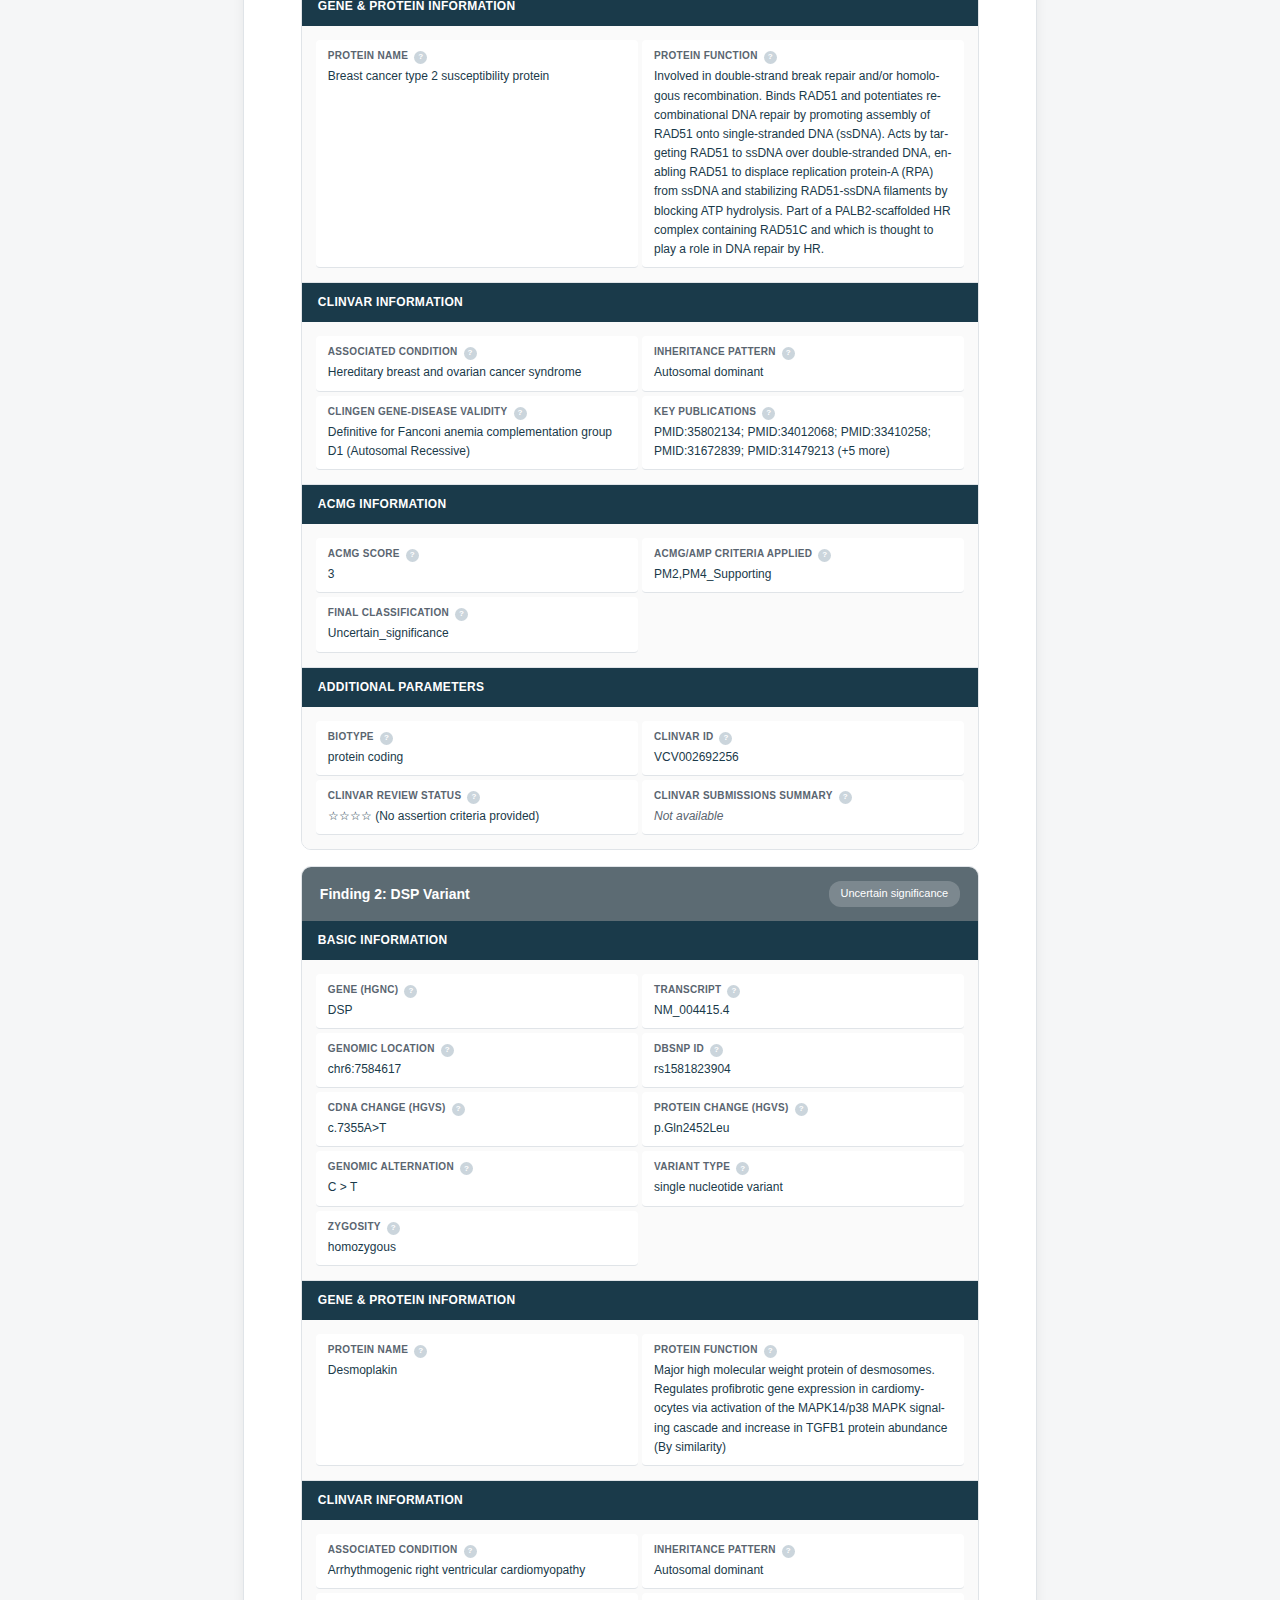
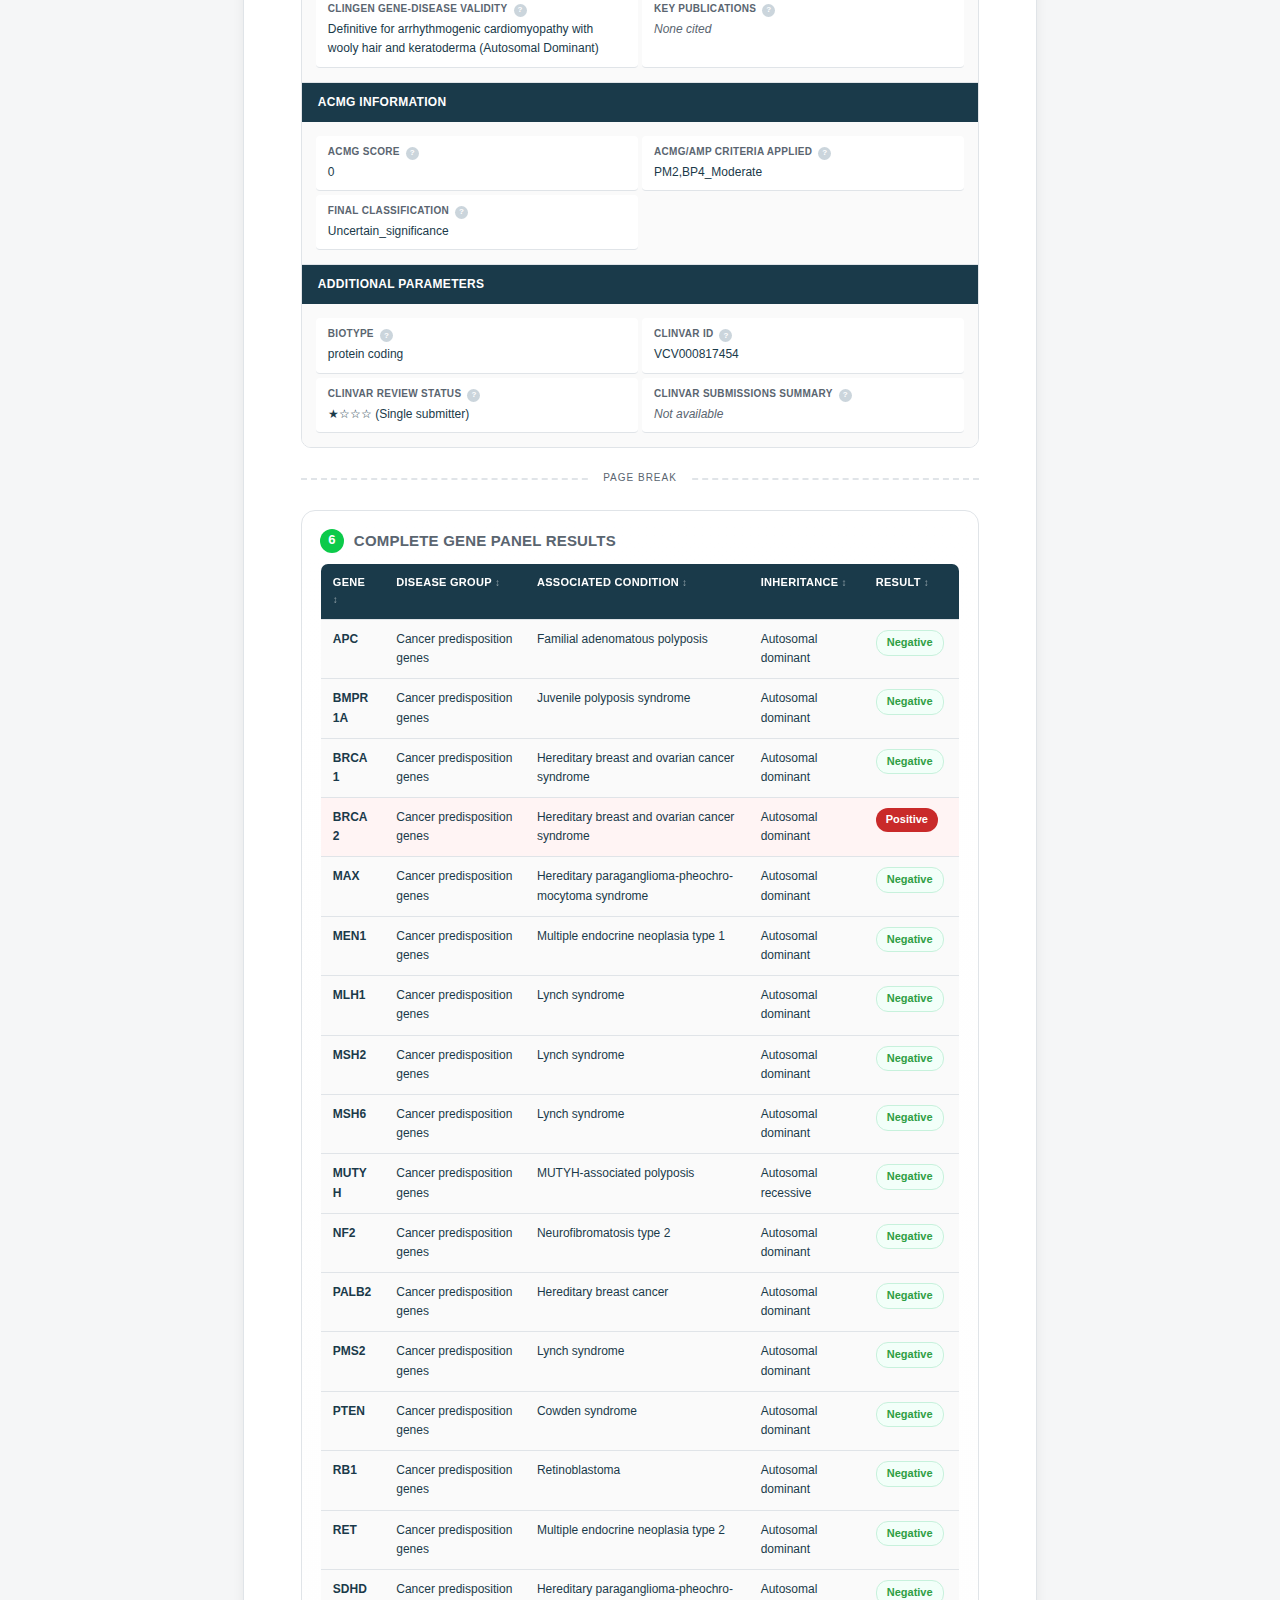
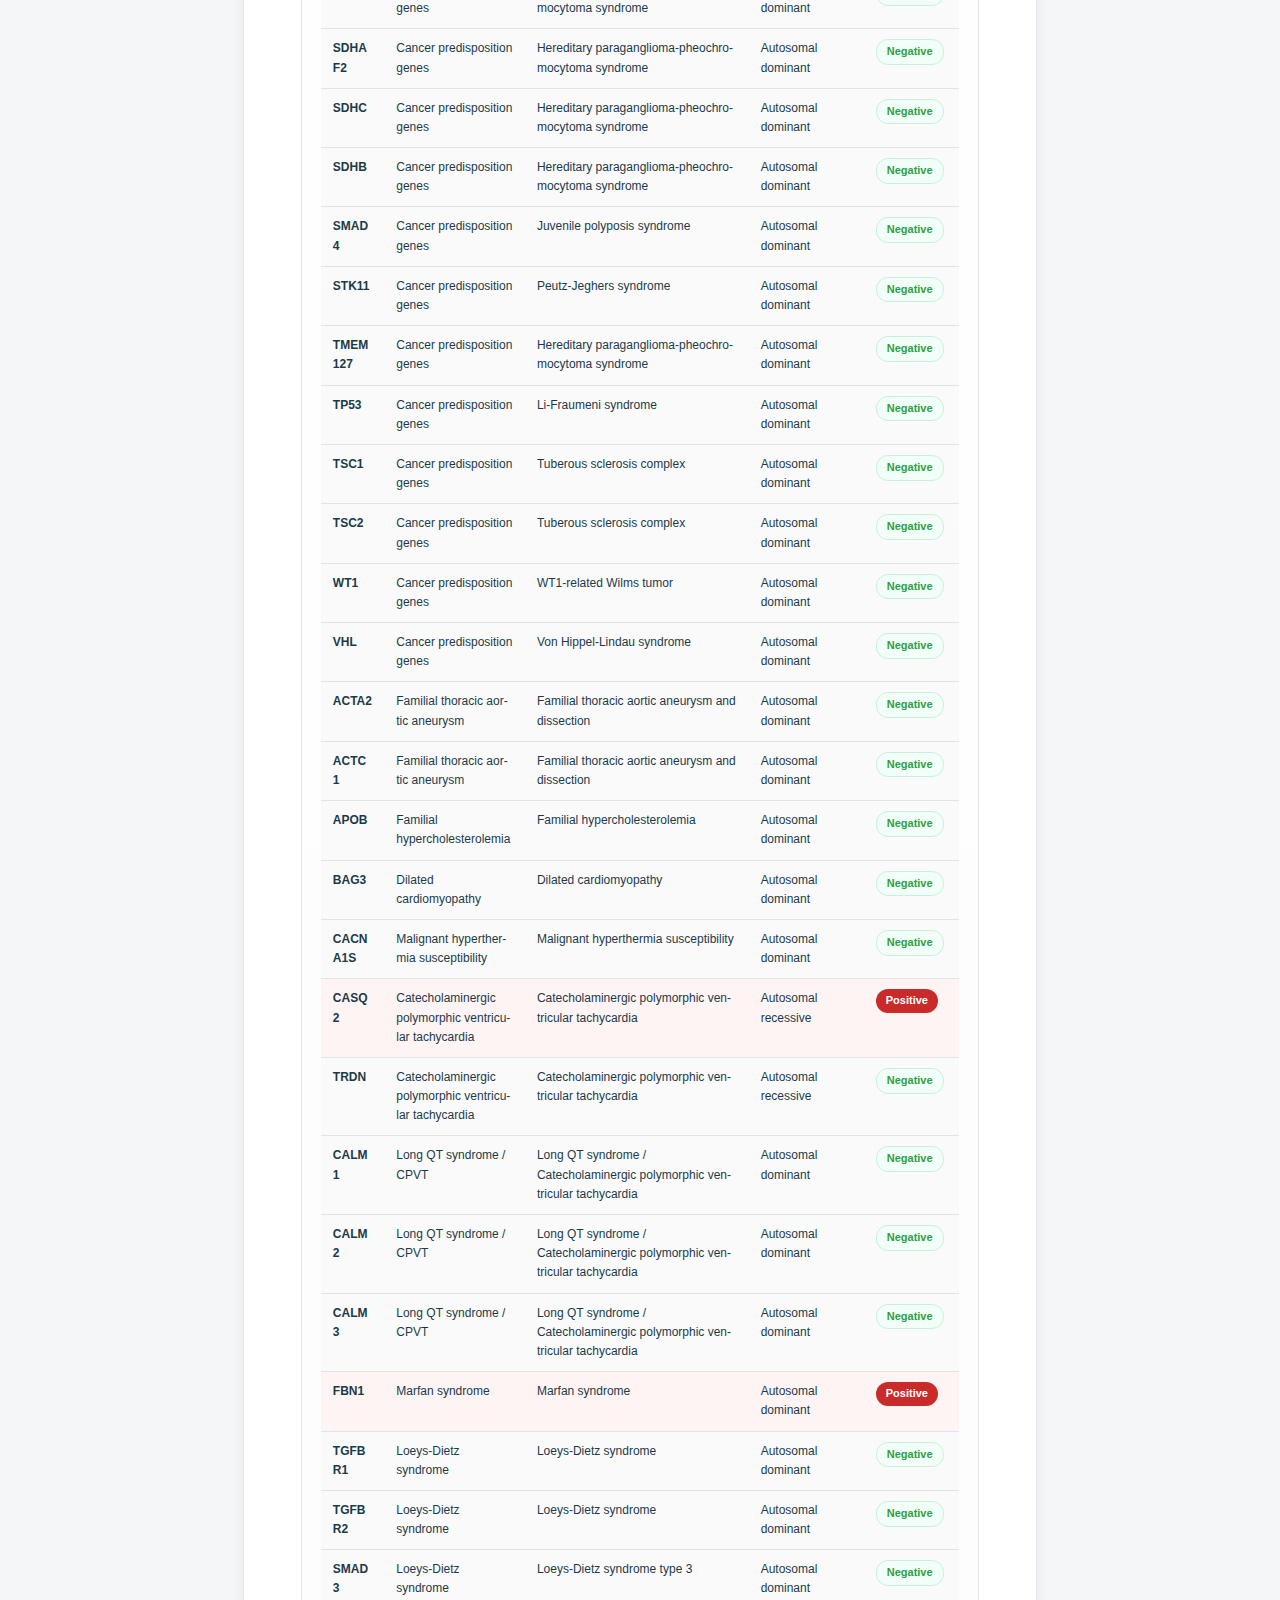
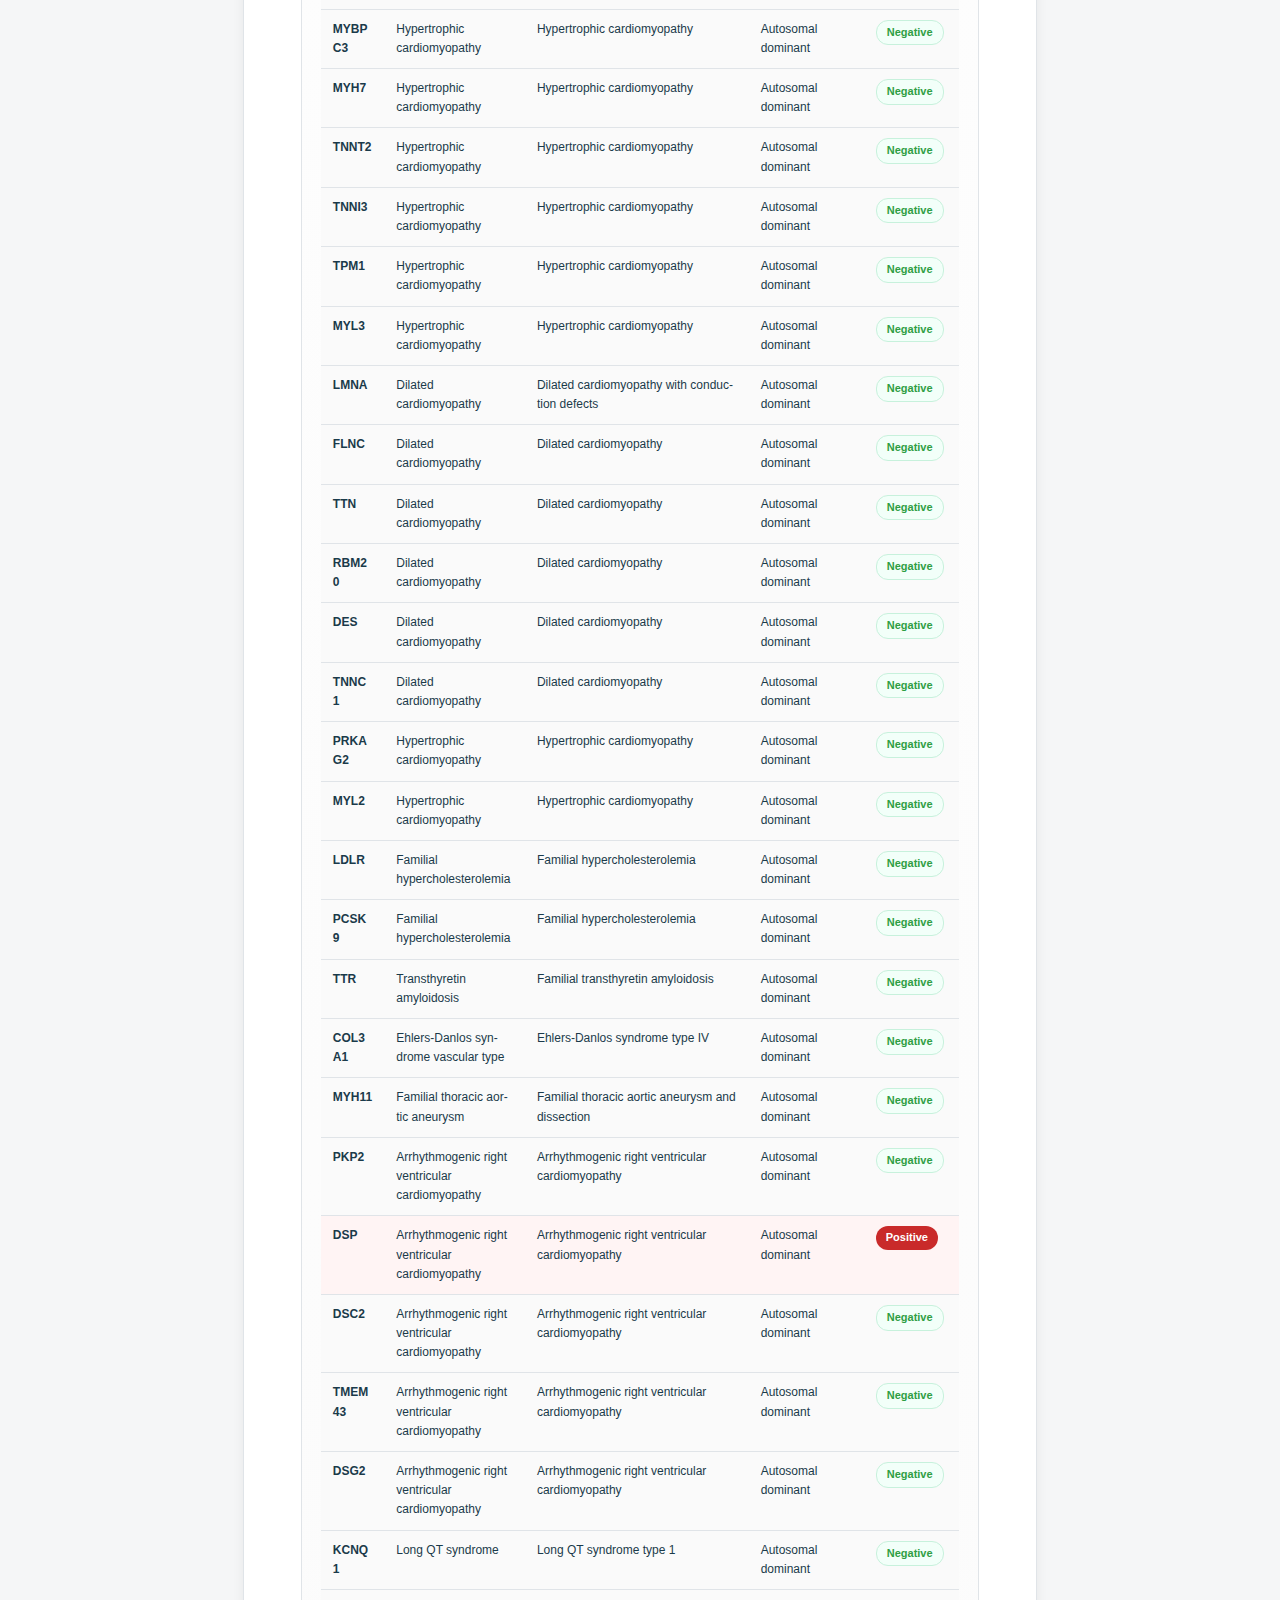
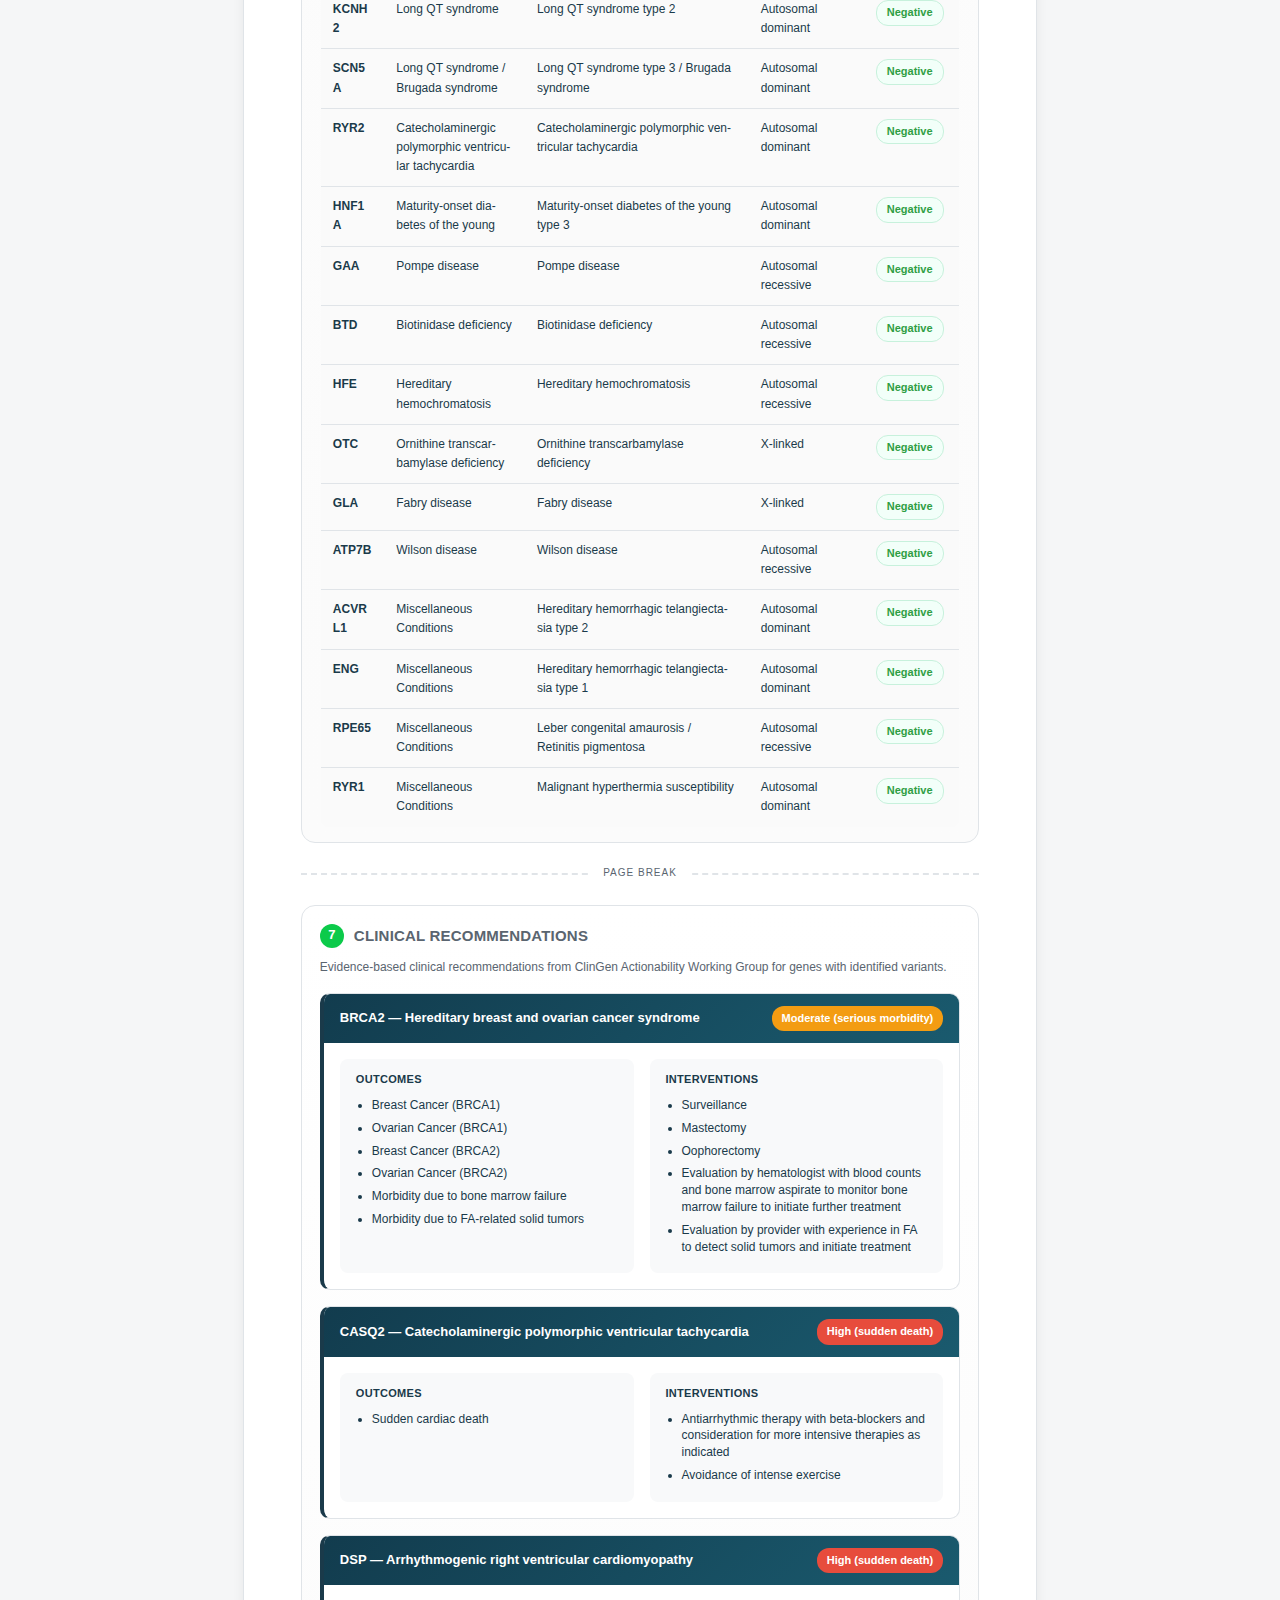
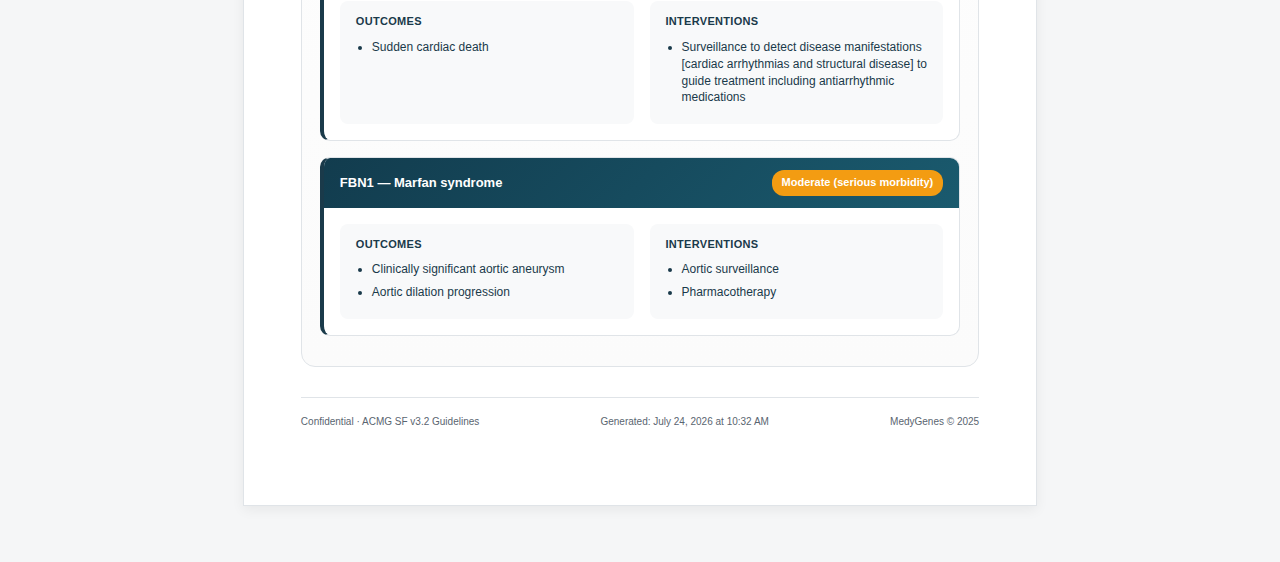
<file: ACMG Report/report.html>
<!DOCTYPE html>
<html lang="en">
<head>
    <meta charset="UTF-8">
    <meta name="viewport" content="width=device-width, initial-scale=1.0">
    <title>MedyGenes | ACMG Secondary Findings Report</title>
    <style>
        :root {
            --bg: #f5f6f7;
            --panel: #ffffff;
            --text: #1a3a4a;
            --muted: #5a6570;
            --accent: #0CCA4A;
            --border: #e0e4e8;
            /* Clinical color palette - slightly muted for professional look */
            --pathogenic-color: #c92a2a;
            --likely-path-color: #d9480f;
            --carrier-color: #1971c2;
            --vus-color: #5c6b73;
            --negative-color: #2f9e44;
            /* Legacy aliases */
            --positive-color: var(--pathogenic-color);
            --warning-color: var(--likely-path-color);
        }
        * { box-sizing: border-box; margin: 0; padding: 0; }
        body {
            font-family: "Helvetica Neue", Helvetica, Arial, sans-serif;
            background: var(--bg);
            color: var(--text);
            line-height: 1.6;
            padding: 0;
        }
        @media screen {
            body {
                padding: 32px;
                display: flex;
                flex-direction: column;
                align-items: center;
            }
        }
        /* Print Header & Footer - hidden on screen, shows on every print page */
        .print-header,
        .print-footer {
            display: none;
        }
        
        /* Report Container - single flowing document */
        .report-document {
            width: 210mm;
            background: var(--panel);
            padding: 20mm 15mm;
            margin-bottom: 24px;
            position: relative;
            border: 1px solid var(--border);
            box-shadow: 0 4px 12px rgba(0, 0, 0, 0.06);
            box-sizing: border-box;
        }
        .report-document::before {
            content: '';
            position: absolute;
            top: 0;
            left: 0;
            right: 0;
            height: 4px;
            background: var(--accent);
        }
        
        /* Visual page separator for screen preview */
        .page-separator {
            border-top: 2px dashed var(--border);
            margin: 30px 0;
            position: relative;
            page-break-before: always;
            break-before: page;
        }
        .page-separator::after {
            content: 'Page Break';
            position: absolute;
            top: -10px;
            left: 50%;
            transform: translateX(-50%);
            background: var(--panel);
            padding: 0 12px;
            font-size: 10px;
            color: var(--muted);
            text-transform: uppercase;
            letter-spacing: 1px;
        }
        
        /* Page breaks */
        .page-break {
            page-break-before: always;
            break-before: page;
        }
        .avoid-break {
            page-break-inside: avoid;
            break-inside: avoid;
        }
        
        /* Section separator (within same page) */
        .section-divider {
            border-top: 1px solid var(--border);
            margin: 24px 0;
        }
        
        /* Report Footer */
        .report-footer {
            margin-top: 30px;
            padding-top: 16px;
            border-top: 1px solid var(--border);
            display: flex;
            justify-content: space-between;
            align-items: center;
            font-size: 10px;
            color: var(--muted);
        }
        
        /* Gene Panel Table - plain table that paginates in PDF */
        .gene-table {
            width: 100%;
            table-layout: fixed;
            border-collapse: collapse;
            border: 1px solid var(--border);
            border-radius: 8px;
            overflow: hidden;
        }
        .gene-table th,
        .gene-table td {
            word-wrap: break-word;
            overflow-wrap: break-word;
            hyphens: auto;
            padding: 10px 12px;
            text-align: left;
            border-bottom: 1px solid var(--border);
            font-size: 12px;
        }
        .gene-table thead {
            background: var(--text);
            color: white;
        }
        .gene-table thead th {
            font-weight: 600;
            font-size: 11px;
            text-transform: uppercase;
            letter-spacing: 0.3px;
        }
        .gene-table tbody tr:hover {
            background: #f8f9fa;
        }
        .gene-table tbody tr:nth-child(even) {
            background: #fafafa;
        }
        .topbar {
            display: flex;
            justify-content: space-between;
            align-items: center;
            margin-bottom: 28px;
            border-bottom: 2px solid var(--accent);
            padding-bottom: 18px;
        }
        .brand {
            display: flex;
            flex-direction: column;
            align-items: flex-start;
            gap: 8px;
            font-weight: 700;
            letter-spacing: 0.4px;
        }
        .brand .mark {
            width: auto;
            height: 40px;
            display: flex;
            align-items: center;
        }
        .brand .mark img {
            height: 100%;
            width: auto;
            display: block;
        }
        .contact {
            text-align: right;
            font-size: 13px;
            color: var(--muted);
            line-height: 1.6;
        }
        .section {
            margin-bottom: 24px;
            padding: 18px 18px 14px;
            border: 1px solid var(--border);
            border-radius: 14px;
            background: linear-gradient(180deg, #ffffff 0%, #fbfbfb 100%);
        }
        .section h3 {
            margin: 0 0 10px;
            font-size: 15px;
            letter-spacing: 0.2px;
            text-transform: uppercase;
            color: var(--muted);
            display: flex;
            align-items: center;
            gap: 10px;
        }
        .section-number {
            display: inline-flex;
            align-items: center;
            justify-content: center;
            background: var(--accent);
            color: white;
            width: 24px;
            height: 24px;
            border-radius: 50%;
            font-size: 13px;
            font-weight: 600;
        }
        /* Section-specific colors */
        .section.pathogenic-section .section-number {
            background: var(--pathogenic-color);
        }
        .section.pathogenic-section h3 {
            color: var(--pathogenic-color);
        }
        .section.carrier-section .section-number {
            background: var(--carrier-color);
        }
        .section.carrier-section h3 {
            color: var(--carrier-color);
        }
        .section.vus-section .section-number {
            background: var(--vus-color);
        }
        .section.vus-section h3 {
            color: var(--vus-color);
        }
        .meta-grid {
            display: grid;
            grid-template-columns: repeat(4, 1fr);
            gap: 12px 18px;
            font-size: 14px;
        }
        .meta-grid .label {
            color: var(--muted);
            font-size: 11px;
            letter-spacing: 0.3px;
            text-transform: uppercase;
            margin-bottom: 4px;
            display: block;
        }
        .meta-grid > div > div {
            font-size: 14px;
            color: var(--text);
            font-weight: 500;
        }
        
        /* Table of Contents */
        .toc-list {
            display: grid;
            grid-template-columns: repeat(2, 1fr);
            gap: 8px 24px;
            list-style: none;
            padding: 0;
            margin: 0;
        }
        .toc-list li {
            font-size: 13px;
            color: var(--muted);
        }
        .toc-list a {
            color: var(--text);
            text-decoration: none;
            transition: color 0.2s;
        }
        .toc-list a:hover {
            color: var(--accent);
        }
        
        /* Summary Cards */
        .summary-cards-grid {
            display: flex;
            gap: 12px;
            margin-top: 16px;
            align-items: stretch;
        }
        .summary-card {
            background: var(--panel);
            padding: 16px 14px;
            border-radius: 8px;
            text-align: center;
            border: 1px solid var(--border);
            flex: 1;
            display: flex;
            flex-direction: column;
            justify-content: center;
            min-height: 80px;
        }
        .summary-card.total {
            background: #f8f9fa;
            border-left: 4px solid var(--accent);
            flex: 0.8;
        }
        .summary-card.pathogenic {
            background: #fef5f5;
            border-left: 4px solid var(--pathogenic-color);
        }
        .summary-card.pathogenic .number {
            color: var(--pathogenic-color);
        }
        .summary-card.pathogenic .icon {
            color: var(--pathogenic-color);
        }
        .summary-card.carrier {
            background: #f0f7ff;
            border-left: 4px solid var(--carrier-color);
        }
        .summary-card.carrier .number { color: var(--carrier-color); }
        .summary-card.carrier .icon { color: var(--carrier-color); }
        .summary-card.vus {
            background: #f5f6f7;
            border-left: 4px solid var(--vus-color);
        }
        .summary-card.vus .number { color: var(--vus-color); }
        .summary-card.vus .icon { color: var(--vus-color); }
        .summary-card.negative {
            background: #f4fbf6;
            border-left: 4px solid var(--negative-color);
        }
        .summary-card.negative .number { color: var(--negative-color); }
        .summary-card.negative .icon { color: var(--negative-color); }
        .summary-card .icon {
            margin-bottom: 6px;
            opacity: 0.85;
            display: flex;
            justify-content: center;
            align-items: center;
        }
        .summary-card .icon svg {
            width: 22px;
            height: 22px;
        }
        .summary-card .number {
            font-size: 32px;
            font-weight: 800;
            color: var(--text);
            line-height: 1;
        }
        .summary-card.total .number {
            color: var(--accent);
            font-size: 28px;
        }
        .summary-card .label {
            color: var(--muted);
            font-size: 10px;
            text-transform: uppercase;
            letter-spacing: 0.4px;
            margin-top: 6px;
            font-weight: 600;
        }
        
        /* Executive Summary */
        .executive-content p {
            margin-bottom: 12px;
            text-align: justify;
            font-size: 13px;
            line-height: 1.6;
        }
        .executive-highlight {
            background: #fff8e6;
            border-left: 4px solid var(--warning-color);
            padding: 12px 16px;
            margin: 12px 0;
            border-radius: 0 8px 8px 0;
            font-size: 13px;
        }
        .executive-highlight.positive-findings {
            background: #fff4f4;
            border-left-color: var(--positive-color);
        }
        .executive-highlight.carrier-findings {
            background: #ebf5fb;
            border-left-color: var(--carrier-color);
        }
        .executive-highlight.vus-findings {
            background: #f4f6f6;
            border-left-color: var(--vus-color);
        }
        .executive-highlight.no-findings {
            background: #f2fff9;
            border-left-color: var(--negative-color);
        }
        
        /* Tables */
        table {
            width: 100%;
            max-width: 100%;
            border-collapse: collapse;
            font-size: 11px;
            margin-top: 8px;
            table-layout: fixed;
        }
        thead {
            background: var(--text);
            color: #fff;
        }
        th, td {
            padding: 8px 6px;
            border-bottom: 1px solid var(--border);
            text-align: left;
            vertical-align: top;
            word-wrap: break-word;
            overflow-wrap: break-word;
            hyphens: auto;
        }
        tbody tr:nth-child(odd) { background: #fafafa; }
        tbody tr:hover { background: #f0f0f0; }
        
        /* Column widths for findings table */
        .findings-summary-table th:nth-child(1) { width: 5%; }
        .findings-summary-table th:nth-child(2) { width: 12%; }
        .findings-summary-table th:nth-child(3) { width: 18%; }
        .findings-summary-table th:nth-child(4) { width: 22%; }
        .findings-summary-table th:nth-child(5) { width: 28%; }
        .findings-summary-table th:nth-child(6) { width: 15%; }
        
        /* Column widths for gene table */
        .gene-table th:nth-child(1) { width: 10%; }
        .gene-table th:nth-child(2) { width: 22%; }
        .gene-table th:nth-child(3) { width: 35%; }
        .gene-table th:nth-child(4) { width: 18%; }
        .gene-table th:nth-child(5) { width: 15%; }
        
        .findings-summary-table thead { background: var(--pathogenic-color); }
        .findings-summary-table.carrier thead { background: var(--carrier-color); }
        .findings-summary-table.vus thead { background: var(--vus-color); }
        
        .classification-badge {
            display: inline-block;
            padding: 3px 10px;
            border-radius: 12px;
            font-size: 11px;
            font-weight: 600;
            text-transform: uppercase;
        }
        .classification-badge.pathogenic { background: var(--pathogenic-color); color: white; }
        .classification-badge.likely-pathogenic { background: var(--likely-path-color); color: white; }
        .classification-badge.carrier { background: var(--carrier-color); color: white; }
        .classification-badge.vus { background: var(--vus-color); color: white; }
        
        .result-badge {
            display: inline-block;
            padding: 3px 10px;
            border-radius: 12px;
            font-size: 11px;
            font-weight: 600;
        }
        .result-badge.positive { background: var(--pathogenic-color); color: white; }
        .result-badge.negative { background: #f2fff9; color: var(--negative-color); border: 1px solid #c7f1dc; }
        
        /* Finding Cards */
        .finding-card {
            background: var(--panel);
            border-radius: 10px;
            margin-bottom: 16px;
            border: 1px solid var(--border);
            overflow: hidden;
        }
        .finding-header {
            background: var(--pathogenic-color);
            color: white;
            padding: 14px 18px;
            display: flex;
            justify-content: space-between;
            align-items: center;
        }
        .finding-header.likely-pathogenic {
            background: var(--likely-path-color);
        }
        .finding-header.carrier {
            background: var(--carrier-color);
        }
        .finding-header.vus {
            background: var(--vus-color);
        }
        .finding-header h4 {
            font-size: 14px;
            margin: 0;
        }
        .finding-header .classification {
            background: rgba(255,255,255,0.2);
            padding: 4px 12px;
            border-radius: 12px;
            font-size: 11px;
        }
        .finding-body {
            padding: 0;
        }
        .info-section {
            border-bottom: 1px solid var(--border);
        }
        .info-section:last-child { border-bottom: none; }
        .info-section h5 {
            color: white;
            background: var(--text);
            margin: 0;
            padding: 10px 16px;
            font-size: 12px;
            font-weight: 600;
            text-transform: uppercase;
            letter-spacing: 0.3px;
        }
        .info-section h5.gene-protein { background: var(--text); }
        .info-section h5.actionability { background: var(--text); }
        .info-section-content {
            display: grid;
            grid-template-columns: repeat(2, 1fr);
            width: 100%;
            max-width: 100%;
            gap: 0;
            padding: 12px;
            background: #fafafa;
        }
        .info-row {
            display: flex;
            flex-direction: column;
            padding: 8px 12px;
            border-bottom: 1px solid var(--border);
            background: var(--panel);
            margin: 2px;
            border-radius: 4px;
            overflow: hidden;
        }
        .info-label {
            font-weight: 600;
            color: var(--muted);
            font-size: 10px;
            text-transform: uppercase;
            letter-spacing: 0.3px;
            margin-bottom: 3px;
            white-space: nowrap;
        }
        .info-label-container {
            display: flex;
            align-items: center;
            gap: 6px;
        }
        .tooltip-icon {
            display: inline-flex;
            align-items: center;
            justify-content: center;
            width: 13px;
            height: 13px;
            background-color: #cbd5dc;
            color: #fff;
            border-radius: 50%;
            font-size: 8px;
            font-weight: 600;
            position: relative;
            cursor: help;
        }
        .tooltip-icon:hover {
            background-color: #9ca8b3;
        }
        .tooltip-icon:hover .tooltip-content {
            visibility: visible;
            opacity: 1;
        }
        .tooltip-content {
            visibility: hidden;
            opacity: 0;
            position: absolute;
            bottom: calc(100% + 8px);
            left: 50%;
            transform: translateX(-50%);
            background-color: var(--text);
            color: white;
            padding: 8px 12px;
            border-radius: 6px;
            font-size: 10px;
            font-weight: 400;
            line-height: 1.4;
            width: 220px;
            text-transform: none;
            letter-spacing: normal;
            z-index: 1000;
            box-shadow: 0 4px 12px rgba(0,0,0,0.2);
        }
        .info-value {
            color: var(--text);
            word-break: break-word;
            overflow-wrap: break-word;
            hyphens: auto;
            font-size: 12px;
            max-width: 100%;
        }
        .info-value.not-available {
            color: var(--muted);
            font-style: italic;
        }
        
        /* Recommendation Cards */
        .recommendation-card {
            background: var(--panel);
            border-radius: 10px;
            margin-bottom: 16px;
            border: 1px solid var(--border);
            overflow: hidden;
            border-left: 4px solid var(--text);
        }
        .recommendation-header {
            background: linear-gradient(135deg, #123C4E, #1a5a6e);
            color: white;
            padding: 12px 16px;
            display: flex;
            justify-content: space-between;
            align-items: center;
        }
        .recommendation-header h4 {
            font-size: 13px;
            margin: 0;
        }
        .recommendation-header .evidence-badge {
            padding: 4px 10px;
            border-radius: 12px;
            font-size: 11px;
            font-weight: 600;
        }
        .recommendation-header .evidence-badge.severity-high {
            background: #e74c3c;
            color: white;
        }
        .recommendation-header .evidence-badge.severity-moderate {
            background: #f39c12;
            color: white;
        }
        .recommendation-header .evidence-badge.severity-low {
            background: rgba(255,255,255,0.3);
            color: white;
        }
        .recommendation-body {
            padding: 16px;
        }
        .recommendation-grid {
            display: grid;
            grid-template-columns: repeat(2, 1fr);
            gap: 16px;
        }
        .recommendation-list {
            background: #f8f9fa;
            padding: 12px 16px;
            border-radius: 8px;
        }
        .recommendation-list h5 {
            color: var(--text);
            font-size: 11px;
            text-transform: uppercase;
            letter-spacing: 0.3px;
            margin-bottom: 8px;
        }
        .recommendation-list ul {
            margin: 0;
            padding-left: 16px;
            font-size: 12px;
        }
        .recommendation-list ul li {
            margin-bottom: 6px;
            line-height: 1.4;
        }
        
        .gene-table th {
            cursor: pointer;
            user-select: none;
            position: sticky;
            top: 0;
        }
        .gene-table th:hover { background: #1a4a5e; }
        .gene-table th::after {
            content: ' ↕';
            opacity: 0.5;
            font-size: 10px;
        }
        .positive-row { background-color: #fff4f4 !important; }
        .positive-row:hover { background-color: #fee2e2 !important; }
        
        .no-findings-message {
            color: var(--muted);
            padding: 12px 16px;
            background: #f8f9fa;
            border-radius: 8px;
            font-style: italic;
            font-size: 13px;
        }
        .no-recommendations {
            color: var(--muted);
            font-style: italic;
            padding: 12px 16px;
            background: #f8f9fa;
            border-radius: 8px;
            font-size: 13px;
        }
        
        
        /* Report Navigation */
        .report-nav {
            position: fixed;
            top: 20px;
            right: 20px;
            z-index: 1000;
            background: #ffffff;
            border: 2px solid var(--accent);
            border-radius: 8px;
            box-shadow: 0 4px 12px rgba(0, 0, 0, 0.15);
            padding: 12px;
            display: flex;
            flex-direction: column;
            gap: 8px;
            min-width: 200px;
        }
        .report-nav-header {
            font-size: 12px;
            font-weight: 700;
            color: var(--text);
            text-transform: uppercase;
            letter-spacing: 0.5px;
            padding-bottom: 8px;
            border-bottom: 1px solid var(--border);
            margin-bottom: 4px;
        }
        .report-nav-btn {
            padding: 10px 14px;
            background: #f8f9fa;
            border: 1px solid var(--border);
            border-radius: 6px;
            font-size: 13px;
            font-weight: 600;
            color: var(--text);
            cursor: pointer;
            transition: all 0.2s ease;
            text-align: left;
            text-decoration: none;
            display: block;
        }
        .report-nav-btn:hover {
            background: var(--accent);
            color: #ffffff;
            border-color: var(--accent);
            transform: translateX(4px);
        }
        .report-nav-btn.active {
            background: var(--accent);
            color: #ffffff;
            border-color: var(--accent);
        }
        
        @media print {
            .report-nav { display: none !important; }
            
            body { 
                background: #fff; 
                padding: 0; 
                margin: 0;
            }
            
            /* Print Header - appears on every page */
            .print-header {
                display: flex !important;
                position: fixed;
                top: 0;
                left: 0;
                right: 0;
                height: 15mm;
                padding: 3mm 10mm;
                background: white;
                border-bottom: 1px solid #ddd;
                align-items: center;
                gap: 12px;
                font-size: 9px;
                color: #666;
                z-index: 1000;
            }
            .print-logo {
                height: 10mm;
                width: auto;
            }
            .print-title {
                font-weight: 600;
                color: #123C4E;
                font-size: 10px;
            }
            .print-patient {
                margin-left: auto;
                font-size: 8px;
            }
            
            /* Print Footer - appears on every page */
            .print-footer {
                display: flex !important;
                position: fixed;
                bottom: 0;
                left: 0;
                right: 0;
                height: 10mm;
                padding: 2mm 10mm;
                background: white;
                border-top: 1px solid #ddd;
                justify-content: space-between;
                align-items: center;
                font-size: 8px;
                color: #666;
                z-index: 1000;
            }
            
            /* Report document in print */
            .report-document { 
                box-shadow: none; 
                border: none;
                width: 100%;
                margin: 0;
                /* Padding to account for fixed header and footer */
                padding: 20mm 0 15mm 0 !important;
            }
            .report-document::before {
                display: none;
            }
            
            /* Hide visual page separator label in print */
            .page-separator::after {
                display: none;
            }
            .page-separator {
                border: none;
                margin: 0;
            }
            
            /* Sections */
            .section { 
                break-inside: auto;
                page-break-inside: auto;
                margin-bottom: 16px;
                padding: 12px 14px;
            }
            
            /* Section headers stay with content */
            .section h3 {
                page-break-after: avoid;
                break-after: avoid;
            }
            
            /* Finding cards - allow breaking for long content */
            .finding-card { 
                break-inside: auto;
                page-break-inside: auto;
                margin-bottom: 12px;
            }
            
            /* Finding card headers should stay with some content */
            .finding-header {
                page-break-after: avoid;
                break-after: avoid;
            }
            
            /* Info section headers should stay with content */
            .info-section h5 {
                page-break-after: avoid;
                break-after: avoid;
            }
            
            /* Tables - IMPORTANT: proper A4 handling */
            table {
                width: 100% !important;
                max-width: 180mm !important;
                table-layout: fixed;
                page-break-inside: auto;
                font-size: 8px;
                border-collapse: collapse;
            }
            
            /* Repeat table headers on each page */
            thead {
                display: table-header-group;
            }
            
            tbody {
                display: table-row-group;
            }
            
            /* Rows shouldn't break in the middle */
            tr {
                page-break-inside: avoid;
                page-break-after: auto;
            }
            
            th, td {
                padding: 4px 6px;
                font-size: 8px;
                word-wrap: break-word;
                overflow-wrap: break-word;
                hyphens: auto;
                max-width: 100%;
            }
            
            /* Info sections - allow breaking if needed */
            .info-section {
                break-inside: auto;
                page-break-inside: auto;
                margin-bottom: 8px;
            }
            
            .info-section-content {
                grid-template-columns: repeat(2, 1fr);
                width: 100%;
            }
            
            .info-row {
                padding: 4px 6px;
                font-size: 8px;
            }
            
            .info-value {
                font-size: 8px;
                word-break: break-word;
                overflow-wrap: break-word;
            }
            
            .info-label {
                font-size: 7px;
            }
            
            /* Topbar compact */
            .topbar {
                padding-bottom: 10px;
                margin-bottom: 12px;
            }
            
            .topbar .brand .mark img {
                height: 28px;
            }
            
            .contact {
                font-size: 9px;
            }
            
            /* Summary cards compact - keep together */
            .summary-cards-grid {
                gap: 6px;
                break-inside: avoid;
                page-break-inside: avoid;
            }
            .summary-card {
                padding: 6px 4px;
                min-height: 45px;
            }
            .summary-card .number {
                font-size: 18px;
            }
            .summary-card .icon svg {
                width: 12px;
                height: 12px;
            }
            
            /* Meta grid (patient info) - keep together */
            .meta-grid {
                break-inside: avoid;
                page-break-inside: avoid;
            }
            
            /* Table of contents - keep together */
            .toc-list {
                break-inside: avoid;
                page-break-inside: avoid;
            }
            
            /* Executive content - keep with summary */
            .executive-content {
                break-after: avoid;
                page-break-after: avoid;
            }
            
            /* Hide tooltips in print */
            .tooltip-icon { display: none; }
            
            /* Hide inline report footer in print - using fixed footer instead */
            .report-footer {
                display: none !important;
            }
            
            /* Badges smaller */
            .classification-badge,
            .result-badge {
                padding: 2px 5px;
                font-size: 7px;
            }
            
            /* Recommendation cards */
            .recommendation-card {
                break-inside: avoid;
                page-break-inside: avoid;
                margin-bottom: 10px;
            }
            
            /* Gene table for print - fits A4 and paginates */
            .gene-table {
                width: 100% !important;
                table-layout: fixed !important;
                font-size: 8px !important;
                border: 1px solid #ddd;
            }
            .gene-table th:nth-child(1) { width: 10%; }
            .gene-table th:nth-child(2) { width: 18%; }
            .gene-table th:nth-child(3) { width: 40%; }
            .gene-table th:nth-child(4) { width: 16%; }
            .gene-table th:nth-child(5) { width: 16%; }
            
            .gene-table th,
            .gene-table td {
                padding: 4px 6px !important;
                font-size: 8px !important;
            }
            
            .gene-table th::after { display: none; }
            .gene-table th { cursor: default; }
            
            /* Findings summary table */
            .findings-summary-table {
                width: 100% !important;
                table-layout: fixed !important;
            }
            .findings-summary-table th:nth-child(1) { width: 5%; }
            .findings-summary-table th:nth-child(2) { width: 10%; }
            .findings-summary-table th:nth-child(3) { width: 15%; }
            .findings-summary-table th:nth-child(4) { width: 25%; }
            .findings-summary-table th:nth-child(5) { width: 30%; }
            .findings-summary-table th:nth-child(6) { width: 15%; }
            
            /* Topbar - keep with first section */
            .topbar {
                break-after: avoid;
                page-break-after: avoid;
            }
        }
        
        @page {
            size: A4;
            /* Top margin accounts for fixed header, bottom for fixed footer */
            margin: 20mm 10mm 18mm 10mm;
        }
    </style>
</head>
<body>
    <!-- Report Navigation -->
    <nav class="report-nav">
        <div class="report-nav-header">Switch Report</div>
        <a href="../index.html" class="report-nav-btn">WGS Clinical Report</a>
        <a href="report.html" class="report-nav-btn active">ACMG Report</a>
        <a href="../genomic-compatibility.html" class="report-nav-btn">Genomic Compatibility</a>
    </nav>

    <!-- Print Header - appears on every page when printing -->
    <div class="print-header">
        <img src="../assets/medygenes_logosvg.svg" alt="MedyGenes" class="print-logo">
        <span class="print-title">ACMG Secondary Findings Report</span>
        <span class="print-patient">Patient: <span id="printPatientName">Sarah Cohen</span> | ID: <span id="printPatientId">MG-2025-00847</span></span>
    </div>
    
    <!-- Print Footer - appears on every page when printing -->
    <div class="print-footer">
        <span>Confidential · ACMG SF v3.2 Guidelines</span>
        <span>MedyGenes © 2025</span>
    </div>

    <!-- Single Flowing Report Document -->
    <main class="report-document">
        <!-- Header -->
        <header class="topbar">
            <div class="brand">
                <div class="mark">
                    <img src="../assets/medygenes_logosvg.svg" alt="MedyGenes" style="height: 40px; width: auto;">
                </div>
                <div>
                    <div style="font-size:12px; color:var(--muted); letter-spacing:0.4px;">ACMG Secondary Findings Report</div>
                </div>
            </div>
            <div class="contact">
                <div>medigenes.co.il</div>
                <div>+1 (555) 321-9876</div>
                <div>support@medygenes.com</div>
                <div>Yigal Alon 94, Tel Aviv</div>
            </div>
        </header>

        <!-- Section 1: Patient Information -->
        <section class="section" id="patientSection">
            <h3><span class="section-number">1</span> Patient Information</h3>
            <div class="meta-grid">
                <div>
                    <span class="label">Patient ID</span>
                    <div id="patientId">MG-2025-00847</div>
                </div>
                <div>
                    <span class="label">Patient Name</span>
                    <div id="patientName">Sarah Cohen</div>
                </div>
                <div>
                    <span class="label">Date of Birth</span>
                    <div id="patientDob">1985-03-15</div>
                </div>
                <div>
                    <span class="label">Sex</span>
                    <div id="patientSex">Female</div>
                </div>
                <div>
                    <span class="label">Sample ID</span>
                    <div id="sampleId">WGS-2025-00847</div>
                </div>
                <div>
                    <span class="label">Sample Type</span>
                    <div id="sampleType">Whole Blood</div>
                </div>
                <div>
                    <span class="label">Collection Date</span>
                    <div id="collectionDate">2025-12-28</div>
                </div>
                <div>
                    <span class="label">Ordering Physician</span>
                    <div id="physician">Dr. David Levi</div>
                </div>
            </div>
        </section>

        <!-- Table of Contents -->
        <section class="section">
            <h3>Report Contents</h3>
            <ol class="toc-list">
                <li>1. <a href="#patientSection">Patient Information</a></li>
                <li>2. <a href="#executiveSection">Executive Summary</a></li>
                <li>3. <a href="#findingsSection">Pathogenic/Likely Pathogenic Findings</a></li>
                <li>4. <a href="#carrierSection">Carrier Status (AR Conditions)</a></li>
                <li>5. <a href="#vusSection">Variants of Uncertain Significance</a></li>
                <li>6. <a href="#geneTableSection">Complete Gene Panel Results</a></li>
                <li>7. <a href="#recommendationsSection">Clinical Recommendations</a></li>
            </ol>
        </section>

        <!-- Section 2: Executive Summary -->
        <section class="section" id="executiveSection">
            <h3><span class="section-number">2</span> Executive Summary</h3>
            <div class="executive-content" id="executiveSummary">
                <!-- Populated by JavaScript -->
            </div>
            <div class="summary-cards-grid" id="summaryCardsGrid">
                <!-- Populated by JavaScript -->
            </div>
        </section>

        <!-- Page Break -->
        <div class="page-separator"></div>

        <!-- Section 3: Pathogenic/Likely Pathogenic Findings -->
        <section class="section pathogenic-section" id="findingsSection">
            <h3><span class="section-number">3</span> Pathogenic/Likely Pathogenic Findings</h3>
            <div id="pathogenicSummaryTable">
                <!-- Populated by JavaScript -->
            </div>
        </section>

        <!-- Pathogenic Details Container -->
        <div id="pathogenicContainer">
            <!-- Populated by JavaScript -->
        </div>

        <!-- Page Break -->
        <div class="page-separator"></div>

        <!-- Section 4: Carrier Status -->
        <section class="section carrier-section" id="carrierSection">
            <h3><span class="section-number">4</span> Carrier Status (Autosomal Recessive)</h3>
            <div id="carrierSummaryTable">
                <!-- Populated by JavaScript -->
            </div>
        </section>

        <div id="carrierContainer">
            <!-- Populated by JavaScript -->
        </div>

        <!-- Section 5: VUS -->
        <section class="section vus-section" id="vusSection">
            <h3><span class="section-number">5</span> Variants of Uncertain Significance (VUS)</h3>
            <div id="vusSummaryTable">
                <!-- Populated by JavaScript -->
            </div>
        </section>

        <div id="vusContainer">
            <!-- Populated by JavaScript -->
        </div>

        <!-- Page Break -->
        <div class="page-separator"></div>

        <!-- Section 6: Gene Panel Results -->
        <section class="section" id="geneTableSection">
            <h3><span class="section-number">6</span> Complete Gene Panel Results</h3>
            <!-- Plain table - will paginate in PDF -->
            <table class="gene-table" id="geneTable">
                <thead>
                    <tr>
                        <th data-sort="gene">Gene</th>
                        <th data-sort="disease">Disease Group</th>
                        <th data-sort="condition">Associated Condition</th>
                        <th data-sort="inheritance">Inheritance</th>
                        <th data-sort="result">Result</th>
                    </tr>
                </thead>
                <tbody id="geneTableBody">
                    <!-- Populated by JavaScript -->
                </tbody>
            </table>
        </section>

        <!-- Page Break -->
        <div class="page-separator"></div>

        <!-- Section 7: Clinical Recommendations -->
        <section class="section" id="recommendationsSection">
            <h3><span class="section-number">7</span> Clinical Recommendations</h3>
            <p style="margin-bottom: 16px; color: var(--muted); font-size: 12px;">
                Evidence-based clinical recommendations from ClinGen Actionability Working Group for genes with identified variants.
            </p>
            <div id="recommendationsContainer">
                <!-- Populated by JavaScript -->
            </div>
        </section>

        <!-- Report Footer -->
        <div class="report-footer">
            <span>Confidential · ACMG SF v3.2 Guidelines</span>
            <span>Generated: <span id="reportDate"></span></span>
            <span>MedyGenes © 2025</span>
        </div>
    </main>

    <script>
        // Data will be loaded from JSON files or embedded
        let geneResults = [];
        let matchingVariants = [];

        // Field descriptions from parameter_reference.csv
        const fieldDescriptions = {
            'Gene (HGNC)': 'Official gene symbol from HUGO Gene Nomenclature Committee',
            'Transcript': 'NCBI Reference Sequence identifier with version number',
            'Genomic Location': 'Chromosome and position on GRCh38/hg38 reference genome',
            'dbSNP ID': 'NCBI dbSNP reference SNP identifier for the variant',
            'cDNA Change (HGVS)': 'HGVS notation describing the change at cDNA level',
            'Protein Change (HGVS)': 'HGVS notation describing the resulting protein change',
            'Genomic Alternation': 'The actual nucleotide change observed in the patient\'s VCF',
            'Variant Type': 'Classification of the variant by its molecular mechanism',
            'Zygosity': 'Whether variant is heterozygous (one copy) or homozygous (two copies)',
            'ACMG Score': 'Computed score based on ACMG/AMP criteria weights (higher = more pathogenic). Very Strong = +8, Strong = +4, Moderate = +2, Supporting = +1 for pathogenic; negative points for benign.',
            'ACMG/AMP Criteria Applied': 'Applied ACMG/AMP evidence criteria: PVS=very strong, PS=strong, PM=moderate, PP=supporting pathogenic; BA/BS/BP=benign',
            'Final Classification': 'Overall pathogenicity classification: Pathogenic, Likely Pathogenic, VUS, Likely Benign, Benign',
            'Biotype': 'Type of transcript: protein coding, nonsense mediated decay, pseudogene, etc.',
            'ClinVar ID': 'Unique ClinVar Variation accession (VCV) for looking up the variant',
            'ClinVar Review Status': 'Review level: 4 stars=practice guideline, 3 stars=expert panel, 2 stars=multiple submitters, 1 star=single submitter',
            'ClinVar Submissions Summary': 'Format is Classification:Count. P=Pathogenic, LP=Likely Pathogenic, VUS=Uncertain, LB=Likely Benign, B=Benign. Example: P:3,LP:1 means 3 labs said Pathogenic, 1 said Likely Pathogenic',
            'Associated Condition': 'The disease or phenotype associated with pathogenic variants in this gene',
            'Inheritance Pattern': 'How the condition is inherited: AD=autosomal dominant, AR=autosomal recessive, XL=X-linked',
            'ClinGen Gene-Disease Validity': 'ClinGen\'s assessment: Definitive, Strong, Moderate, Limited, Disputed, Refuted',
            'Key Publications': 'PubMed IDs of publications supporting the variant\'s clinical significance',
            'Protein Name': 'Official protein name from UniProt database',
            'Protein Function': 'Description of what the protein does, from UniProt',
            'Severity': 'ClinGen severity score: 3=High (sudden death), 2=Moderate (serious morbidity), 1=Low (modest morbidity)',
            'Outcomes': 'Target health outcomes that interventions aim to prevent or mitigate',
            'Interventions': 'Available medical interventions, treatments, or risk-reducing procedures from ClinGen Actionability'
        };

        // Patient information (can be set programmatically)
        let patientInfo = {
            patientId: 'MG-2025-00847',
            patientName: 'Sarah Cohen',
            patientDob: '1985-03-15',
            patientSex: 'Female',
            sampleId: 'WGS-2025-00847',
            sampleType: 'Whole Blood',
            collectionDate: '2025-12-28',
            physician: 'Dr. David Levi'
        };

        // Initialize the report
        async function initReport() {
            try {
                // Try to load from JSON files (relative paths)
                const [geneResponse, variantResponse] = await Promise.all([
                    fetch('gene_results.json').catch(() => null),
                    fetch('matching_variants.json').catch(() => null)
                ]);

                if (geneResponse && geneResponse.ok) {
                    geneResults = await geneResponse.json();
                }
                if (variantResponse && variantResponse.ok) {
                    matchingVariants = await variantResponse.json();
                }
            } catch (e) {
                console.log('Using embedded data or data needs to be provided');
            }

            // Set report date
            document.getElementById('reportDate').textContent = new Date().toLocaleDateString('en-US', {
                year: 'numeric',
                month: 'long',
                day: 'numeric',
                hour: '2-digit',
                minute: '2-digit'
            });

            renderPatientInfo();
            renderExecutiveSummary();
            renderSummaryCards();
            renderAllFindings();
            renderGeneTable();
            renderClinicalRecommendations();
            setupEventListeners();
        }

        // Categorize variants into three groups
        function categorizeVariants() {
            const pathogenic = [];
            const carrier = [];
            const vus = [];

            matchingVariants.forEach((variant, index) => {
                const findingKey = Object.keys(variant)[0];
                const finding = variant[findingKey];
                const acmgInfo = finding['ACMG Information'] || {};
                const clinvarInfo = finding['ClinVar Information'] || {};

                const finalClassification = (acmgInfo['Final Classification'] || '').toLowerCase();
                const inheritancePattern = (clinvarInfo['Inheritance Pattern'] || '').toLowerCase();

                // Check if VUS (Uncertain significance)
                if (finalClassification.includes('uncertain') || finalClassification.includes('vus')) {
                    vus.push({ variant, index, findingKey, finding });
                }
                // Check if Carrier (Autosomal recessive)
                else if (inheritancePattern.includes('autosomal recessive') || inheritancePattern.includes('ar')) {
                    carrier.push({ variant, index, findingKey, finding });
                }
                // Otherwise it's Pathogenic/Likely Pathogenic
                else {
                    pathogenic.push({ variant, index, findingKey, finding });
                }
            });

            return { pathogenic, carrier, vus };
        }

        function renderPatientInfo() {
            document.getElementById('patientId').textContent = patientInfo.patientId;
            document.getElementById('patientName').textContent = patientInfo.patientName;
            document.getElementById('patientDob').textContent = patientInfo.patientDob;
            document.getElementById('patientSex').textContent = patientInfo.patientSex;
            document.getElementById('sampleId').textContent = patientInfo.sampleId;
            document.getElementById('sampleType').textContent = patientInfo.sampleType;
            document.getElementById('collectionDate').textContent = patientInfo.collectionDate;
            document.getElementById('physician').textContent = patientInfo.physician;
        }

        function renderExecutiveSummary() {
            const totalGenes = geneResults.length;
            const positiveResults = geneResults.filter(g => g.Result.toLowerCase() === 'positive').length;
            const positiveGenes = geneResults.filter(g => g.Result.toLowerCase() === 'positive').map(g => g.Gene);

            // Categorize variants
            const categories = categorizeVariants();
            const pathogenicCount = categories.pathogenic.length;
            const carrierCount = categories.carrier.length;
            const vusCount = categories.vus.length;

            let summaryHTML = '';
            const hasFindings = pathogenicCount > 0 || carrierCount > 0 || vusCount > 0;

            if (hasFindings) {
                const geneList = positiveGenes.join(', ');

                summaryHTML = `
                    <p>This report presents the results of genetic screening for <strong>${totalGenes} genes</strong> associated with conditions recommended for secondary findings disclosure by the American College of Medical Genetics and Genomics (ACMG SF v3.2).</p>

                    ${pathogenicCount > 0 ? `
                    <div class="executive-highlight positive-findings">
                        <strong>Actionable Findings Detected:</strong> This analysis identified <strong>${pathogenicCount} pathogenic/likely pathogenic variant(s)</strong> in autosomal dominant genes requiring immediate clinical attention.
                    </div>
                    ` : ''}

                    ${carrierCount > 0 ? `
                    <div class="executive-highlight carrier-findings">
                        <strong>Carrier Status Identified:</strong> This analysis identified <strong>${carrierCount} variant(s)</strong> in autosomal recessive genes. The individual is a carrier and may pass this variant to offspring.
                    </div>
                    ` : ''}

                    ${vusCount > 0 ? `
                    <div class="executive-highlight vus-findings">
                        <strong>Variants of Uncertain Significance:</strong> This analysis identified <strong>${vusCount} VUS variant(s)</strong>. These variants require additional evidence for clinical interpretation.
                    </div>
                    ` : ''}

                    <p>Detailed information about each variant, including genomic location, clinical associations, and supporting evidence, is provided in the sections below. Genetic counseling is recommended to discuss the implications of these findings.</p>
                `;
            } else {
                summaryHTML = `
                    <p>This report presents the results of genetic screening for <strong>${totalGenes} genes</strong> associated with conditions recommended for secondary findings disclosure by the American College of Medical Genetics and Genomics (ACMG SF v3.2).</p>

                    <div class="executive-highlight no-findings">
                        <strong>No Actionable Findings:</strong> This analysis did not identify any pathogenic, likely pathogenic, carrier status, or VUS variants in the genes screened.
                    </div>

                    <p>A negative result indicates that no clinically significant variants were detected in the genes analyzed. However, this does not eliminate genetic risk, as variants in genes not included in this panel or variants not detectable by current methods may still be present.</p>
                `;
            }

            document.getElementById('executiveSummary').innerHTML = summaryHTML;
        }

        function renderSummaryCards() {
            const totalGenes = geneResults.length;
            const positiveResults = geneResults.filter(g => g.Result.toLowerCase() === 'positive').length;
            const negativeResults = totalGenes - positiveResults;

            // Categorize variants
            const categories = categorizeVariants();
            const pathogenicCount = categories.pathogenic.length;
            const carrierCount = categories.carrier.length;
            const vusCount = categories.vus.length;

            const cardsHTML = `
                <div class="summary-card total">
                    <div class="icon">
                        <svg width="22" height="22" viewBox="0 0 24 24" fill="none" stroke="currentColor" stroke-width="2" stroke-linecap="round" stroke-linejoin="round">
                            <!-- Microscope icon -->
                            <path d="M6 18h8"/>
                            <path d="M3 22h18"/>
                            <path d="M14 22a7 7 0 1 0 0-14h-1"/>
                            <path d="M9 14h2"/>
                            <path d="M9 12a2 2 0 0 1-2-2V6h6v4a2 2 0 0 1-2 2Z"/>
                            <path d="M12 6V3a1 1 0 0 0-1-1H9a1 1 0 0 0-1 1v3"/>
                        </svg>
                    </div>
                    <div class="number">${totalGenes}</div>
                    <div class="label">Genes Analyzed</div>
                </div>
                <div class="summary-card pathogenic">
                    <div class="icon">
                        <svg width="22" height="22" viewBox="0 0 24 24" fill="none" stroke="currentColor" stroke-width="2.5" stroke-linecap="round" stroke-linejoin="round">
                            <!-- Alert triangle -->
                            <path d="M10.29 3.86L1.82 18a2 2 0 0 0 1.71 3h16.94a2 2 0 0 0 1.71-3L13.71 3.86a2 2 0 0 0-3.42 0z"/>
                            <line x1="12" y1="9" x2="12" y2="13"/>
                            <line x1="12" y1="17" x2="12.01" y2="17"/>
                        </svg>
                    </div>
                    <div class="number">${pathogenicCount}</div>
                    <div class="label">Pathogenic/LP</div>
                </div>
                <div class="summary-card carrier">
                    <div class="icon">
                        <svg width="22" height="22" viewBox="0 0 24 24" fill="none" stroke="currentColor" stroke-width="2" stroke-linecap="round" stroke-linejoin="round">
                            <!-- Users/inheritance icon (parent to child) -->
                            <path d="M16 21v-2a4 4 0 0 0-4-4H6a4 4 0 0 0-4 4v2"/>
                            <circle cx="9" cy="7" r="4"/>
                            <path d="M22 21v-2a4 4 0 0 0-3-3.87"/>
                            <path d="M16 3.13a4 4 0 0 1 0 7.75"/>
                        </svg>
                    </div>
                    <div class="number">${carrierCount}</div>
                    <div class="label">Carrier</div>
                </div>
                <div class="summary-card vus">
                    <div class="icon">
                        <svg width="22" height="22" viewBox="0 0 24 24" fill="none" stroke="currentColor" stroke-width="2" stroke-linecap="round" stroke-linejoin="round">
                            <!-- Help circle / question mark -->
                            <circle cx="12" cy="12" r="10"/>
                            <path d="M9.09 9a3 3 0 0 1 5.83 1c0 2-3 3-3 3"/>
                            <line x1="12" y1="17" x2="12.01" y2="17"/>
                        </svg>
                    </div>
                    <div class="number">${vusCount}</div>
                    <div class="label">VUS</div>
                </div>
                <div class="summary-card negative">
                    <div class="icon">
                        <svg width="22" height="22" viewBox="0 0 24 24" fill="none" stroke="currentColor" stroke-width="2" stroke-linecap="round" stroke-linejoin="round">
                            <!-- Shield check -->
                            <path d="M12 22s8-4 8-10V5l-8-3-8 3v7c0 6 8 10 8 10z"/>
                            <polyline points="9 12 11 14 15 10"/>
                        </svg>
                    </div>
                    <div class="number">${negativeResults}</div>
                    <div class="label">Negative</div>
                </div>
            `;

            document.getElementById('summaryCardsGrid').innerHTML = cardsHTML;
        }

        function renderAllFindings() {
            const categories = categorizeVariants();

            renderCategoryFindings('pathogenic', categories.pathogenic, 'pathogenicSummaryTable', 'pathogenicContainer');
            renderCategoryFindings('carrier', categories.carrier, 'carrierSummaryTable', 'carrierContainer');
            renderCategoryFindings('vus', categories.vus, 'vusSummaryTable', 'vusContainer');
        }

        function renderCategoryFindings(category, variants, tableContainerId, detailContainerId) {
            const tableContainer = document.getElementById(tableContainerId);
            const detailContainer = document.getElementById(detailContainerId);

            if (variants.length === 0) {
                let message = '';
                if (category === 'pathogenic') {
                    message = 'No pathogenic or likely pathogenic variants detected in autosomal dominant genes.';
                } else if (category === 'carrier') {
                    message = 'No carrier status variants detected in autosomal recessive genes.';
                } else if (category === 'vus') {
                    message = 'No variants of uncertain significance detected.';
                }
                tableContainer.innerHTML = `<p class="no-findings-message">${message}</p>`;
                detailContainer.innerHTML = '';
                return;
            }

            // Render summary table
            const tableClass = category === 'carrier' ? 'carrier' : (category === 'vus' ? 'vus' : '');
            let tableHTML = `
                <table class="findings-summary-table ${tableClass}">
                    <thead>
                        <tr>
                            <th>#</th>
                            <th>Gene</th>
                            <th>Classification</th>
                            <th>Variant (HGVS)</th>
                            <th>Condition</th>
                            <th>Inheritance</th>
                        </tr>
                    </thead>
                    <tbody>
            `;

            variants.forEach((item, idx) => {
                const { finding, findingKey } = item;
                const match = findingKey.match(/Finding \d+: (\w+) - (.+)/);
                const geneName = match ? match[1] : '—';
                const classification = match ? match[2] : 'Unknown';

                let badgeClass = 'pathogenic';
                if (category === 'carrier') badgeClass = 'carrier';
                else if (category === 'vus') badgeClass = 'vus';
                else if (classification.toLowerCase().includes('likely')) badgeClass = 'likely-pathogenic';

                const basicInfo = finding['Basic Information'] || {};
                const clinvarInfo = finding['ClinVar Information'] || {};
                const acmgInfo = finding['ACMG Information'] || {};

                const hgvs = basicInfo['cDNA Change (HGVS)'] || '—';
                const condition = clinvarInfo['Associated Condition'] || '—';
                const inheritance = clinvarInfo['Inheritance Pattern'] || '—';

                // For VUS, show the actual classification from ACMG
                let displayClassification = classification;
                if (category === 'vus') {
                    displayClassification = acmgInfo['Final Classification'] || 'VUS';
                    displayClassification = displayClassification.replace(/_/g, ' ');
                }

                tableHTML += `
                    <tr>
                        <td><strong>${idx + 1}</strong></td>
                        <td><strong>${geneName}</strong></td>
                        <td><span class="classification-badge ${badgeClass}">${displayClassification}</span></td>
                        <td>${hgvs}</td>
                        <td>${condition}</td>
                        <td>${inheritance}</td>
                    </tr>
                `;
            });

            tableHTML += `
                    </tbody>
                </table>
            `;

            tableContainer.innerHTML = tableHTML;

            // Render detailed cards
            let findingsHTML = '';

            variants.forEach((item, idx) => {
                const { finding, findingKey } = item;
                const match = findingKey.match(/Finding \d+: (\w+) - (.+)/);
                const geneName = match ? match[1] : findingKey;
                const classification = match ? match[2] : 'Unknown';
                const acmgInfo = finding['ACMG Information'] || {};

                let headerClass = '';
                let displayClassification = classification;
                let titlePrefix = '';

                if (category === 'carrier') {
                    headerClass = 'carrier';
                    titlePrefix = '';
                    displayClassification = 'Carrier';
                } else if (category === 'vus') {
                    headerClass = 'vus';
                    titlePrefix = '';
                    displayClassification = (acmgInfo['Final Classification'] || 'VUS').replace(/_/g, ' ');
                } else if (classification.toLowerCase().includes('likely pathogenic')) {
                    headerClass = 'likely-pathogenic';
                }

                findingsHTML += `
                    <div class="finding-card">
                        <div class="finding-header ${headerClass}">
                            <h4>${titlePrefix}Finding ${idx + 1}: ${geneName} Variant</h4>
                            <span class="classification">${displayClassification}</span>
                        </div>
                        <div class="finding-body">
                            ${renderInfoSection('Basic Information', finding['Basic Information'])}
                            ${renderInfoSection('Gene & Protein Information', finding['Gene & Protein Information'], 'gene-protein')}
                            ${renderInfoSection('ClinVar Information', finding['ClinVar Information'])}
                            ${renderInfoSection('ACMG Information', finding['ACMG Information'])}
                            ${renderInfoSection('Additional Parameters', finding['Additional Parameters'])}
                        </div>
                    </div>
                `;
            });

            detailContainer.innerHTML = findingsHTML;
        }

        function renderInfoSection(title, data, headerClass = '') {
            if (!data) return '';

            let rowsHTML = '';
            for (const [key, value] of Object.entries(data)) {
                const description = fieldDescriptions[key] || '';
                const tooltipHTML = description ? `
                    <span class="tooltip-icon">?
                        <span class="tooltip-content">${description}</span>
                    </span>
                ` : '';

                // Handle array values (for list fields like Surveillance, Interventions, etc.)
                let displayValue = '';
                let isNotAvailable = false;

                if (Array.isArray(value)) {
                    if (value.length === 0) {
                        isNotAvailable = true;
                        displayValue = 'None specified';
                    } else {
                        displayValue = '<ul style="margin: 0; padding-left: 16px; list-style-type: disc;">' +
                            value.map(item => `<li style="margin-bottom: 3px;">${item}</li>`).join('') +
                            '</ul>';
                    }
                } else {
                    isNotAvailable = !value || value === 'Not available' || value === 'Not fetched' || value === 'None cited' || value === 'Not evaluated';
                    displayValue = value || 'Not available';
                }

                const valueClass = isNotAvailable ? 'not-available' : '';

                rowsHTML += `
                    <div class="info-row">
                        <div class="info-label-container">
                            <span class="info-label">${key}</span>
                            ${tooltipHTML}
                        </div>
                        <span class="info-value ${valueClass}">${displayValue}</span>
                    </div>
                `;
            }

            let h5Class = '';
            if (title === 'Clinical Actionability' || title === 'Clinical Recommendations') {
                h5Class = 'actionability';
            } else if (title === 'Gene & Protein Information') {
                h5Class = 'gene-protein';
            }

            return `
                <div class="info-section">
                    <h5 class="${h5Class}">${title}</h5>
                    <div class="info-section-content">
                        ${rowsHTML}
                    </div>
                </div>
            `;
        }

        function renderGeneTable(filteredData = null) {
            const data = filteredData || geneResults;
            const tbody = document.getElementById('geneTableBody');

            let rowsHTML = '';
            data.forEach(gene => {
                const isPositive = gene.Result.toLowerCase() === 'positive';
                const rowClass = isPositive ? 'positive-row' : '';
                const badgeClass = isPositive ? 'positive' : 'negative';

                rowsHTML += `
                    <tr class="${rowClass}">
                        <td><strong>${gene.Gene}</strong></td>
                        <td>${gene['Disease Group']}</td>
                        <td>${gene['Associated Condition']}</td>
                        <td>${gene.Inheritance}</td>
                        <td><span class="result-badge ${badgeClass}">${gene.Result}</span></td>
                    </tr>
                `;
            });

            tbody.innerHTML = rowsHTML;
        }

        function renderClinicalRecommendations() {
            const container = document.getElementById('recommendationsContainer');

            if (matchingVariants.length === 0) {
                container.innerHTML = '<p class="no-recommendations">No variants identified, therefore no clinical recommendations to display.</p>';
                return;
            }

            let recommendationsHTML = '';
            const seenGenes = new Set();

            matchingVariants.forEach((variant, index) => {
                const findingKey = Object.keys(variant)[0];
                const finding = variant[findingKey];
                const actionability = finding['Clinical Actionability'];
                const basicInfo = finding['Basic Information'] || {};
                const clinvarInfo = finding['ClinVar Information'] || {};

                const geneName = basicInfo['Gene (HGNC)'] || 'Unknown Gene';

                // Skip if we've already rendered recommendations for this gene
                if (seenGenes.has(geneName)) return;
                seenGenes.add(geneName);

                // Check if there are actual recommendations
                if (!actionability) return;

                const outcomes = actionability['Outcomes'] || [];
                const interventions = actionability['Interventions'] || [];

                // Skip if no actionability data
                if (outcomes.length === 0 && interventions.length === 0) return;

                const severity = actionability['Severity'] || 'Not evaluated';
                const condition = clinvarInfo['Associated Condition'] || '';
                
                // Determine severity class
                let severityClass = '';
                const severityLower = severity.toLowerCase();
                if (severityLower.includes('high') || severityLower.includes('sudden death')) {
                    severityClass = 'severity-high';
                } else if (severityLower.includes('moderate') || severityLower.includes('serious')) {
                    severityClass = 'severity-moderate';
                } else {
                    severityClass = 'severity-low';
                }

                recommendationsHTML += `
                    <div class="recommendation-card">
                        <div class="recommendation-header">
                            <h4>${geneName}${condition ? ` — ${condition}` : ''}</h4>
                            <span class="evidence-badge ${severityClass}">${severity}</span>
                        </div>
                        <div class="recommendation-body">
                            <div class="recommendation-grid">
                                ${outcomes.length > 0 ? `
                                <div class="recommendation-list">
                                    <h5>Outcomes</h5>
                                    <ul>
                                        ${outcomes.map(item => `<li>${item}</li>`).join('')}
                                    </ul>
                                </div>
                                ` : ''}

                                ${interventions.length > 0 ? `
                                <div class="recommendation-list">
                                    <h5>Interventions</h5>
                                    <ul>
                                        ${interventions.map(item => `<li>${item}</li>`).join('')}
                                    </ul>
                                </div>
                                ` : ''}
                            </div>
                        </div>
                    </div>
                `;
            });

            if (!recommendationsHTML) {
                container.innerHTML = '<p class="no-recommendations">No clinical recommendations available for the identified variants.</p>';
            } else {
                container.innerHTML = recommendationsHTML;
            }
        }

        function setupEventListeners() {
            // Table sorting on column click
            document.querySelectorAll('.gene-table th').forEach(th => {
                th.addEventListener('click', () => sortTable(th.dataset.sort));
            });
        }

        let sortDirection = {};
        function sortTable(column) {
            const columnMap = {
                'gene': 'Gene',
                'disease': 'Disease Group',
                'condition': 'Associated Condition',
                'inheritance': 'Inheritance',
                'result': 'Result'
            };

            const key = columnMap[column];
            sortDirection[column] = !sortDirection[column];

            const sorted = [...geneResults].sort((a, b) => {
                const valA = a[key].toLowerCase();
                const valB = b[key].toLowerCase();

                if (sortDirection[column]) {
                    return valA.localeCompare(valB);
                } else {
                    return valB.localeCompare(valA);
                }
            });

            renderGeneTable(sorted);
        }

        // Function to load data programmatically
        function loadData(geneData, variantData, patientData = null) {
            geneResults = geneData;
            matchingVariants = variantData;
            if (patientData) {
                patientInfo = { ...patientInfo, ...patientData };
            }
            renderPatientInfo();
            renderExecutiveSummary();
            renderSummaryCards();
            renderAllFindings();
            renderGeneTable();
            renderClinicalRecommendations();
        }

        // Function to set patient information
        function setPatientInfo(data) {
            patientInfo = { ...patientInfo, ...data };
            renderPatientInfo();
        }

        // Initialize on page load
        document.addEventListener('DOMContentLoaded', initReport);
    </script>
</body>
</html>
</file>
